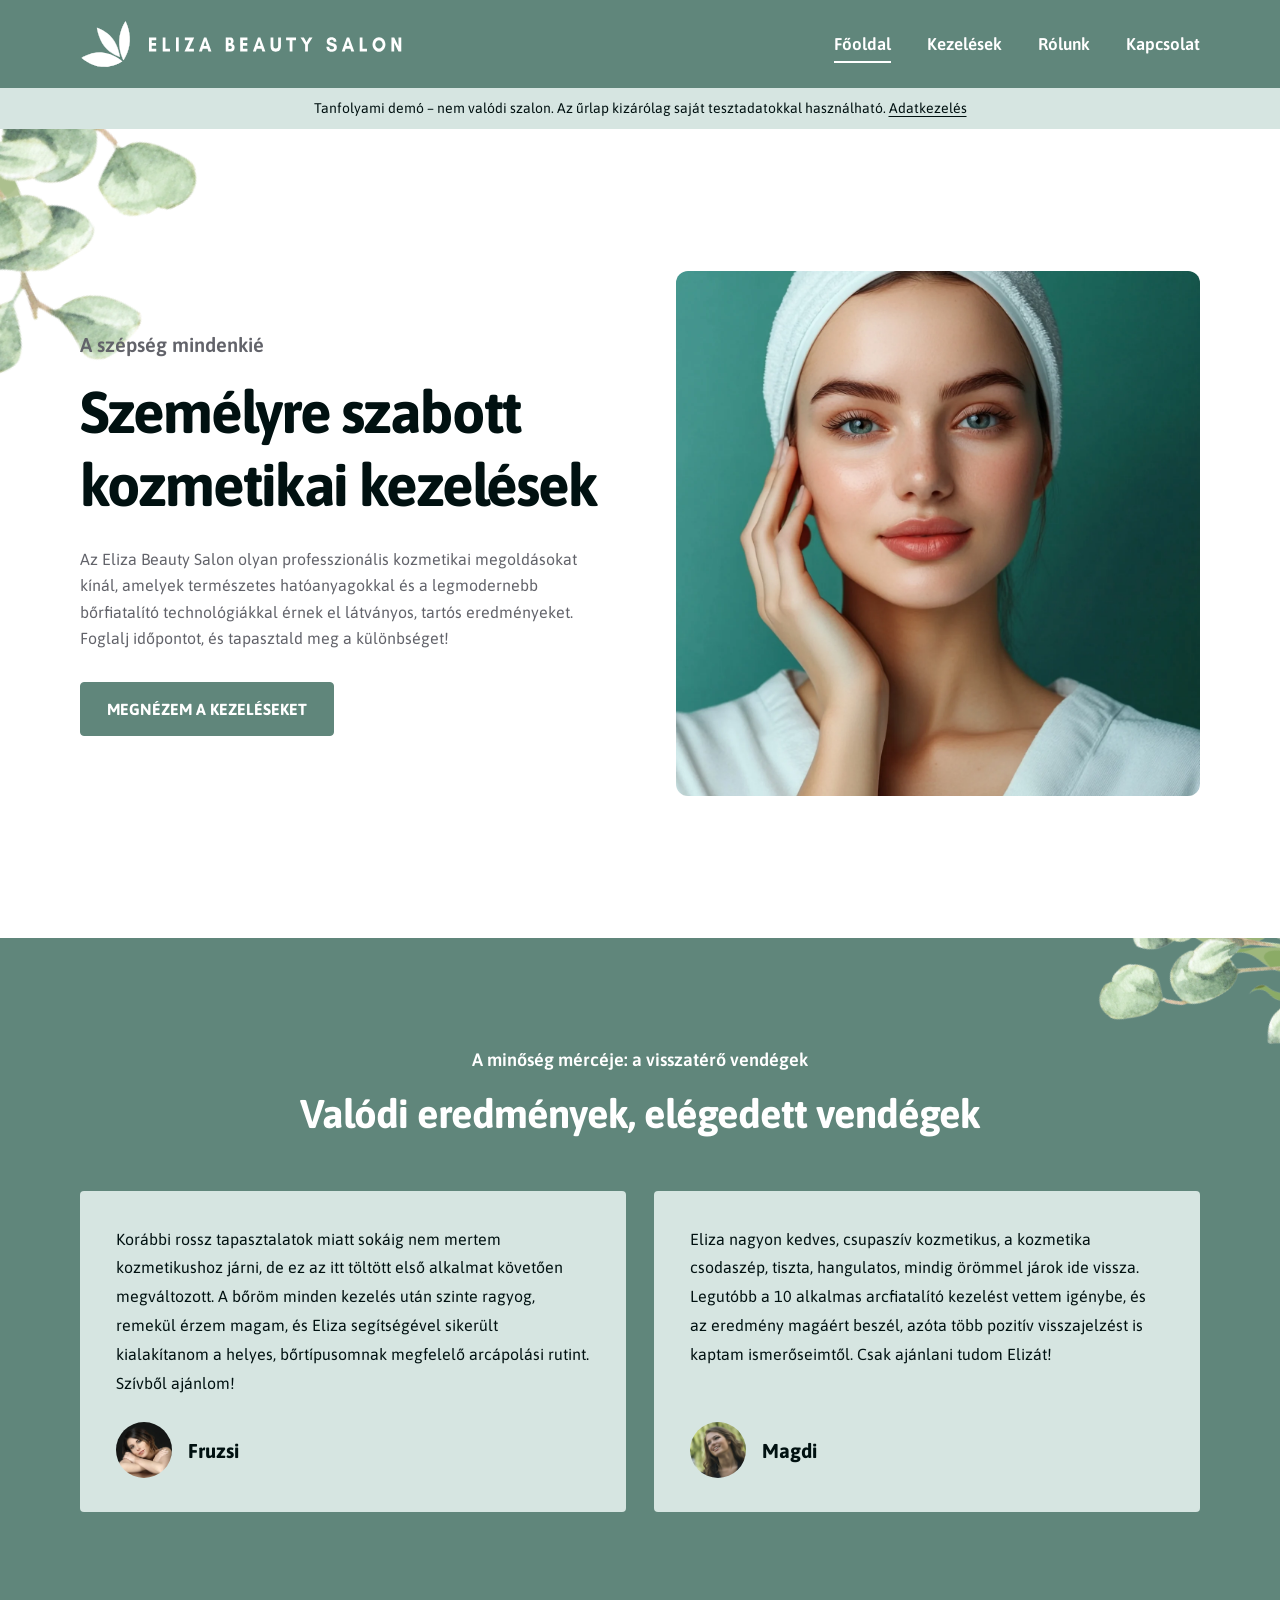
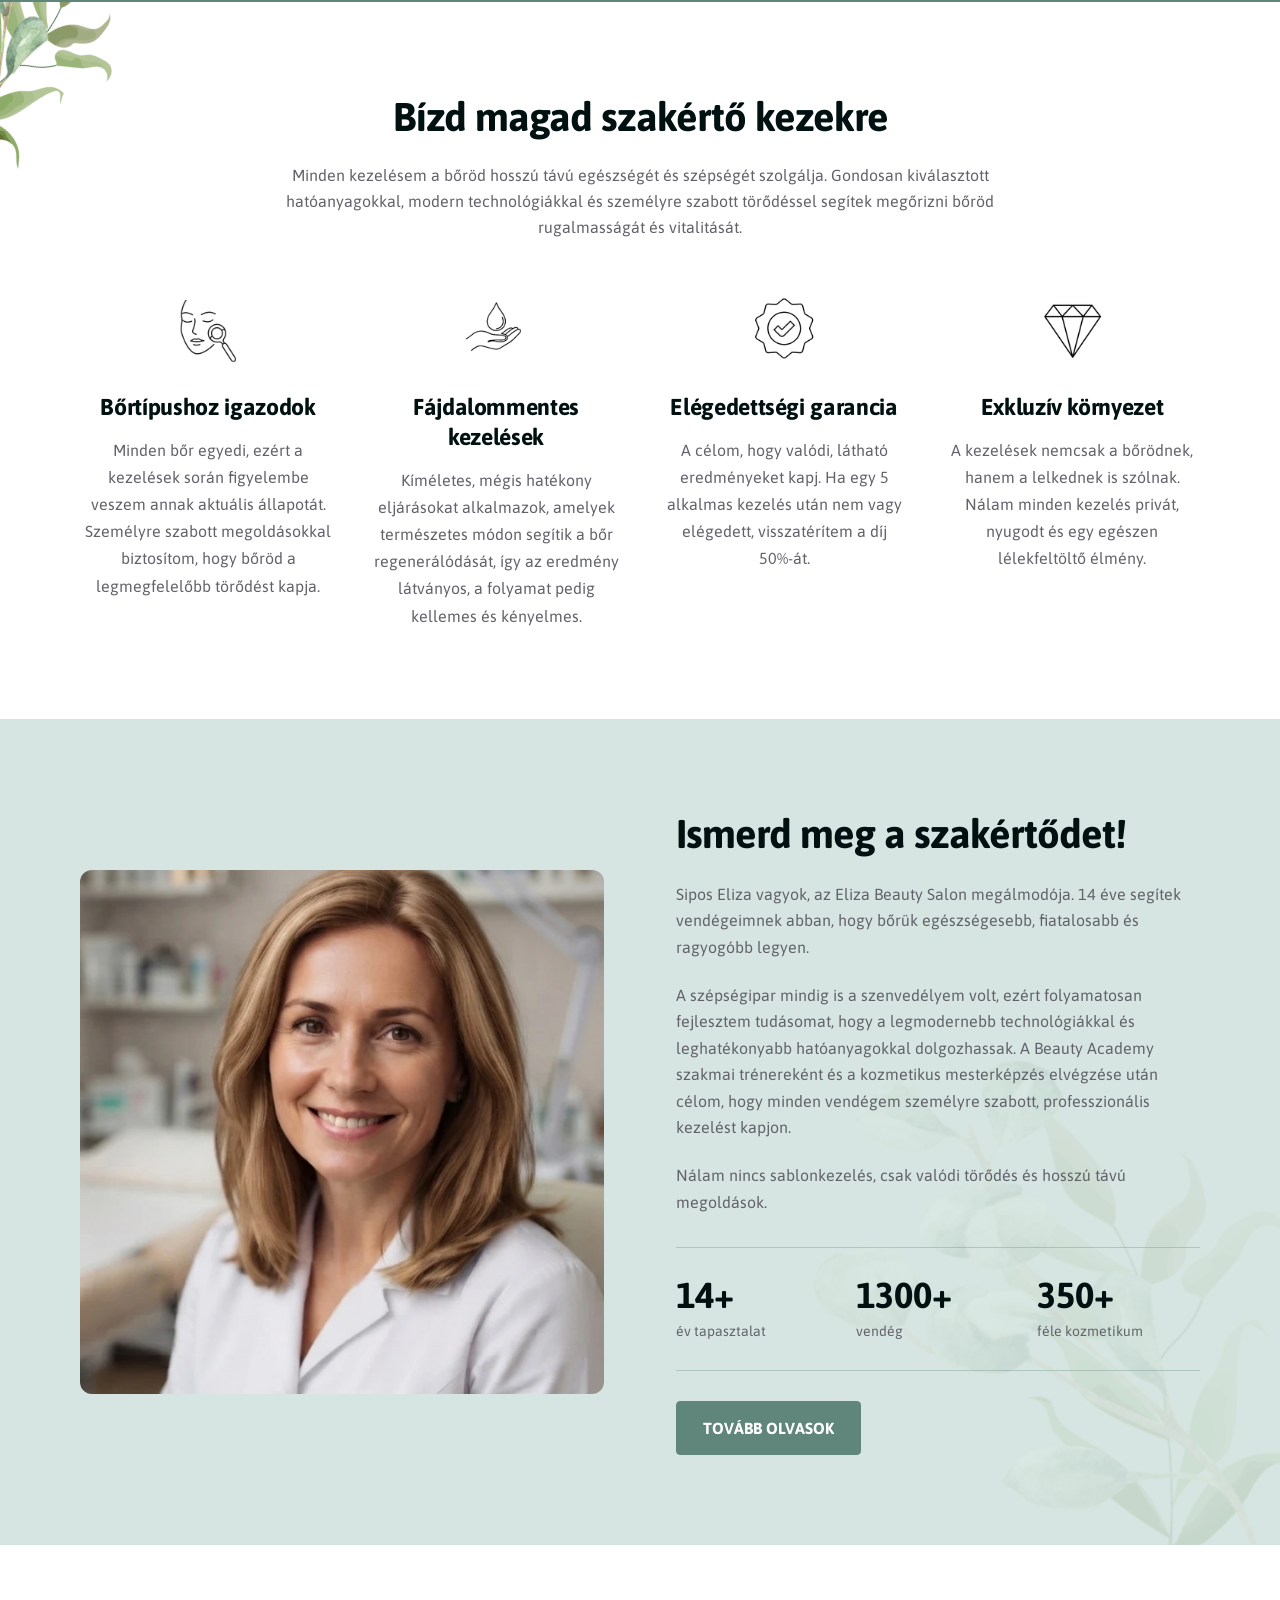
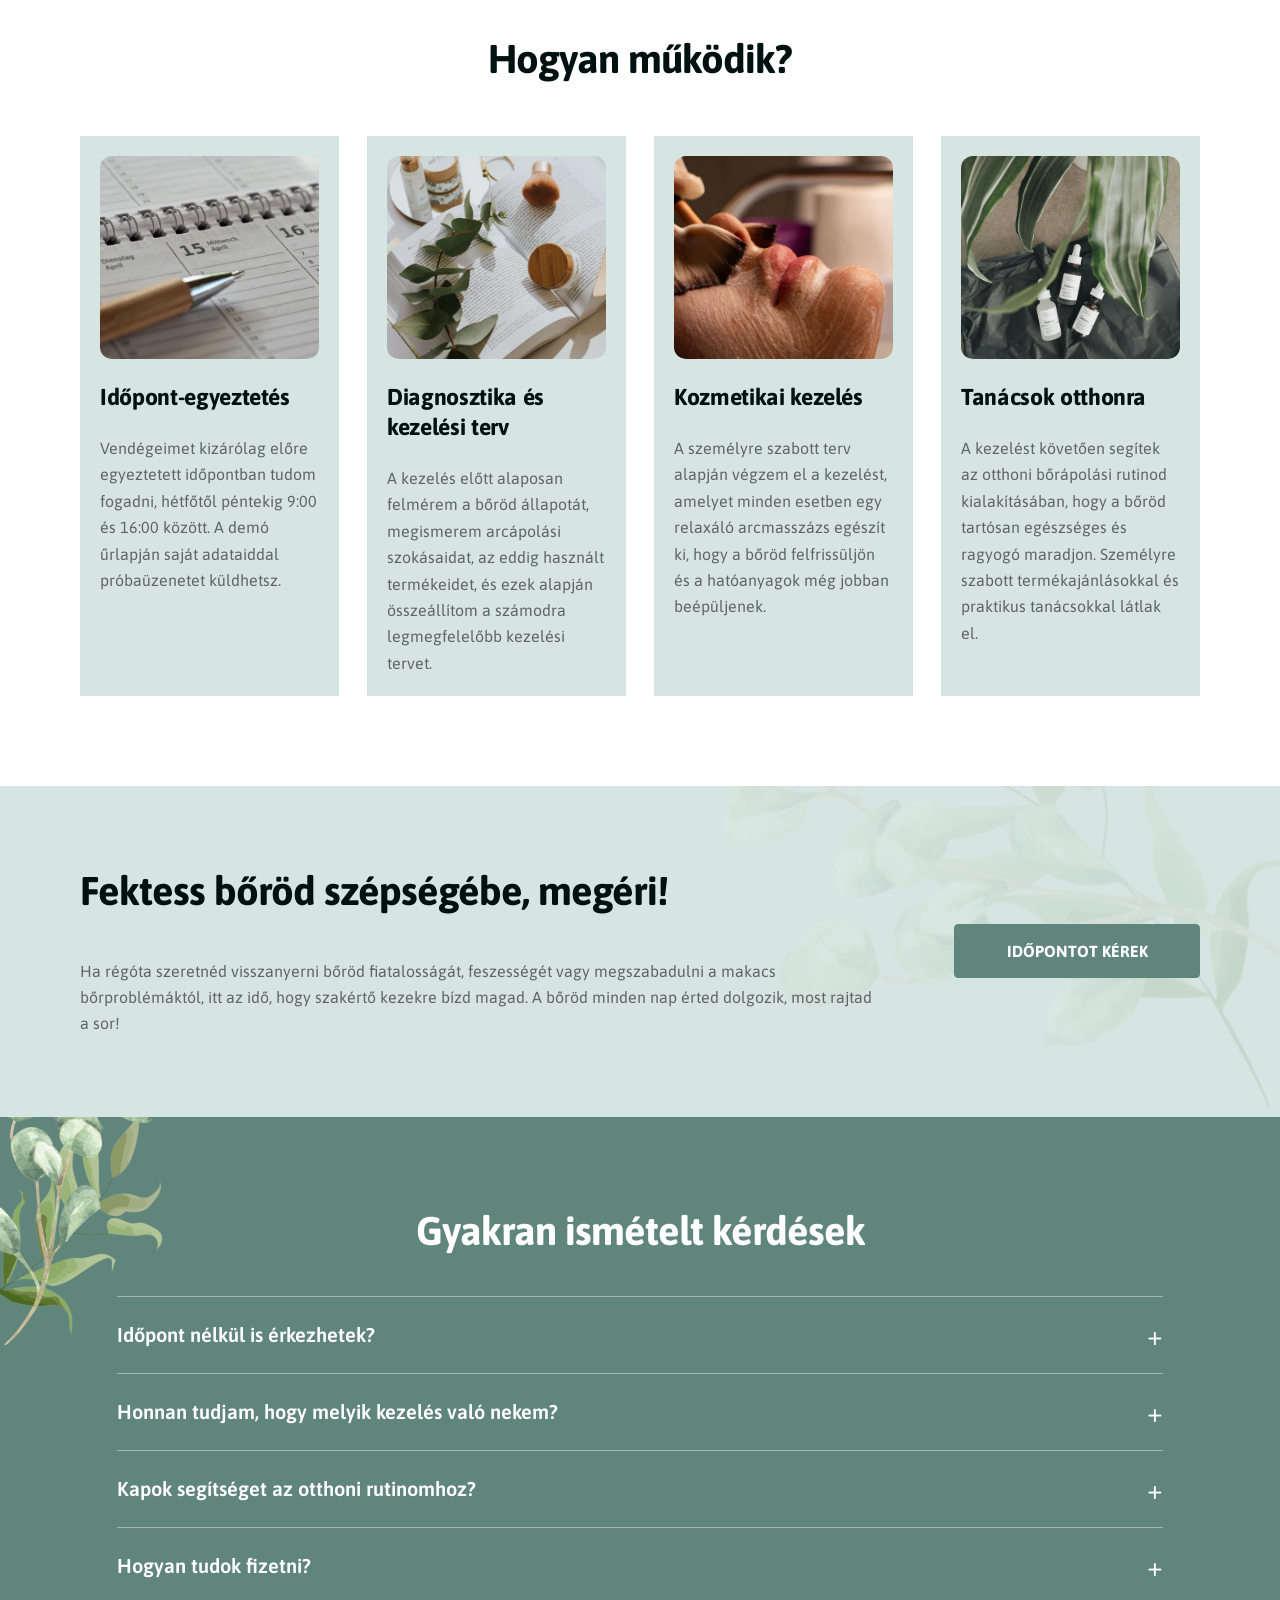
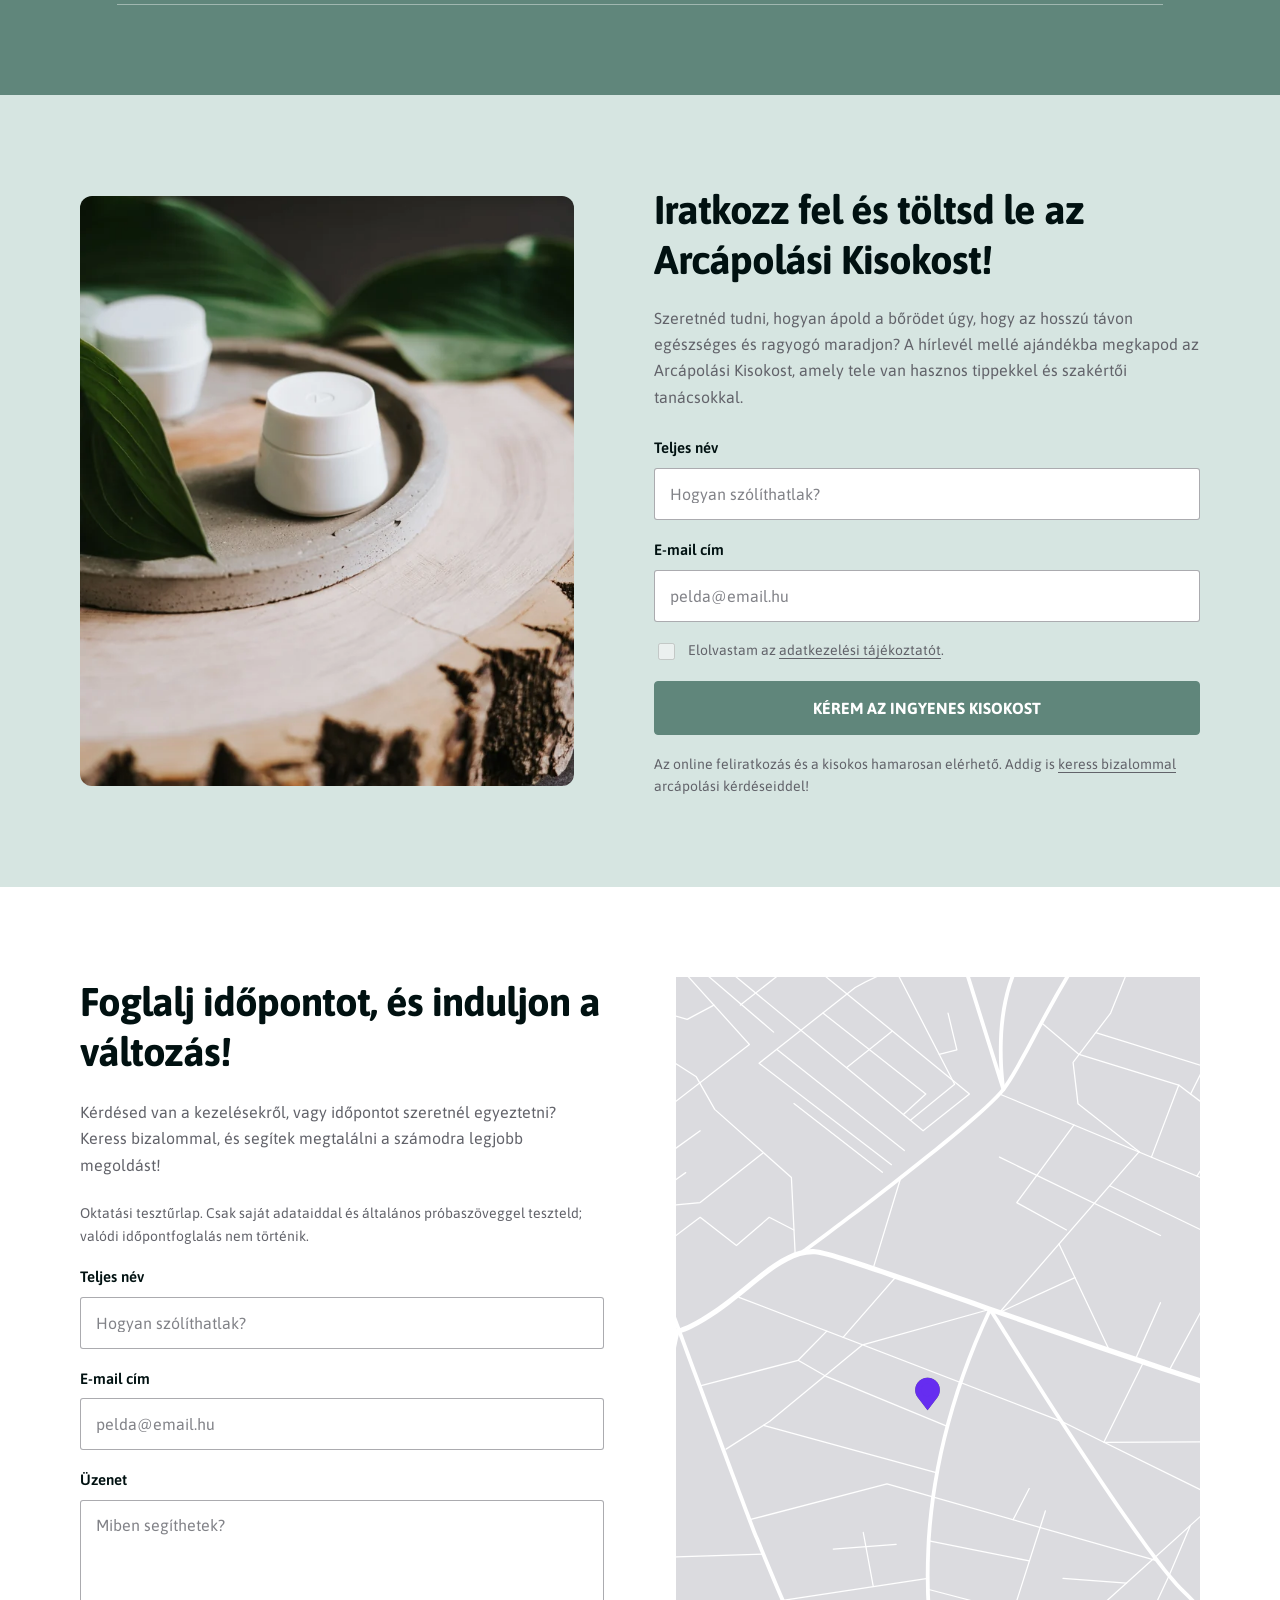
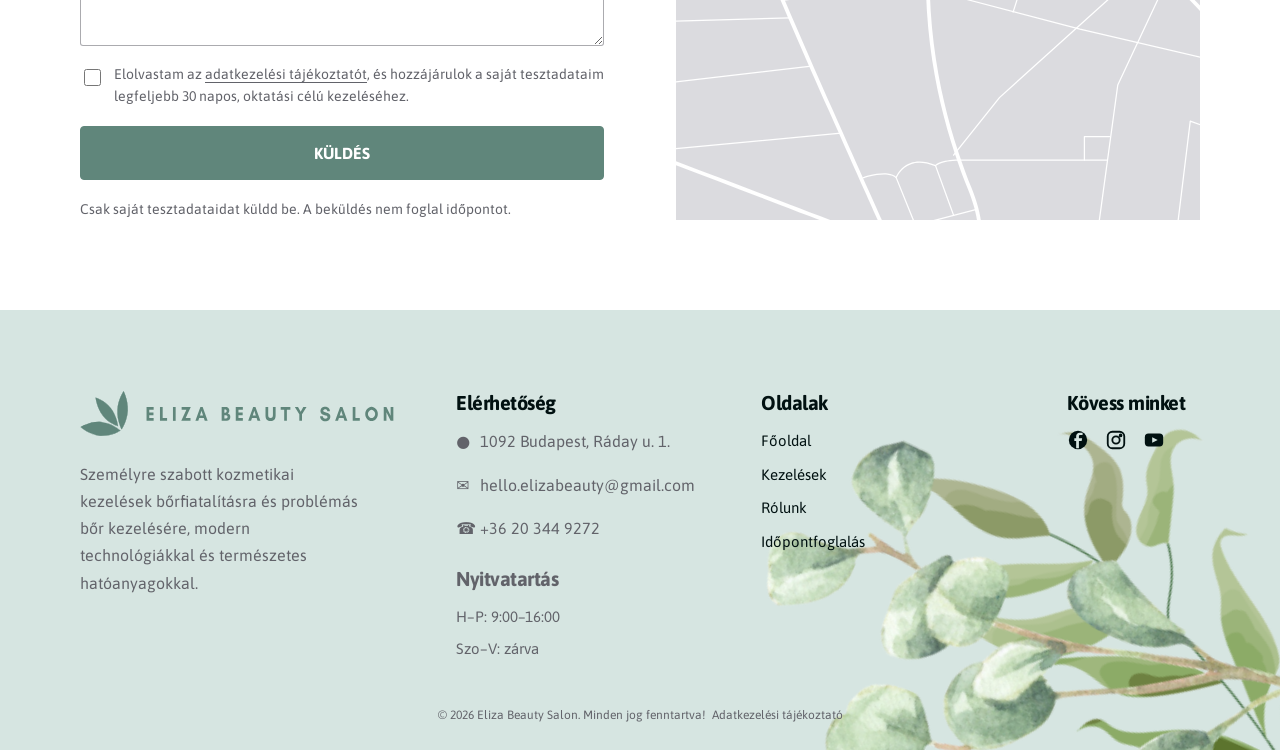
<file: index.html>
<!doctype html>
<html lang="hu"><head>
<meta charset="UTF-8"><meta name="viewport" content="width=device-width,initial-scale=1.0">
<meta name="description" content="Személyre szabott kozmetikai kezelések Sipos Eliza mesterkozmetikussal Budapesten. Természetes hatóanyagok, modern technológiák és személyes odafigyelés."><meta name="theme-color" content="#60867B">
<title>Eliza Beauty Salon | Személyre szabott kozmetikai kezelések</title>
<link rel="icon" href="logók/eliza beauty salon favikon 1.svg" type="image/svg+xml">
<link rel="preconnect" href="https://fonts.googleapis.com"><link rel="preconnect" href="https://fonts.gstatic.com" crossorigin><link href="https://fonts.googleapis.com/css2?family=Asap:wght@400;600;700&display=swap" rel="stylesheet">

<link rel="stylesheet" href="assets/site.css?v=20261103-8"></head>
<body id="oldal-teteje">
<a class="skip-link" href="#tartalom">Ugrás a tartalomhoz</a>
<header class="site-header"><div class="wrap header-inner"><a class="brand" href="#oldal-teteje" aria-label="Eliza Beauty Salon, főoldal"><img src="logók/feher logo.svg" alt="Eliza Beauty Salon" width="328" height="48"></a><button class="menu-toggle" type="button" aria-expanded="false" aria-controls="fo-menu"><span>Menü</span><span class="menu-lines" aria-hidden="true"><i></i><i></i><i></i></span></button><nav class="main-nav" id="fo-menu" aria-label="Fő navigáció"><a href="index.html" aria-current="page">Főoldal</a><a href="kezelesek.html">Kezelések</a><a href="rolunk.html">Rólunk</a><a href="kapcsolat.html">Kapcsolat</a></nav></div></header><aside class="demo-banner" aria-label="Oktatási demó">Tanfolyami demó – nem valódi szalon. Az űrlap kizárólag saját tesztadatokkal használható. <a href="adatkezeles.html">Adatkezelés</a></aside>
<main id="tartalom">
<section class="hero" aria-labelledby="hero-title"><svg class="figma-decor" viewBox="0 0 1440 1" aria-hidden="true" data-figma-node="8:395"><image href="képek/web/figma-leveldekoracio.webp" width="740" height="784" transform="matrix(-.890342 .455291 -.455291 -.890342 517.803 112.028)" preserveAspectRatio="none"/></svg><div class="wrap hero-grid"><div class="hero-copy"><p class="kicker">A szépség mindenkié</p><h1 id="hero-title">Személyre szabott kozmetikai kezelések</h1><p>Az Eliza Beauty Salon olyan professzionális kozmetikai megoldásokat kínál, amelyek természetes hatóanyagokkal és a legmodernebb bőrfiatalító technológiákkal érnek el látványos, tartós eredményeket. Foglalj időpontot, és tapasztald meg a különbséget!</p><a class="button" href="kezelesek.html">Megnézem a kezeléseket</a></div><div class="hero-photo"><img class="portrait" src="képek/web/fooldal-hero-szemelyre-szabott-kezelesek.webp" alt="Friss, ápolt arcbőr, személyre szabott kozmetikai gondoskodás" width="1400" height="1463" fetchpriority="high"></div></div></section>
<section class="section reviews" aria-labelledby="reviews-title"><img class="botanical reviews-botanical" src="képek/web/figma-leveldekoracio.webp" width="452" height="553" alt="" aria-hidden="true" loading="lazy"><div class="wrap"><div class="section-head"><p class="kicker">A minőség mércéje: a visszatérő vendégek</p><h2 id="reviews-title">Valódi eredmények, elégedett vendégek</h2></div><div class="reviews-grid">
<figure class="review"><blockquote>Korábbi rossz tapasztalatok miatt sokáig nem mertem kozmetikushoz járni, de ez az itt töltött első alkalmat követően megváltozott. A bőröm minden kezelés után szinte ragyog, remekül érzem magam, és Eliza segítségével sikerült kialakítanom a helyes, bőrtípusomnak megfelelő arcápolási rutint. Szívből ajánlom!</blockquote><div class="review-person"><img src="képek/web/velemenyek-fruzsi-portre.webp" alt="" width="56" height="56" loading="lazy"><figcaption>Fruzsi</figcaption></div></figure>
<figure class="review"><blockquote>Eliza nagyon kedves, csupaszív kozmetikus, a kozmetika csodaszép, tiszta, hangulatos, mindig örömmel járok ide vissza. Legutóbb a 10 alkalmas arcfiatalító kezelést vettem igénybe, és az eredmény magáért beszél, azóta több pozitív visszajelzést is kaptam ismerőseimtől. Csak ajánlani tudom Elizát!</blockquote><div class="review-person"><img src="képek/web/velemenyek-magdi-portre.webp" alt="" width="56" height="56" loading="lazy"><figcaption>Magdi</figcaption></div></figure>
</div></div></section>
<section class="section benefits" id="kezelesek" aria-labelledby="benefits-title"><img class="botanical benefits-botanical" src="képek/web/figma-leveldekoracio.webp" width="452" height="553" alt="" aria-hidden="true" loading="lazy"><div class="wrap"><div class="section-head"><h2 id="benefits-title">Bízd magad szakértő kezekre</h2><p>Minden kezelésem a bőröd hosszú távú egészségét és szépségét szolgálja. Gondosan kiválasztott hatóanyagokkal, modern technológiákkal és személyre szabott törődéssel segítek megőrizni bőröd rugalmasságát és vitalitását.</p></div><div class="benefit-grid">
<article class="benefit"><img class="benefit-icon" src="képek/ikonok/fooldal-bortipushoz-igazodok-ikon.png" alt="" width="76" height="76" loading="lazy"><h3>Bőrtípushoz igazodok</h3><p>Minden bőr egyedi, ezért a kezelések során figyelembe veszem annak aktuális állapotát. Személyre szabott megoldásokkal biztosítom, hogy bőröd a legmegfelelőbb törődést kapja.</p></article>
<article class="benefit"><img class="benefit-icon" src="képek/ikonok/fooldal-fajdalommentes-kezelesek-ikon.png" alt="" width="76" height="76" loading="lazy"><h3>Fájdalommentes kezelések</h3><p>Kíméletes, mégis hatékony eljárásokat alkalmazok, amelyek természetes módon segítik a bőr regenerálódását, így az eredmény látványos, a folyamat pedig kellemes és kényelmes.</p></article>
<article class="benefit"><img class="benefit-icon" src="képek/ikonok/fooldal-elegedettsegi-garancia-ikon.png" alt="" width="76" height="76" loading="lazy"><h3>Elégedettségi garancia</h3><p>A célom, hogy valódi, látható eredményeket kapj. Ha egy 5 alkalmas kezelés után nem vagy elégedett, visszatérítem a díj 50%-át.</p></article>
<article class="benefit"><img class="benefit-icon" src="képek/ikonok/fooldal-exkluziv-kornyezet-ikon.png" alt="" width="76" height="76" loading="lazy"><h3>Exkluzív környezet</h3><p>A kezelések nemcsak a bőrödnek, hanem a lelkednek is szólnak. Nálam minden kezelés privát, nyugodt és egy egészen lélekfeltöltő élmény.</p></article>
</div></div></section>
<section class="section about" id="rolam" aria-labelledby="about-title"><img class="botanical about-botanical" src="képek/web/figma-leveldekoracio.webp" width="452" height="553" alt="" aria-hidden="true" loading="lazy"><div class="wrap about-grid"><figure class="about-photo"><img src="képek/web/fooldal-bemutatkozas-eliza-portre.webp" alt="Sipos Eliza mesterkozmetikus a szalonban" width="624" height="825" loading="lazy"></figure><div class="about-copy"><h2 id="about-title">Ismerd meg a szakértődet!</h2><p>Sipos Eliza vagyok, az Eliza Beauty Salon megálmodója. 14 éve segítek vendégeimnek abban, hogy bőrük egészségesebb, fiatalosabb és ragyogóbb legyen.</p><p>A szépségipar mindig is a szenvedélyem volt, ezért folyamatosan fejlesztem tudásomat, hogy a legmodernebb technológiákkal és leghatékonyabb hatóanyagokkal dolgozhassak. A Beauty Academy szakmai trénereként és a kozmetikus mesterképzés elvégzése után célom, hogy minden vendégem személyre szabott, professzionális kezelést kapjon.</p><p>Nálam nincs sablonkezelés, csak valódi törődés és hosszú távú megoldások.</p><div class="stats" aria-label="A szalon számokban"><div class="stat"><strong>14+</strong><span>év tapasztalat</span></div><div class="stat"><strong>1300+</strong><span>vendég</span></div><div class="stat"><strong>350+</strong><span>féle kozmetikum</span></div></div><a class="button button-outline" href="rolunk.html">Tovább olvasok</a></div></div></section>
<section class="section process" id="folyamat" aria-labelledby="process-title"><div class="wrap"><div class="section-head"><h2 id="process-title">Hogyan működik?</h2></div><div class="process-grid">
<article class="process-step"><div class="process-photo"><img src="képek/web/folyamat-01-idopont-egyeztetes.webp" alt="Időpont-egyeztetés a kozmetikai kezelés előtt" width="400" height="320" loading="lazy"></div><h3>Időpont-egyeztetés</h3><p>Vendégeimet kizárólag előre egyeztetett időpontban tudom fogadni, hétfőtől péntekig 9:00 és 16:00 között. A demó űrlapján saját adataiddal próbaüzenetet küldhetsz.</p></article>
<article class="process-step"><div class="process-photo"><img src="képek/web/folyamat-02-diagnosztika-kezelesi-terv.webp" alt="Bőrdiagnosztika és a személyre szabott kezelés előkészítése" width="400" height="320" loading="lazy"></div><h3>Diagnosztika és kezelési terv</h3><p>A kezelés előtt alaposan felmérem a bőröd állapotát, megismerem arcápolási szokásaidat, az eddig használt termékeidet, és ezek alapján összeállítom a számodra legmegfelelőbb kezelési tervet.</p></article>
<article class="process-step"><div class="process-photo"><img src="képek/web/folyamat-03-kozmetikai-kezeles.webp" alt="Kíméletes kozmetikai arckezelés" width="400" height="320" loading="lazy"></div><h3>Kozmetikai kezelés</h3><p>A személyre szabott terv alapján végzem el a kezelést, amelyet minden esetben egy relaxáló arcmasszázs egészít ki, hogy a bőröd felfrissüljön és a hatóanyagok még jobban beépüljenek.</p></article>
<article class="process-step"><div class="process-photo"><img src="képek/web/folyamat-04-tanacsok-otthonra.webp" alt="Arcápolási termékek az otthoni bőrápolási rutinhoz" width="400" height="320" loading="lazy"></div><h3>Tanácsok otthonra</h3><p>A kezelést követően segítek az otthoni bőrápolási rutinod kialakításában, hogy a bőröd tartósan egészséges és ragyogó maradjon. Személyre szabott termékajánlásokkal és praktikus tanácsokkal látlak el.</p></article>
</div></div></section>
<section class="invitation" aria-labelledby="invitation-title"><img class="botanical invitation-botanical" src="képek/web/figma-leveldekoracio.webp" width="452" height="553" alt="" aria-hidden="true" loading="lazy"><div class="wrap"><div class="invitation-content"><h2 id="invitation-title">Fektess bőröd szépségébe, megéri!</h2><p>Ha régóta szeretnéd visszanyerni bőröd fiatalosságát, feszességét vagy megszabadulni a makacs bőrproblémáktól, itt az idő, hogy szakértő kezekre bízd magad. A bőröd minden nap érted dolgozik, most rajtad a sor!</p><a class="button button-light" href="#kapcsolat">Időpontot kérek</a></div></div></section>
<section class="section faq" aria-labelledby="faq-title"><img class="botanical faq-botanical" src="képek/web/figma-leveldekoracio.webp" width="452" height="553" alt="" aria-hidden="true" loading="lazy"><div class="wrap faq-grid"><div class="faq-intro"><h2 id="faq-title">Gyakran ismételt kérdések</h2></div><div class="faq-list">
<details><summary>Időpont nélkül is érkezhetek?</summary><p>Nem, a kozmetikámban kizárólag időpontra fogadok vendégeket.</p></details>
<details><summary>Honnan tudjam, hogy melyik kezelés való nekem?</summary><p>Az első találkozás alkalmával a kezelés előtt diagnosztizálom a bőrödet, és felvázolom a kezelési tervet.</p></details>
<details><summary>Kapok segítséget az otthoni rutinomhoz?</summary><p>Igen, természetesen! Az első alkalmat követően elmondom, hogy mire figyelj a mindennapokban, milyen termékeket használj, hogy a bőröd a lehető legjobb törődést kapja.</p></details>
<details><summary>Hogyan tudok fizetni?</summary><p>Bankkártyával és készpénzzel is fizethetsz a szalonban.</p></details>
</div></div></section>
<section class="section newsletter" aria-labelledby="newsletter-title"><div class="wrap newsletter-grid"><div class="newsletter-art"><img src="képek/web/fooldal-hirlevel-arcapolasi-kisokos.webp" alt="Természetes arcápolás és szépségápolási inspiráció" width="700" height="800" loading="lazy"></div><div class="newsletter-copy"><h2 id="newsletter-title">Iratkozz fel és töltsd le az Arcápolási Kisokost!</h2><p>Szeretnéd tudni, hogyan ápold a bőrödet úgy, hogy az hosszú távon egészséges és ragyogó maradjon? A hírlevél mellé ajándékba megkapod az Arcápolási Kisokost, amely tele van hasznos tippekkel és szakértői tanácsokkal.</p><form class="form-grid" aria-label="Hírlevél-feliratkozás" aria-describedby="newsletter-status" onsubmit="return false">
<div class="field"><label for="newsletter-name">Teljes név</label><input id="newsletter-name" type="text" autocomplete="name" placeholder="Hogyan szólíthatlak?"></div><div class="field"><label for="newsletter-email">E-mail cím</label><input id="newsletter-email" type="email" autocomplete="email" placeholder="pelda@email.hu"></div><label class="checkbox-line"><input type="checkbox" disabled><span>Elolvastam az <a href="adatkezeles.html">adatkezelési tájékoztatót</a>.</span></label><button class="button" type="button" disabled>Kérem az ingyenes kisokost</button><p class="unavailable-note" id="newsletter-status">Az online feliratkozás és a kisokos hamarosan elérhető. Addig is <a href="#kapcsolat">keress bizalommal</a> arcápolási kérdéseiddel!</p>
</form></div></div></section>
<section class="section contact" id="kapcsolat" aria-labelledby="contact-title"><div class="wrap contact-grid"><div class="contact-copy"><h2 id="contact-title">Foglalj időpontot, és induljon a változás!</h2><p>Kérdésed van a kezelésekről, vagy időpontot szeretnél egyeztetni? Keress bizalommal, és segítek megtalálni a számodra legjobb megoldást!</p><form class="form-grid appointment-form" name="idopont-fooldal" method="POST" action="/koszonjuk.html" data-netlify="true" netlify-honeypot="bot-field" aria-label="Időpontkérés" aria-describedby="contact-status"><input type="hidden" name="form-name" value="idopont-fooldal"><input type="hidden" name="source" value="fooldal"><p hidden><label>Hagyd üresen: <input name="bot-field" tabindex="-1" autocomplete="off"></label></p><p class="form-demo-note">Oktatási tesztűrlap. Csak saját adataiddal és általános próbaszöveggel teszteld; valódi időpontfoglalás nem történik.</p>
<div class="field"><label for="contact-name">Teljes név</label><input id="contact-name" type="text" name="name" autocomplete="name" required maxlength="100" placeholder="Hogyan szólíthatlak?"></div><div class="field"><label for="contact-email">E-mail cím</label><input id="contact-email" type="email" name="email" required maxlength="254" autocomplete="email" placeholder="pelda@email.hu"></div><div class="field"><label for="contact-message">Üzenet</label><textarea id="contact-message" name="message" required maxlength="3000" rows="5" placeholder="Miben segíthetek?"></textarea></div><label class="checkbox-line"><input id="contact-privacy" type="checkbox" name="adatkezeles" value="elfogadva" required><span>Elolvastam az <a href="adatkezeles.html" target="_blank" rel="noopener">adatkezelési tájékoztatót</a>, és hozzájárulok a saját tesztadataim legfeljebb 30 napos, oktatási célú kezeléséhez.</span></label><button class="button" type="submit">Küldés</button><p class="form-status" id="contact-status" role="status" aria-live="polite">A küldés az éles Netlify-oldalon működik. Helyi előnézetből nem továbbítunk adatot.</p>
</form></div><a class="contact-map" href="https://www.google.com/maps/search/?api=1&amp;query=1092+Budapest+Raday+utca+1" target="_blank" rel="noopener" aria-label="A szalon címe a Google Térképen"><img src="képek/kapcsolat/terkep-figma.svg" alt="A Figma-terv térképillusztrációja a szalon helyjelölőjével" width="590" height="667" loading="lazy"></a></div></section>
</main>
<footer class="site-footer"><img class="botanical footer-botanical" src="képek/web/figma-leveldekoracio.webp" width="452" height="553" alt="" aria-hidden="true" loading="lazy"><div class="wrap"><div class="footer-grid"><div class="footer-brand"><a href="#oldal-teteje" aria-label="Eliza Beauty Salon, vissza az oldal tetejére"><img src="logók/zold logo.svg" alt="Eliza Beauty Salon" width="319" height="47" loading="lazy"></a><p>Személyre szabott kozmetikai kezelések bőrfiatalításra és problémás bőr kezelésére, modern technológiákkal és természetes hatóanyagokkal.</p></div><div><h2 class="footer-heading">Elérhetőség</h2><address class="footer-address"><span><span aria-hidden="true">●</span> 1092 Budapest, Ráday u. 1.</span><a href="mailto:hello.elizabeauty@gmail.com"><span aria-hidden="true">✉</span> hello.elizabeauty@gmail.com</a><a href="tel:+36203449272"><span aria-hidden="true">☎</span> +36 20 344 9272</a></address><div class="footer-hours"><h2 class="footer-heading">Nyitvatartás</h2><p>H–P: 9:00–16:00</p><p>Szo–V: zárva</p><small>Kizárólag előre egyeztetett időpontban.</small></div></div><nav aria-label="Lábléc navigáció"><h2 class="footer-heading">Oldalak</h2><div class="footer-links"><a href="index.html" aria-current="page">Főoldal</a><a href="kezelesek.html">Kezelések</a><a href="rolunk.html">Rólunk</a><a href="kapcsolat.html">Időpontfoglalás</a></div></nav><div class="footer-social"><h2 class="footer-heading">Kövess minket</h2><div class="social-icons" aria-label="Közösségi felületek, profilhivatkozások még nincsenek megadva"><span title="Facebook"><svg viewBox="0 0 24 24" role="img" aria-label="Facebook"><circle cx="12" cy="12" r="10" fill="currentColor"/><path d="M13 21v-8h3l.5-3H13V8c0-1 .5-1.5 1.5-1.5H17V4h-3c-3 0-4 2-4 4v2H8v3h2v8" fill="#D6E5E1"/></svg></span><span title="Instagram"><svg viewBox="0 0 24 24" fill="none" stroke="currentColor" stroke-width="2" role="img" aria-label="Instagram"><rect x="3" y="3" width="18" height="18" rx="5"/><circle cx="12" cy="12" r="4"/><circle cx="17" cy="7" r="1"/></svg></span><span title="YouTube"><svg viewBox="0 0 24 24" role="img" aria-label="YouTube"><rect x="2" y="5" width="20" height="14" rx="4" fill="currentColor"/><path d="m10 9 6 3-6 3z" fill="#D6E5E1"/></svg></span></div></div></div><div class="footer-bottom"><p>© 2026 Eliza Beauty Salon. Minden jog fenntartva!</p><div class="bottom-right"><a class="privacy-note" href="adatkezeles.html">Adatkezelési tájékoztató</a><a class="to-top" href="#oldal-teteje" aria-label="Vissza az oldal tetejére">↑</a></div></div></div></footer>
<script src="assets/site.js?v=20261103-3" defer></script>
</body></html>
</file>
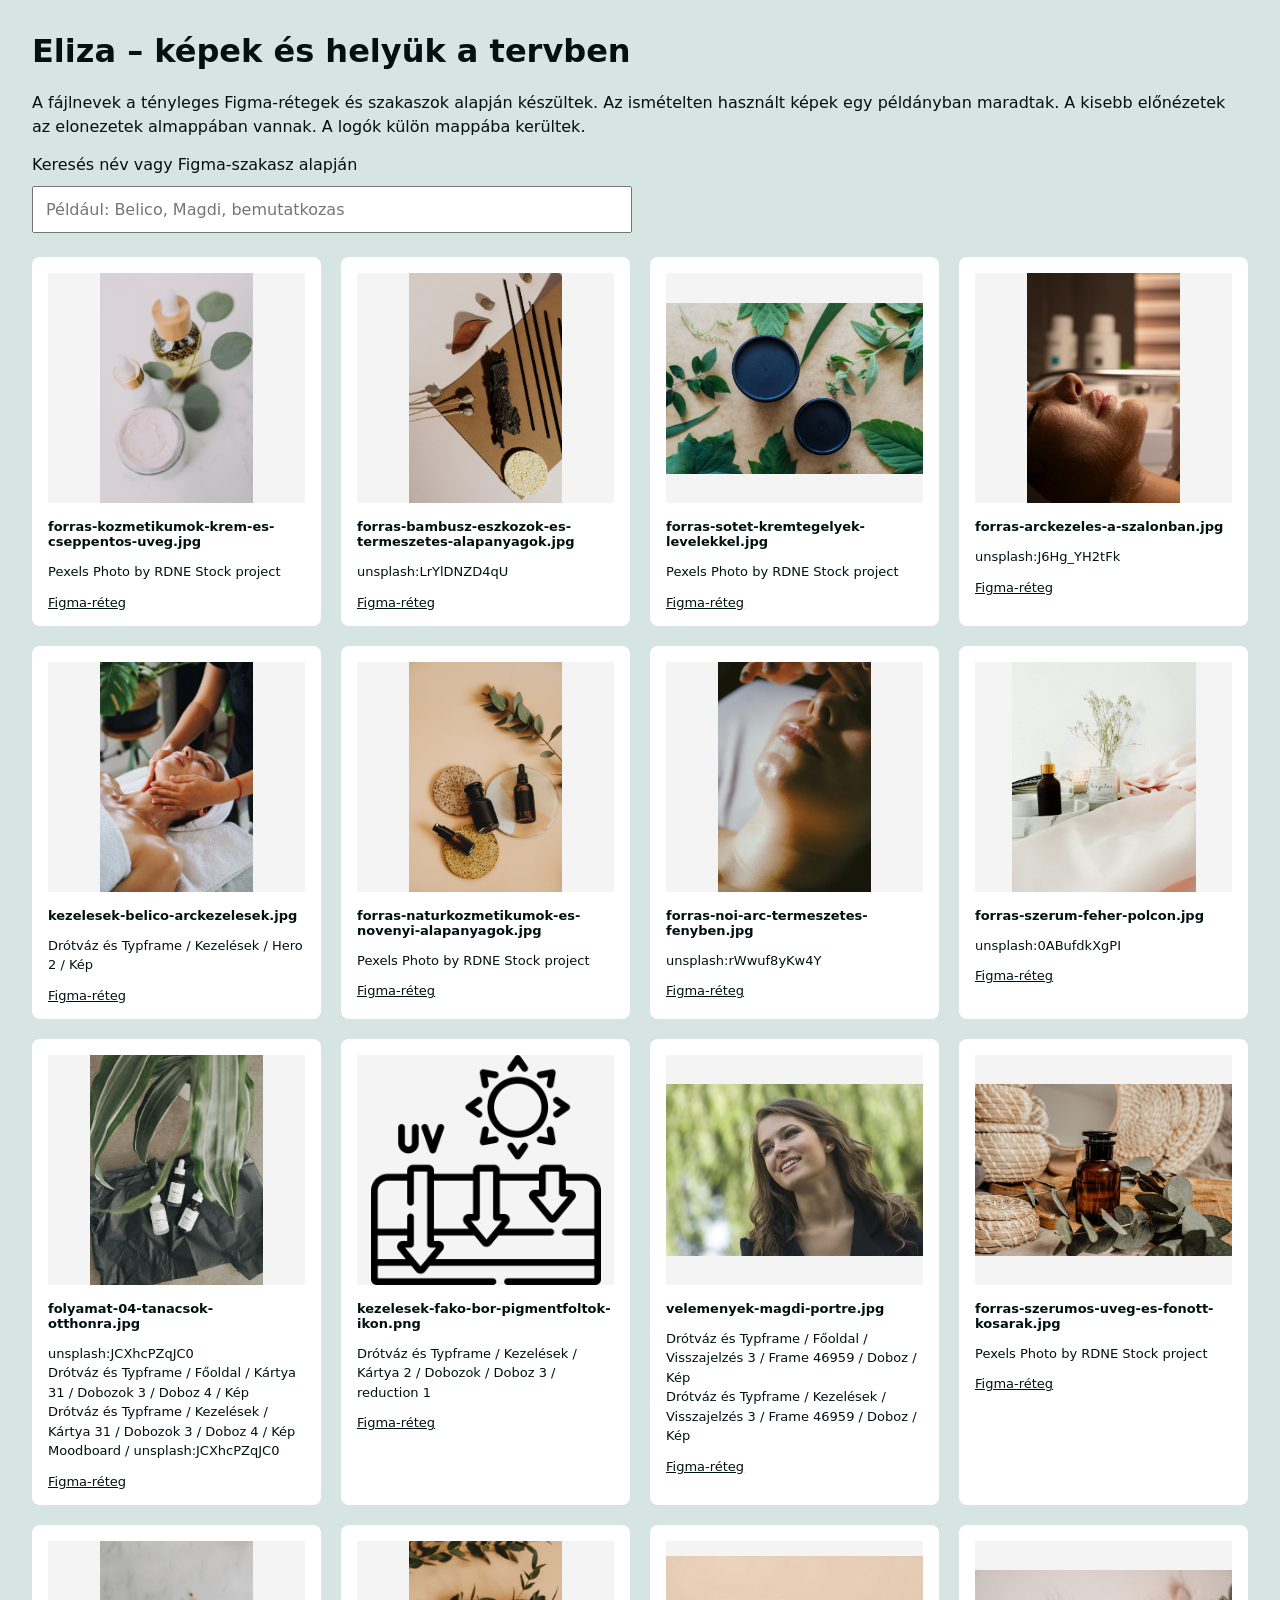
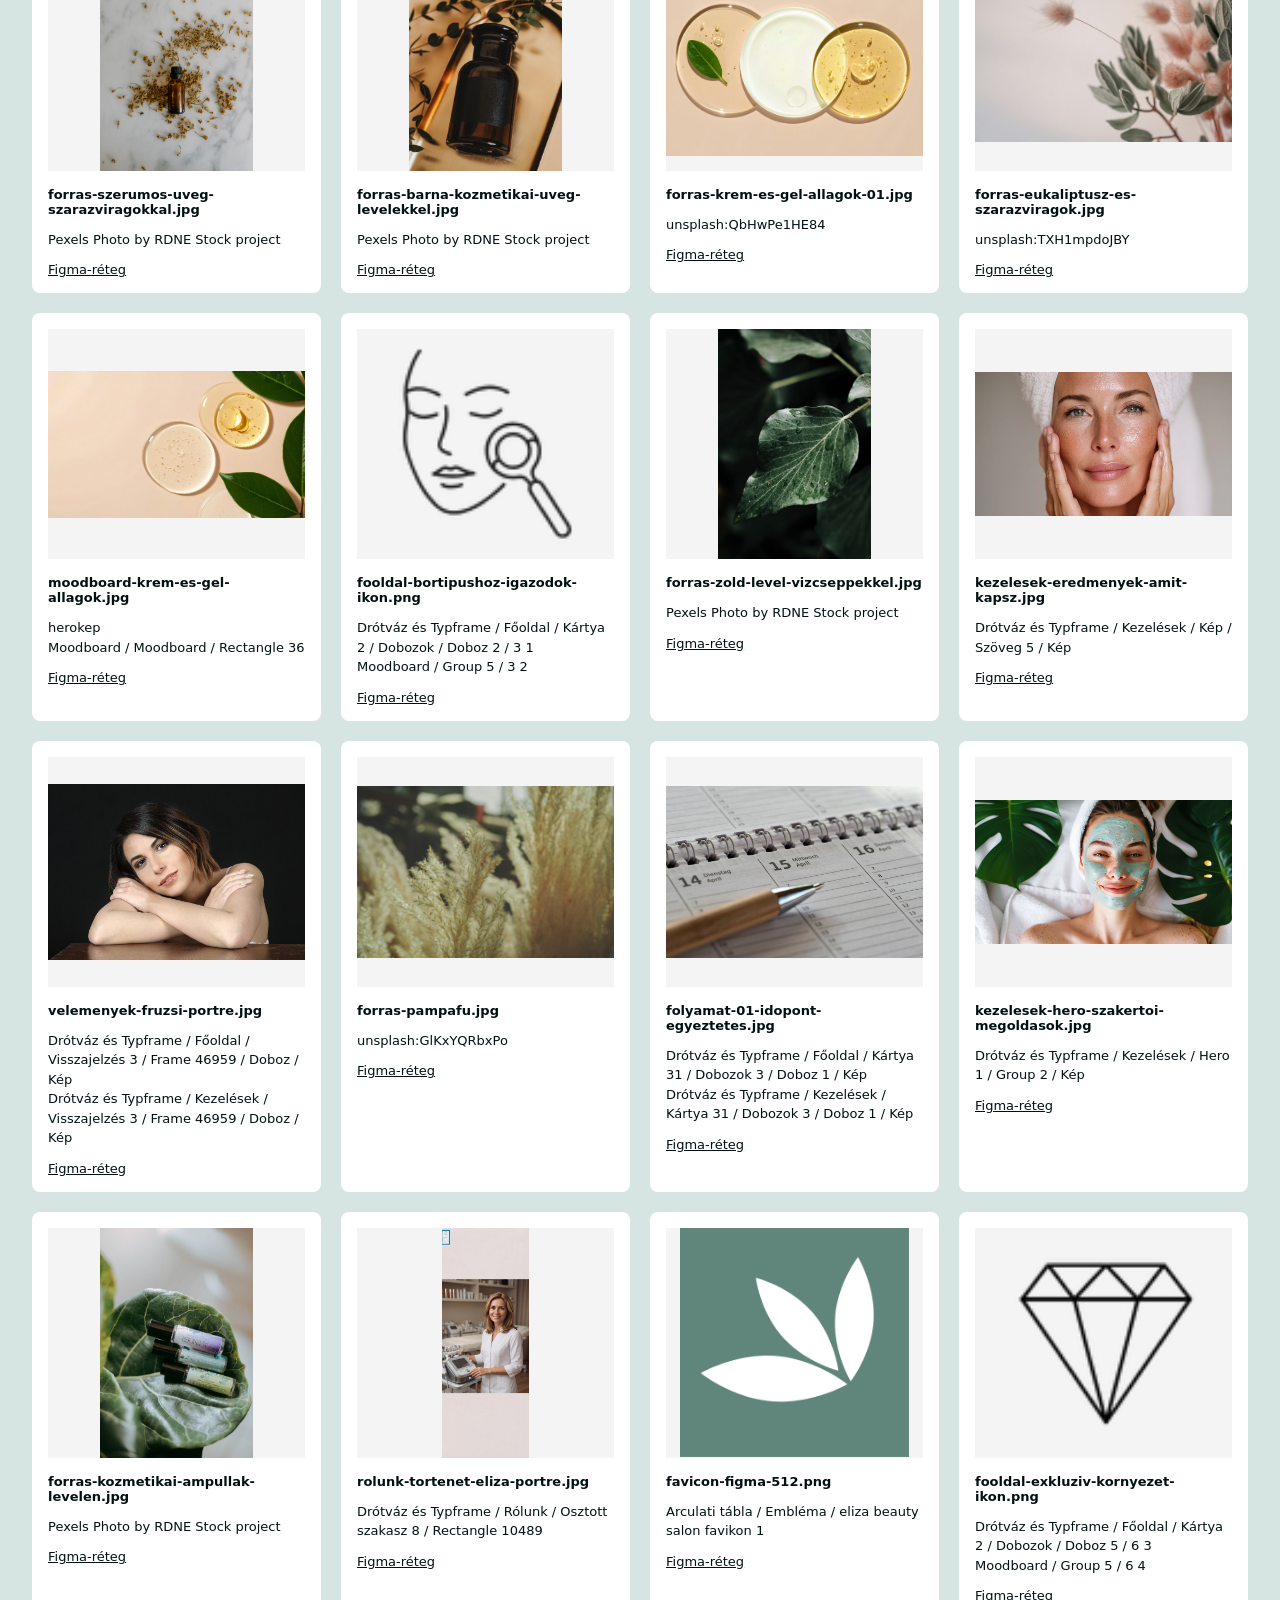
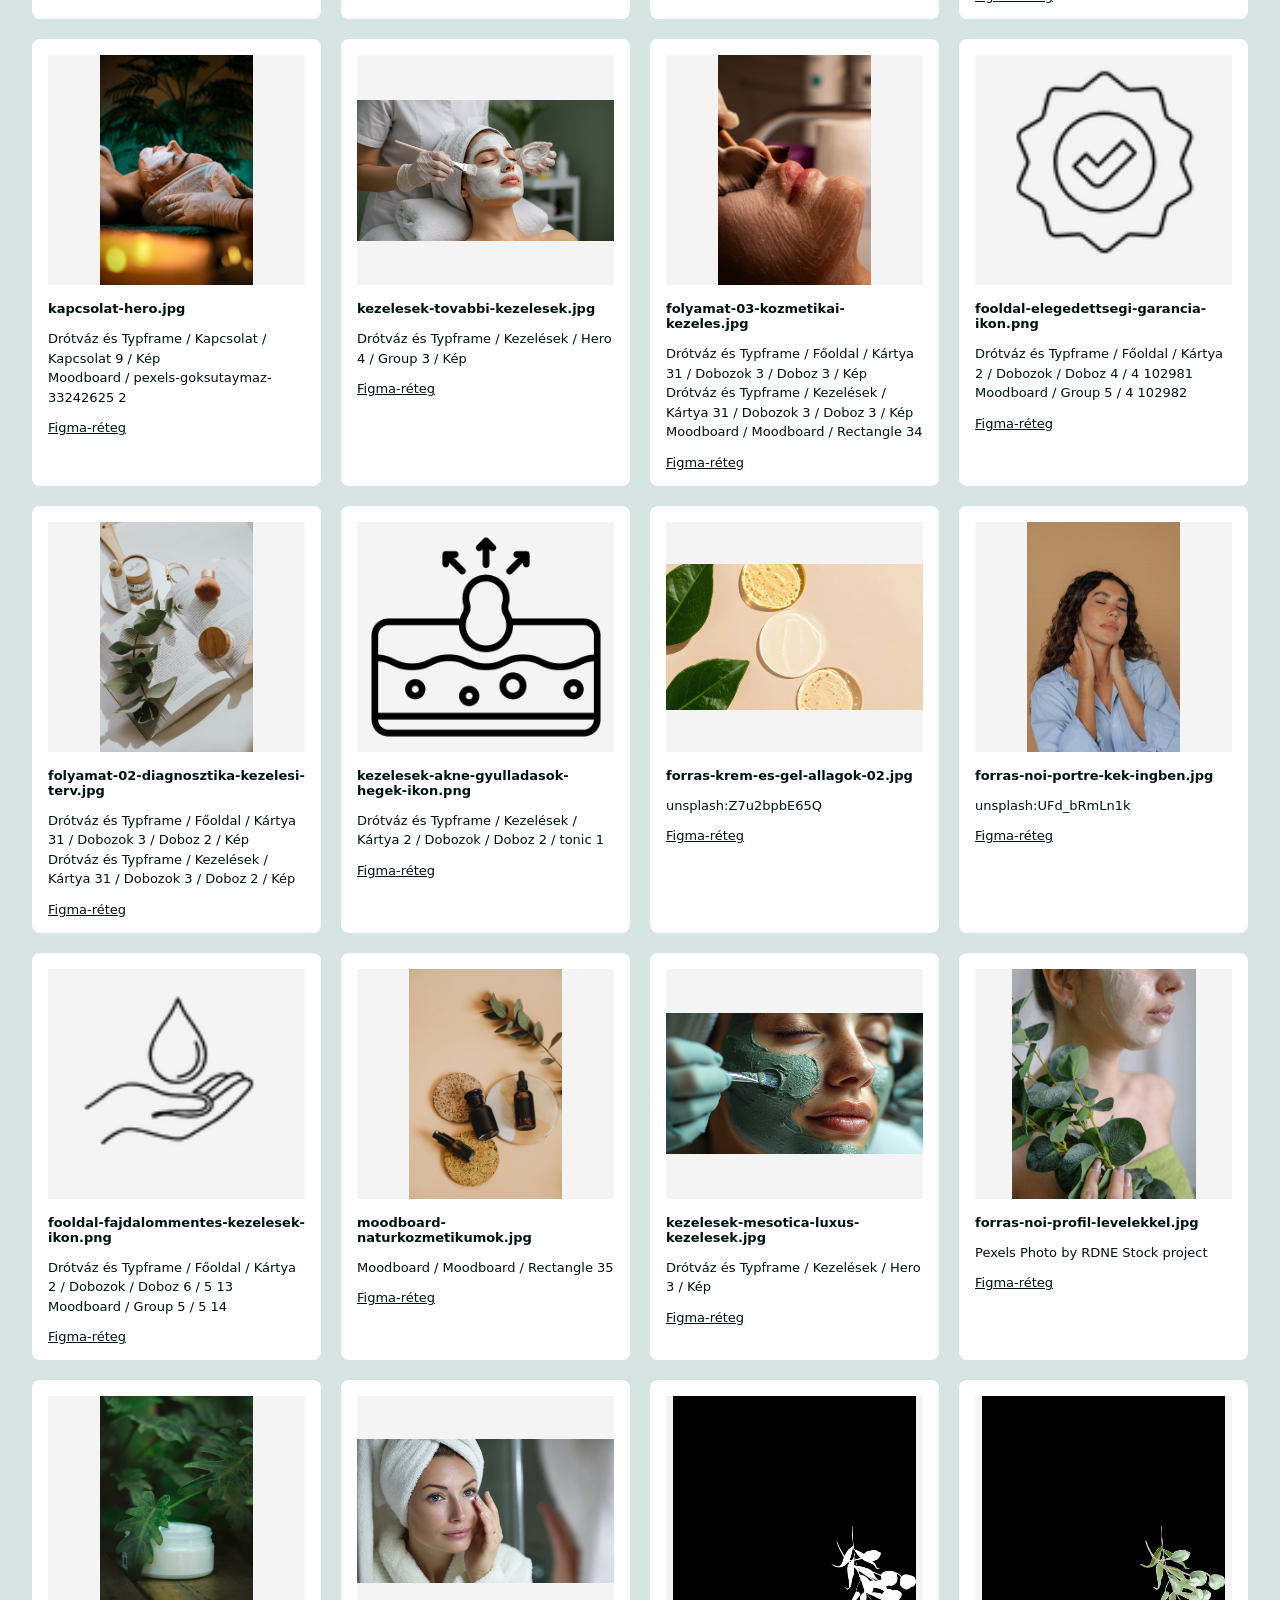
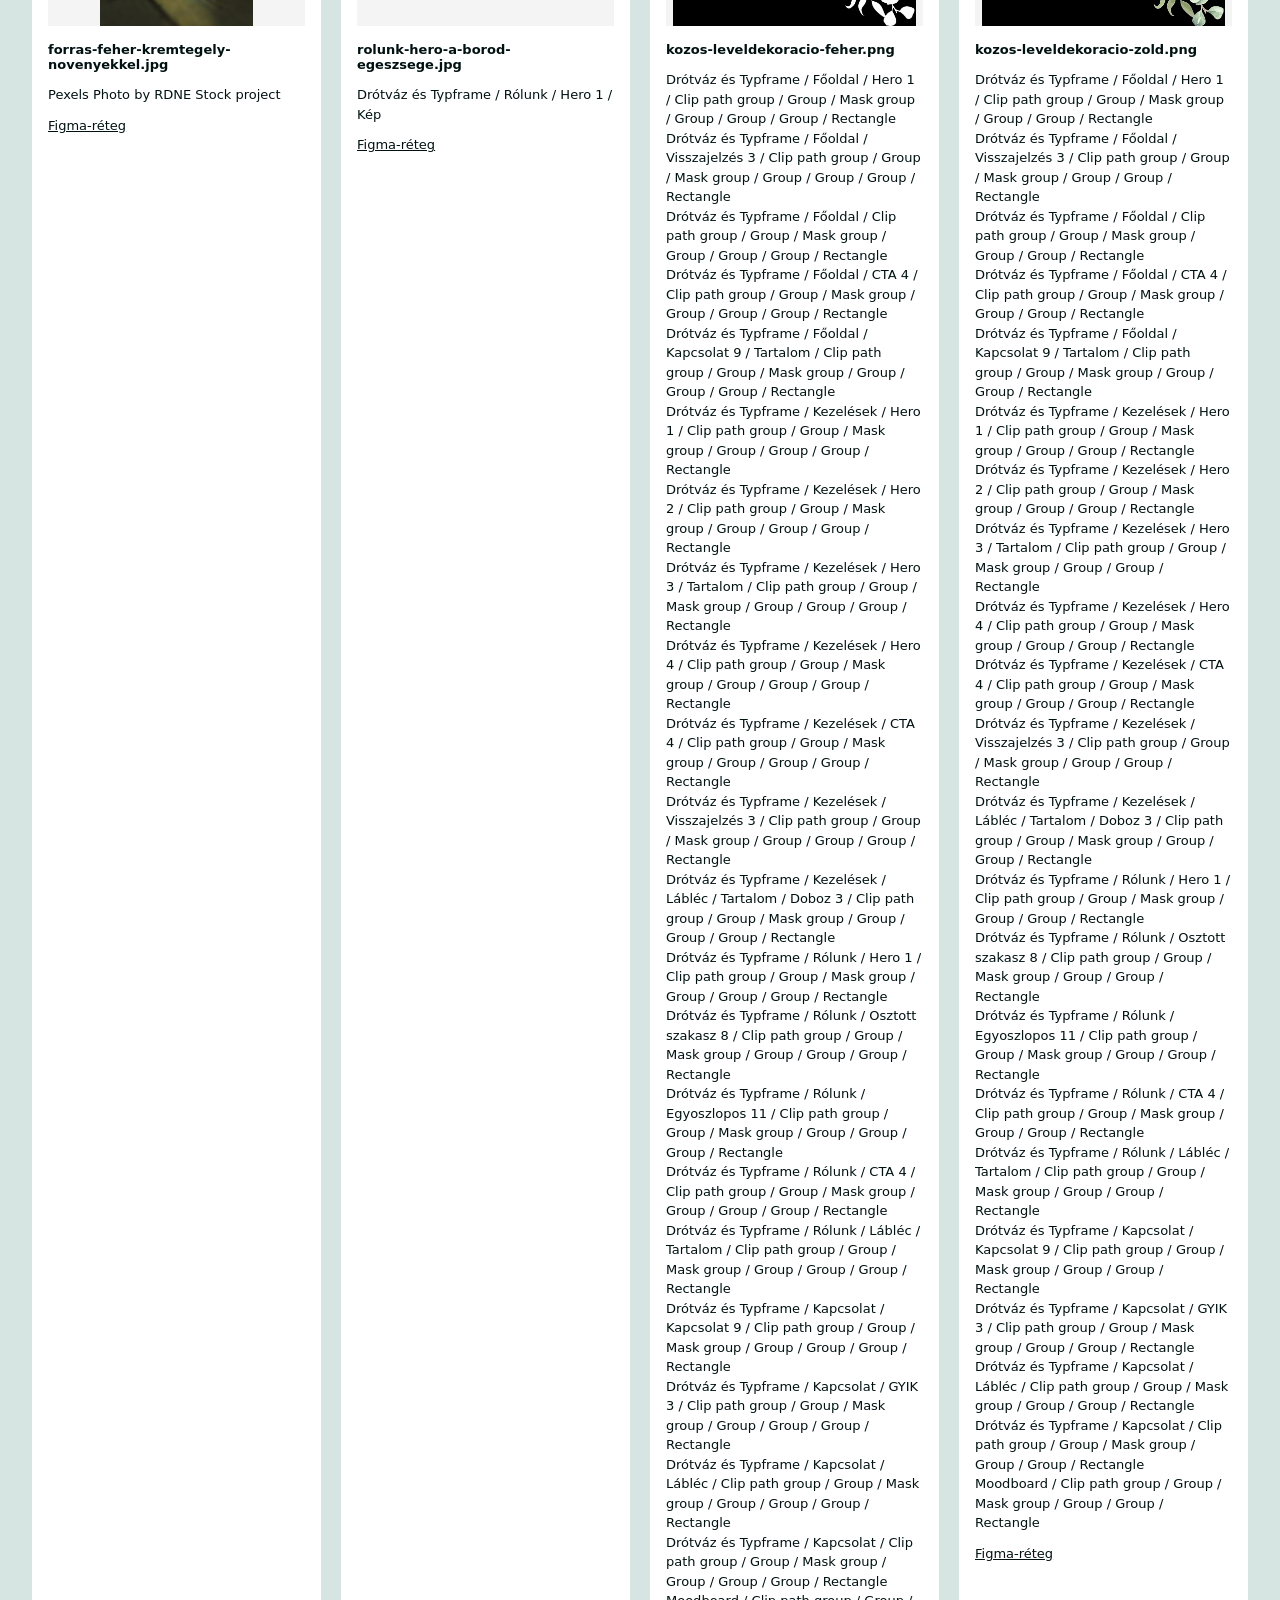
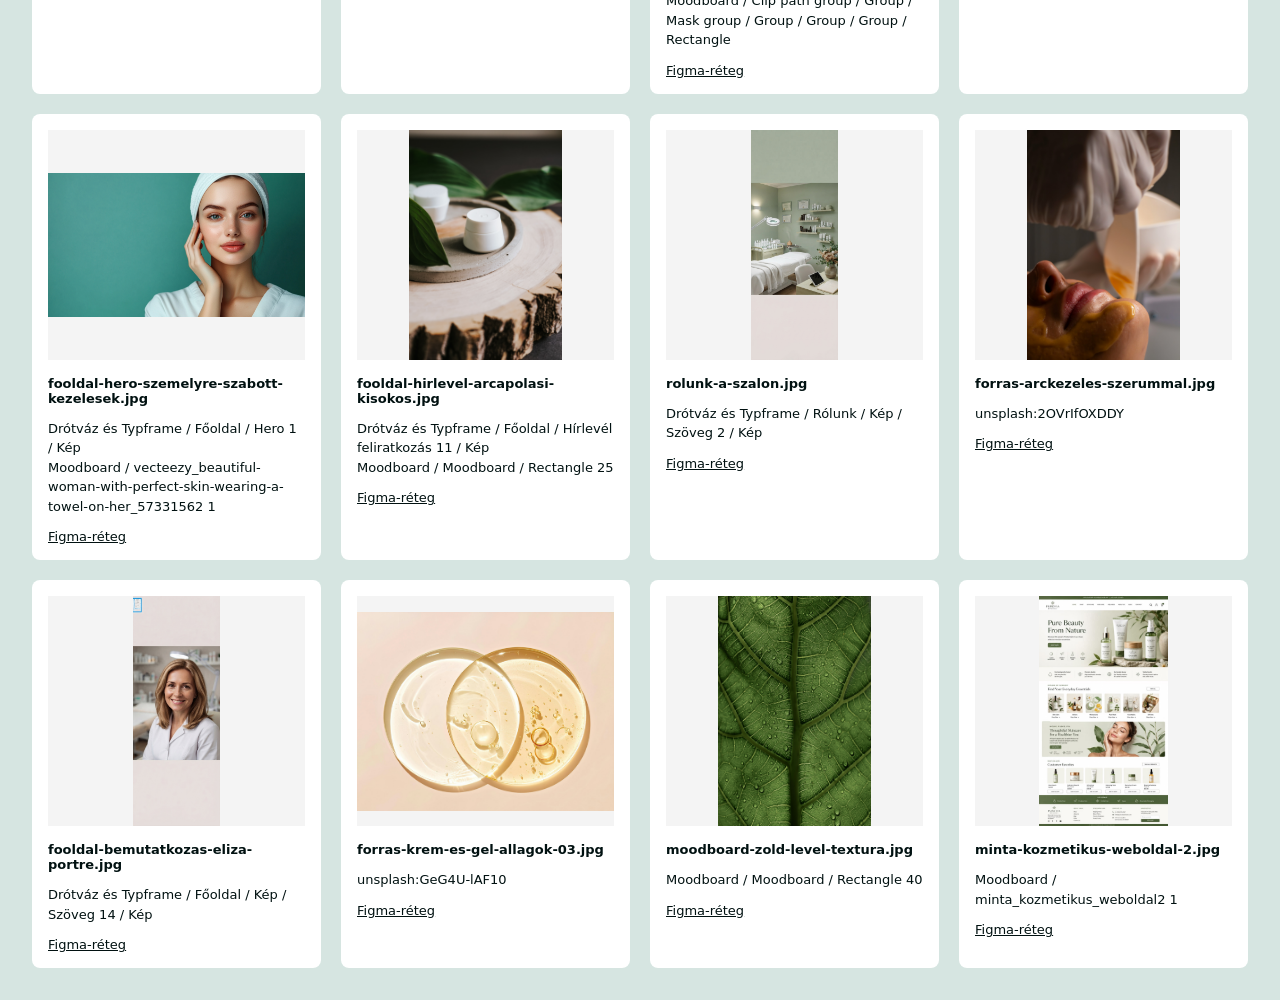
<file: képek/index.html>
<!doctype html><html lang="hu"><meta charset="utf-8"><meta name="viewport" content="width=device-width,initial-scale=1"><title>Eliza – képek és helyük a tervben</title><style>body{font-family:system-ui;background:#D6E5E1;color:#011111;margin:32px}input{font:inherit;padding:12px;width:min(90%,600px);margin:12px 0 24px}main{display:grid;grid-template-columns:repeat(auto-fill,minmax(260px,1fr));gap:20px}figure{margin:0;padding:16px;background:white;border-radius:8px}figure[hidden]{display:none}img{width:100%;height:230px;object-fit:contain;background:#f4f4f4}figcaption{overflow-wrap:anywhere;font-size:13px;margin-top:12px}p{line-height:1.5}a{color:#011111}</style><h1>Eliza – képek és helyük a tervben</h1><p>A fájlnevek a tényleges Figma-rétegek és szakaszok alapján készültek. Az ismételten használt képek egy példányban maradtak. A kisebb előnézetek az elonezetek almappában vannak. A logók külön mappába kerültek.</p><label for="search">Keresés név vagy Figma-szakasz alapján</label><br><input id="search" type="search" placeholder="Például: Belico, Magdi, bemutatkozas"><main><figure data-search="képek/forraskepek/forras-kozmetikumok-krem-es-cseppentos-uveg.jpg Pexels Photo by RDNE Stock project"><a href="forraskepek/forras-kozmetikumok-krem-es-cseppentos-uveg.jpg" target="_blank"><img loading="lazy" src="forraskepek/forras-kozmetikumok-krem-es-cseppentos-uveg.jpg" alt="forras-kozmetikumok-krem-es-cseppentos-uveg.jpg"></a><figcaption><strong>forras-kozmetikumok-krem-es-cseppentos-uveg.jpg</strong><p>Pexels Photo by RDNE Stock project</p><a href="https://www.figma.com/design/39mFOEzZ54DfzcogL9cxWk/?node-id=1-18" target="_blank">Figma-réteg</a></figcaption></figure>
<figure data-search="képek/forraskepek/forras-bambusz-eszkozok-es-termeszetes-alapanyagok.jpg unsplash:LrYlDNZD4qU"><a href="forraskepek/forras-bambusz-eszkozok-es-termeszetes-alapanyagok.jpg" target="_blank"><img loading="lazy" src="forraskepek/forras-bambusz-eszkozok-es-termeszetes-alapanyagok.jpg" alt="forras-bambusz-eszkozok-es-termeszetes-alapanyagok.jpg"></a><figcaption><strong>forras-bambusz-eszkozok-es-termeszetes-alapanyagok.jpg</strong><p>unsplash:LrYlDNZD4qU</p><a href="https://www.figma.com/design/39mFOEzZ54DfzcogL9cxWk/?node-id=1-7" target="_blank">Figma-réteg</a></figcaption></figure>
<figure data-search="képek/forraskepek/forras-sotet-kremtegelyek-levelekkel.jpg Pexels Photo by RDNE Stock project"><a href="forraskepek/forras-sotet-kremtegelyek-levelekkel.jpg" target="_blank"><img loading="lazy" src="forraskepek/forras-sotet-kremtegelyek-levelekkel.jpg" alt="forras-sotet-kremtegelyek-levelekkel.jpg"></a><figcaption><strong>forras-sotet-kremtegelyek-levelekkel.jpg</strong><p>Pexels Photo by RDNE Stock project</p><a href="https://www.figma.com/design/39mFOEzZ54DfzcogL9cxWk/?node-id=1-18" target="_blank">Figma-réteg</a></figcaption></figure>
<figure data-search="képek/forraskepek/forras-arckezeles-a-szalonban.jpg unsplash:J6Hg_YH2tFk"><a href="forraskepek/forras-arckezeles-a-szalonban.jpg" target="_blank"><img loading="lazy" src="forraskepek/forras-arckezeles-a-szalonban.jpg" alt="forras-arckezeles-a-szalonban.jpg"></a><figcaption><strong>forras-arckezeles-a-szalonban.jpg</strong><p>unsplash:J6Hg_YH2tFk</p><a href="https://www.figma.com/design/39mFOEzZ54DfzcogL9cxWk/?node-id=1-12" target="_blank">Figma-réteg</a></figcaption></figure>
<figure data-search="képek/kezelesek/kezelesek-belico-arckezelesek.jpg Drótváz és Typframe / Kezelések / Hero 2 / Kép"><a href="kezelesek/kezelesek-belico-arckezelesek.jpg" target="_blank"><img loading="lazy" src="kezelesek/kezelesek-belico-arckezelesek.jpg" alt="kezelesek-belico-arckezelesek.jpg"></a><figcaption><strong>kezelesek-belico-arckezelesek.jpg</strong><p>Drótváz és Typframe / Kezelések / Hero 2 / Kép</p><a href="https://www.figma.com/design/39mFOEzZ54DfzcogL9cxWk/?node-id=8-1426" target="_blank">Figma-réteg</a></figcaption></figure>
<figure data-search="képek/forraskepek/forras-naturkozmetikumok-es-novenyi-alapanyagok.jpg Pexels Photo by RDNE Stock project"><a href="forraskepek/forras-naturkozmetikumok-es-novenyi-alapanyagok.jpg" target="_blank"><img loading="lazy" src="forraskepek/forras-naturkozmetikumok-es-novenyi-alapanyagok.jpg" alt="forras-naturkozmetikumok-es-novenyi-alapanyagok.jpg"></a><figcaption><strong>forras-naturkozmetikumok-es-novenyi-alapanyagok.jpg</strong><p>Pexels Photo by RDNE Stock project</p><a href="https://www.figma.com/design/39mFOEzZ54DfzcogL9cxWk/?node-id=1-18" target="_blank">Figma-réteg</a></figcaption></figure>
<figure data-search="képek/forraskepek/forras-noi-arc-termeszetes-fenyben.jpg unsplash:rWwuf8yKw4Y"><a href="forraskepek/forras-noi-arc-termeszetes-fenyben.jpg" target="_blank"><img loading="lazy" src="forraskepek/forras-noi-arc-termeszetes-fenyben.jpg" alt="forras-noi-arc-termeszetes-fenyben.jpg"></a><figcaption><strong>forras-noi-arc-termeszetes-fenyben.jpg</strong><p>unsplash:rWwuf8yKw4Y</p><a href="https://www.figma.com/design/39mFOEzZ54DfzcogL9cxWk/?node-id=1-11" target="_blank">Figma-réteg</a></figcaption></figure>
<figure data-search="képek/forraskepek/forras-szerum-feher-polcon.jpg unsplash:0ABufdkXgPI"><a href="forraskepek/forras-szerum-feher-polcon.jpg" target="_blank"><img loading="lazy" src="forraskepek/forras-szerum-feher-polcon.jpg" alt="forras-szerum-feher-polcon.jpg"></a><figcaption><strong>forras-szerum-feher-polcon.jpg</strong><p>unsplash:0ABufdkXgPI</p><a href="https://www.figma.com/design/39mFOEzZ54DfzcogL9cxWk/?node-id=1-8" target="_blank">Figma-réteg</a></figcaption></figure>
<figure data-search="képek/kozos/folyamat-04-tanacsok-otthonra.jpg unsplash:JCXhcPZqJC0 Drótváz és Typframe / Főoldal / Kártya 31 / Dobozok 3 / Doboz 4 / Kép Drótváz és Typframe / Kezelések / Kártya 31 / Dobozok 3 / Doboz 4 / Kép Moodboard / unsplash:JCXhcPZqJC0"><a href="kozos/folyamat-04-tanacsok-otthonra.jpg" target="_blank"><img loading="lazy" src="kozos/folyamat-04-tanacsok-otthonra.jpg" alt="folyamat-04-tanacsok-otthonra.jpg"></a><figcaption><strong>folyamat-04-tanacsok-otthonra.jpg</strong><p>unsplash:JCXhcPZqJC0<br>Drótváz és Typframe / Főoldal / Kártya 31 / Dobozok 3 / Doboz 4 / Kép<br>Drótváz és Typframe / Kezelések / Kártya 31 / Dobozok 3 / Doboz 4 / Kép<br>Moodboard / unsplash:JCXhcPZqJC0</p><a href="https://www.figma.com/design/39mFOEzZ54DfzcogL9cxWk/?node-id=1-10" target="_blank">Figma-réteg</a></figcaption></figure>
<figure data-search="képek/ikonok/kezelesek-fako-bor-pigmentfoltok-ikon.png Drótváz és Typframe / Kezelések / Kártya 2 / Dobozok / Doboz 3 / reduction 1"><a href="ikonok/kezelesek-fako-bor-pigmentfoltok-ikon.png" target="_blank"><img loading="lazy" src="ikonok/kezelesek-fako-bor-pigmentfoltok-ikon.png" alt="kezelesek-fako-bor-pigmentfoltok-ikon.png"></a><figcaption><strong>kezelesek-fako-bor-pigmentfoltok-ikon.png</strong><p>Drótváz és Typframe / Kezelések / Kártya 2 / Dobozok / Doboz 3 / reduction 1</p><a href="https://www.figma.com/design/39mFOEzZ54DfzcogL9cxWk/?node-id=8-1408" target="_blank">Figma-réteg</a></figcaption></figure>
<figure data-search="képek/kozos/velemenyek-magdi-portre.jpg Drótváz és Typframe / Főoldal / Visszajelzés 3 / Frame 46959 / Doboz / Kép Drótváz és Typframe / Kezelések / Visszajelzés 3 / Frame 46959 / Doboz / Kép"><a href="kozos/velemenyek-magdi-portre.jpg" target="_blank"><img loading="lazy" src="kozos/velemenyek-magdi-portre.jpg" alt="velemenyek-magdi-portre.jpg"></a><figcaption><strong>velemenyek-magdi-portre.jpg</strong><p>Drótváz és Typframe / Főoldal / Visszajelzés 3 / Frame 46959 / Doboz / Kép<br>Drótváz és Typframe / Kezelések / Visszajelzés 3 / Frame 46959 / Doboz / Kép</p><a href="https://www.figma.com/design/39mFOEzZ54DfzcogL9cxWk/?node-id=8-418" target="_blank">Figma-réteg</a></figcaption></figure>
<figure data-search="képek/forraskepek/forras-szerumos-uveg-es-fonott-kosarak.jpg Pexels Photo by RDNE Stock project"><a href="forraskepek/forras-szerumos-uveg-es-fonott-kosarak.jpg" target="_blank"><img loading="lazy" src="forraskepek/forras-szerumos-uveg-es-fonott-kosarak.jpg" alt="forras-szerumos-uveg-es-fonott-kosarak.jpg"></a><figcaption><strong>forras-szerumos-uveg-es-fonott-kosarak.jpg</strong><p>Pexels Photo by RDNE Stock project</p><a href="https://www.figma.com/design/39mFOEzZ54DfzcogL9cxWk/?node-id=1-18" target="_blank">Figma-réteg</a></figcaption></figure>
<figure data-search="képek/forraskepek/forras-szerumos-uveg-szarazviragokkal.jpg Pexels Photo by RDNE Stock project"><a href="forraskepek/forras-szerumos-uveg-szarazviragokkal.jpg" target="_blank"><img loading="lazy" src="forraskepek/forras-szerumos-uveg-szarazviragokkal.jpg" alt="forras-szerumos-uveg-szarazviragokkal.jpg"></a><figcaption><strong>forras-szerumos-uveg-szarazviragokkal.jpg</strong><p>Pexels Photo by RDNE Stock project</p><a href="https://www.figma.com/design/39mFOEzZ54DfzcogL9cxWk/?node-id=1-18" target="_blank">Figma-réteg</a></figcaption></figure>
<figure data-search="képek/forraskepek/forras-barna-kozmetikai-uveg-levelekkel.jpg Pexels Photo by RDNE Stock project"><a href="forraskepek/forras-barna-kozmetikai-uveg-levelekkel.jpg" target="_blank"><img loading="lazy" src="forraskepek/forras-barna-kozmetikai-uveg-levelekkel.jpg" alt="forras-barna-kozmetikai-uveg-levelekkel.jpg"></a><figcaption><strong>forras-barna-kozmetikai-uveg-levelekkel.jpg</strong><p>Pexels Photo by RDNE Stock project</p><a href="https://www.figma.com/design/39mFOEzZ54DfzcogL9cxWk/?node-id=1-18" target="_blank">Figma-réteg</a></figcaption></figure>
<figure data-search="képek/forraskepek/forras-krem-es-gel-allagok-01.jpg unsplash:QbHwPe1HE84"><a href="forraskepek/forras-krem-es-gel-allagok-01.jpg" target="_blank"><img loading="lazy" src="forraskepek/forras-krem-es-gel-allagok-01.jpg" alt="forras-krem-es-gel-allagok-01.jpg"></a><figcaption><strong>forras-krem-es-gel-allagok-01.jpg</strong><p>unsplash:QbHwPe1HE84</p><a href="https://www.figma.com/design/39mFOEzZ54DfzcogL9cxWk/?node-id=1-9" target="_blank">Figma-réteg</a></figcaption></figure>
<figure data-search="képek/forraskepek/forras-eukaliptusz-es-szarazviragok.jpg unsplash:TXH1mpdoJBY"><a href="forraskepek/forras-eukaliptusz-es-szarazviragok.jpg" target="_blank"><img loading="lazy" src="forraskepek/forras-eukaliptusz-es-szarazviragok.jpg" alt="forras-eukaliptusz-es-szarazviragok.jpg"></a><figcaption><strong>forras-eukaliptusz-es-szarazviragok.jpg</strong><p>unsplash:TXH1mpdoJBY</p><a href="https://www.figma.com/design/39mFOEzZ54DfzcogL9cxWk/?node-id=1-17" target="_blank">Figma-réteg</a></figcaption></figure>
<figure data-search="képek/moodboard/moodboard-krem-es-gel-allagok.jpg herokep Moodboard / Moodboard / Rectangle 36"><a href="moodboard/moodboard-krem-es-gel-allagok.jpg" target="_blank"><img loading="lazy" src="moodboard/moodboard-krem-es-gel-allagok.jpg" alt="moodboard-krem-es-gel-allagok.jpg"></a><figcaption><strong>moodboard-krem-es-gel-allagok.jpg</strong><p>herokep<br>Moodboard / Moodboard / Rectangle 36</p><a href="https://www.figma.com/design/39mFOEzZ54DfzcogL9cxWk/?node-id=1-6" target="_blank">Figma-réteg</a></figcaption></figure>
<figure data-search="képek/ikonok/fooldal-bortipushoz-igazodok-ikon.png Drótváz és Typframe / Főoldal / Kártya 2 / Dobozok / Doboz 2 / 3 1 Moodboard / Group 5 / 3 2"><a href="ikonok/fooldal-bortipushoz-igazodok-ikon.png" target="_blank"><img loading="lazy" src="ikonok/fooldal-bortipushoz-igazodok-ikon.png" alt="fooldal-bortipushoz-igazodok-ikon.png"></a><figcaption><strong>fooldal-bortipushoz-igazodok-ikon.png</strong><p>Drótváz és Typframe / Főoldal / Kártya 2 / Dobozok / Doboz 2 / 3 1<br>Moodboard / Group 5 / 3 2</p><a href="https://www.figma.com/design/39mFOEzZ54DfzcogL9cxWk/?node-id=8-444" target="_blank">Figma-réteg</a></figcaption></figure>
<figure data-search="képek/forraskepek/forras-zold-level-vizcseppekkel.jpg Pexels Photo by RDNE Stock project"><a href="forraskepek/forras-zold-level-vizcseppekkel.jpg" target="_blank"><img loading="lazy" src="forraskepek/forras-zold-level-vizcseppekkel.jpg" alt="forras-zold-level-vizcseppekkel.jpg"></a><figcaption><strong>forras-zold-level-vizcseppekkel.jpg</strong><p>Pexels Photo by RDNE Stock project</p><a href="https://www.figma.com/design/39mFOEzZ54DfzcogL9cxWk/?node-id=1-18" target="_blank">Figma-réteg</a></figcaption></figure>
<figure data-search="képek/kezelesek/kezelesek-eredmenyek-amit-kapsz.jpg Drótváz és Typframe / Kezelések / Kép / Szöveg 5 / Kép"><a href="kezelesek/kezelesek-eredmenyek-amit-kapsz.jpg" target="_blank"><img loading="lazy" src="kezelesek/kezelesek-eredmenyek-amit-kapsz.jpg" alt="kezelesek-eredmenyek-amit-kapsz.jpg"></a><figcaption><strong>kezelesek-eredmenyek-amit-kapsz.jpg</strong><p>Drótváz és Typframe / Kezelések / Kép / Szöveg 5 / Kép</p><a href="https://www.figma.com/design/39mFOEzZ54DfzcogL9cxWk/?node-id=8-1498" target="_blank">Figma-réteg</a></figcaption></figure>
<figure data-search="képek/kozos/velemenyek-fruzsi-portre.jpg Drótváz és Typframe / Főoldal / Visszajelzés 3 / Frame 46959 / Doboz / Kép Drótváz és Typframe / Kezelések / Visszajelzés 3 / Frame 46959 / Doboz / Kép"><a href="kozos/velemenyek-fruzsi-portre.jpg" target="_blank"><img loading="lazy" src="kozos/velemenyek-fruzsi-portre.jpg" alt="velemenyek-fruzsi-portre.jpg"></a><figcaption><strong>velemenyek-fruzsi-portre.jpg</strong><p>Drótváz és Typframe / Főoldal / Visszajelzés 3 / Frame 46959 / Doboz / Kép<br>Drótváz és Typframe / Kezelések / Visszajelzés 3 / Frame 46959 / Doboz / Kép</p><a href="https://www.figma.com/design/39mFOEzZ54DfzcogL9cxWk/?node-id=8-412" target="_blank">Figma-réteg</a></figcaption></figure>
<figure data-search="képek/forraskepek/forras-pampafu.jpg unsplash:GlKxYQRbxPo"><a href="forraskepek/forras-pampafu.jpg" target="_blank"><img loading="lazy" src="forraskepek/forras-pampafu.jpg" alt="forras-pampafu.jpg"></a><figcaption><strong>forras-pampafu.jpg</strong><p>unsplash:GlKxYQRbxPo</p><a href="https://www.figma.com/design/39mFOEzZ54DfzcogL9cxWk/?node-id=1-16" target="_blank">Figma-réteg</a></figcaption></figure>
<figure data-search="képek/kozos/folyamat-01-idopont-egyeztetes.jpg Drótváz és Typframe / Főoldal / Kártya 31 / Dobozok 3 / Doboz 1 / Kép Drótváz és Typframe / Kezelések / Kártya 31 / Dobozok 3 / Doboz 1 / Kép"><a href="kozos/folyamat-01-idopont-egyeztetes.jpg" target="_blank"><img loading="lazy" src="kozos/folyamat-01-idopont-egyeztetes.jpg" alt="folyamat-01-idopont-egyeztetes.jpg"></a><figcaption><strong>folyamat-01-idopont-egyeztetes.jpg</strong><p>Drótváz és Typframe / Főoldal / Kártya 31 / Dobozok 3 / Doboz 1 / Kép<br>Drótváz és Typframe / Kezelések / Kártya 31 / Dobozok 3 / Doboz 1 / Kép</p><a href="https://www.figma.com/design/39mFOEzZ54DfzcogL9cxWk/?node-id=8-492" target="_blank">Figma-réteg</a></figcaption></figure>
<figure data-search="képek/kezelesek/kezelesek-hero-szakertoi-megoldasok.jpg Drótváz és Typframe / Kezelések / Hero 1 / Group 2 / Kép"><a href="kezelesek/kezelesek-hero-szakertoi-megoldasok.jpg" target="_blank"><img loading="lazy" src="kezelesek/kezelesek-hero-szakertoi-megoldasok.jpg" alt="kezelesek-hero-szakertoi-megoldasok.jpg"></a><figcaption><strong>kezelesek-hero-szakertoi-megoldasok.jpg</strong><p>Drótváz és Typframe / Kezelések / Hero 1 / Group 2 / Kép</p><a href="https://www.figma.com/design/39mFOEzZ54DfzcogL9cxWk/?node-id=8-1379" target="_blank">Figma-réteg</a></figcaption></figure>
<figure data-search="képek/forraskepek/forras-kozmetikai-ampullak-levelen.jpg Pexels Photo by RDNE Stock project"><a href="forraskepek/forras-kozmetikai-ampullak-levelen.jpg" target="_blank"><img loading="lazy" src="forraskepek/forras-kozmetikai-ampullak-levelen.jpg" alt="forras-kozmetikai-ampullak-levelen.jpg"></a><figcaption><strong>forras-kozmetikai-ampullak-levelen.jpg</strong><p>Pexels Photo by RDNE Stock project</p><a href="https://www.figma.com/design/39mFOEzZ54DfzcogL9cxWk/?node-id=1-18" target="_blank">Figma-réteg</a></figcaption></figure>
<figure data-search="képek/rolunk/rolunk-tortenet-eliza-portre.jpg Drótváz és Typframe / Rólunk / Osztott szakasz 8 / Rectangle 10489"><a href="rolunk/rolunk-tortenet-eliza-portre.jpg" target="_blank"><img loading="lazy" src="rolunk/rolunk-tortenet-eliza-portre.jpg" alt="rolunk-tortenet-eliza-portre.jpg"></a><figcaption><strong>rolunk-tortenet-eliza-portre.jpg</strong><p>Drótváz és Typframe / Rólunk / Osztott szakasz 8 / Rectangle 10489</p><a href="https://www.figma.com/design/39mFOEzZ54DfzcogL9cxWk/?node-id=8-2482" target="_blank">Figma-réteg</a></figcaption></figure>
<figure data-search="logók/favicon-figma-512.png Arculati tábla / Embléma / eliza beauty salon favikon 1"><a href="../logók/favicon-figma-512.png" target="_blank"><img loading="lazy" src="../logók/favicon-figma-512.png" alt="favicon-figma-512.png"></a><figcaption><strong>favicon-figma-512.png</strong><p>Arculati tábla / Embléma / eliza beauty salon favikon 1</p><a href="https://www.figma.com/design/39mFOEzZ54DfzcogL9cxWk/?node-id=8-4343" target="_blank">Figma-réteg</a></figcaption></figure>
<figure data-search="képek/ikonok/fooldal-exkluziv-kornyezet-ikon.png Drótváz és Typframe / Főoldal / Kártya 2 / Dobozok / Doboz 5 / 6 3 Moodboard / Group 5 / 6 4"><a href="ikonok/fooldal-exkluziv-kornyezet-ikon.png" target="_blank"><img loading="lazy" src="ikonok/fooldal-exkluziv-kornyezet-ikon.png" alt="fooldal-exkluziv-kornyezet-ikon.png"></a><figcaption><strong>fooldal-exkluziv-kornyezet-ikon.png</strong><p>Drótváz és Typframe / Főoldal / Kártya 2 / Dobozok / Doboz 5 / 6 3<br>Moodboard / Group 5 / 6 4</p><a href="https://www.figma.com/design/39mFOEzZ54DfzcogL9cxWk/?node-id=8-456" target="_blank">Figma-réteg</a></figcaption></figure>
<figure data-search="képek/kapcsolat/kapcsolat-hero.jpg Drótváz és Typframe / Kapcsolat / Kapcsolat 9 / Kép Moodboard / pexels-goksutaymaz-33242625 2"><a href="kapcsolat/kapcsolat-hero.jpg" target="_blank"><img loading="lazy" src="kapcsolat/kapcsolat-hero.jpg" alt="kapcsolat-hero.jpg"></a><figcaption><strong>kapcsolat-hero.jpg</strong><p>Drótváz és Typframe / Kapcsolat / Kapcsolat 9 / Kép<br>Moodboard / pexels-goksutaymaz-33242625 2</p><a href="https://www.figma.com/design/39mFOEzZ54DfzcogL9cxWk/?node-id=8-3377" target="_blank">Figma-réteg</a></figcaption></figure>
<figure data-search="képek/kezelesek/kezelesek-tovabbi-kezelesek.jpg Drótváz és Typframe / Kezelések / Hero 4 / Group 3 / Kép"><a href="kezelesek/kezelesek-tovabbi-kezelesek.jpg" target="_blank"><img loading="lazy" src="kezelesek/kezelesek-tovabbi-kezelesek.jpg" alt="kezelesek-tovabbi-kezelesek.jpg"></a><figcaption><strong>kezelesek-tovabbi-kezelesek.jpg</strong><p>Drótváz és Typframe / Kezelések / Hero 4 / Group 3 / Kép</p><a href="https://www.figma.com/design/39mFOEzZ54DfzcogL9cxWk/?node-id=8-1481" target="_blank">Figma-réteg</a></figcaption></figure>
<figure data-search="képek/kozos/folyamat-03-kozmetikai-kezeles.jpg Drótváz és Typframe / Főoldal / Kártya 31 / Dobozok 3 / Doboz 3 / Kép Drótváz és Typframe / Kezelések / Kártya 31 / Dobozok 3 / Doboz 3 / Kép Moodboard / Moodboard / Rectangle 34"><a href="kozos/folyamat-03-kozmetikai-kezeles.jpg" target="_blank"><img loading="lazy" src="kozos/folyamat-03-kozmetikai-kezeles.jpg" alt="folyamat-03-kozmetikai-kezeles.jpg"></a><figcaption><strong>folyamat-03-kozmetikai-kezeles.jpg</strong><p>Drótváz és Typframe / Főoldal / Kártya 31 / Dobozok 3 / Doboz 3 / Kép<br>Drótváz és Typframe / Kezelések / Kártya 31 / Dobozok 3 / Doboz 3 / Kép<br>Moodboard / Moodboard / Rectangle 34</p><a href="https://www.figma.com/design/39mFOEzZ54DfzcogL9cxWk/?node-id=8-500" target="_blank">Figma-réteg</a></figcaption></figure>
<figure data-search="képek/ikonok/fooldal-elegedettsegi-garancia-ikon.png Drótváz és Typframe / Főoldal / Kártya 2 / Dobozok / Doboz 4 / 4 102981 Moodboard / Group 5 / 4 102982"><a href="ikonok/fooldal-elegedettsegi-garancia-ikon.png" target="_blank"><img loading="lazy" src="ikonok/fooldal-elegedettsegi-garancia-ikon.png" alt="fooldal-elegedettsegi-garancia-ikon.png"></a><figcaption><strong>fooldal-elegedettsegi-garancia-ikon.png</strong><p>Drótváz és Typframe / Főoldal / Kártya 2 / Dobozok / Doboz 4 / 4 102981<br>Moodboard / Group 5 / 4 102982</p><a href="https://www.figma.com/design/39mFOEzZ54DfzcogL9cxWk/?node-id=8-452" target="_blank">Figma-réteg</a></figcaption></figure>
<figure data-search="képek/kozos/folyamat-02-diagnosztika-kezelesi-terv.jpg Drótváz és Typframe / Főoldal / Kártya 31 / Dobozok 3 / Doboz 2 / Kép Drótváz és Typframe / Kezelések / Kártya 31 / Dobozok 3 / Doboz 2 / Kép"><a href="kozos/folyamat-02-diagnosztika-kezelesi-terv.jpg" target="_blank"><img loading="lazy" src="kozos/folyamat-02-diagnosztika-kezelesi-terv.jpg" alt="folyamat-02-diagnosztika-kezelesi-terv.jpg"></a><figcaption><strong>folyamat-02-diagnosztika-kezelesi-terv.jpg</strong><p>Drótváz és Typframe / Főoldal / Kártya 31 / Dobozok 3 / Doboz 2 / Kép<br>Drótváz és Typframe / Kezelések / Kártya 31 / Dobozok 3 / Doboz 2 / Kép</p><a href="https://www.figma.com/design/39mFOEzZ54DfzcogL9cxWk/?node-id=8-496" target="_blank">Figma-réteg</a></figcaption></figure>
<figure data-search="képek/ikonok/kezelesek-akne-gyulladasok-hegek-ikon.png Drótváz és Typframe / Kezelések / Kártya 2 / Dobozok / Doboz 2 / tonic 1"><a href="ikonok/kezelesek-akne-gyulladasok-hegek-ikon.png" target="_blank"><img loading="lazy" src="ikonok/kezelesek-akne-gyulladasok-hegek-ikon.png" alt="kezelesek-akne-gyulladasok-hegek-ikon.png"></a><figcaption><strong>kezelesek-akne-gyulladasok-hegek-ikon.png</strong><p>Drótváz és Typframe / Kezelések / Kártya 2 / Dobozok / Doboz 2 / tonic 1</p><a href="https://www.figma.com/design/39mFOEzZ54DfzcogL9cxWk/?node-id=8-1404" target="_blank">Figma-réteg</a></figcaption></figure>
<figure data-search="képek/forraskepek/forras-krem-es-gel-allagok-02.jpg unsplash:Z7u2bpbE65Q"><a href="forraskepek/forras-krem-es-gel-allagok-02.jpg" target="_blank"><img loading="lazy" src="forraskepek/forras-krem-es-gel-allagok-02.jpg" alt="forras-krem-es-gel-allagok-02.jpg"></a><figcaption><strong>forras-krem-es-gel-allagok-02.jpg</strong><p>unsplash:Z7u2bpbE65Q</p><a href="https://www.figma.com/design/39mFOEzZ54DfzcogL9cxWk/?node-id=1-5" target="_blank">Figma-réteg</a></figcaption></figure>
<figure data-search="képek/forraskepek/forras-noi-portre-kek-ingben.jpg unsplash:UFd_bRmLn1k"><a href="forraskepek/forras-noi-portre-kek-ingben.jpg" target="_blank"><img loading="lazy" src="forraskepek/forras-noi-portre-kek-ingben.jpg" alt="forras-noi-portre-kek-ingben.jpg"></a><figcaption><strong>forras-noi-portre-kek-ingben.jpg</strong><p>unsplash:UFd_bRmLn1k</p><a href="https://www.figma.com/design/39mFOEzZ54DfzcogL9cxWk/?node-id=1-14" target="_blank">Figma-réteg</a></figcaption></figure>
<figure data-search="képek/ikonok/fooldal-fajdalommentes-kezelesek-ikon.png Drótváz és Typframe / Főoldal / Kártya 2 / Dobozok / Doboz 6 / 5 13 Moodboard / Group 5 / 5 14"><a href="ikonok/fooldal-fajdalommentes-kezelesek-ikon.png" target="_blank"><img loading="lazy" src="ikonok/fooldal-fajdalommentes-kezelesek-ikon.png" alt="fooldal-fajdalommentes-kezelesek-ikon.png"></a><figcaption><strong>fooldal-fajdalommentes-kezelesek-ikon.png</strong><p>Drótváz és Typframe / Főoldal / Kártya 2 / Dobozok / Doboz 6 / 5 13<br>Moodboard / Group 5 / 5 14</p><a href="https://www.figma.com/design/39mFOEzZ54DfzcogL9cxWk/?node-id=8-448" target="_blank">Figma-réteg</a></figcaption></figure>
<figure data-search="képek/moodboard/moodboard-naturkozmetikumok.jpg Moodboard / Moodboard / Rectangle 35"><a href="moodboard/moodboard-naturkozmetikumok.jpg" target="_blank"><img loading="lazy" src="moodboard/moodboard-naturkozmetikumok.jpg" alt="moodboard-naturkozmetikumok.jpg"></a><figcaption><strong>moodboard-naturkozmetikumok.jpg</strong><p>Moodboard / Moodboard / Rectangle 35</p><a href="https://www.figma.com/design/39mFOEzZ54DfzcogL9cxWk/?node-id=8-4444" target="_blank">Figma-réteg</a></figcaption></figure>
<figure data-search="képek/kezelesek/kezelesek-mesotica-luxus-kezelesek.jpg Drótváz és Typframe / Kezelések / Hero 3 / Kép"><a href="kezelesek/kezelesek-mesotica-luxus-kezelesek.jpg" target="_blank"><img loading="lazy" src="kezelesek/kezelesek-mesotica-luxus-kezelesek.jpg" alt="kezelesek-mesotica-luxus-kezelesek.jpg"></a><figcaption><strong>kezelesek-mesotica-luxus-kezelesek.jpg</strong><p>Drótváz és Typframe / Kezelések / Hero 3 / Kép</p><a href="https://www.figma.com/design/39mFOEzZ54DfzcogL9cxWk/?node-id=8-1440" target="_blank">Figma-réteg</a></figcaption></figure>
<figure data-search="képek/forraskepek/forras-noi-profil-levelekkel.jpg Pexels Photo by RDNE Stock project"><a href="forraskepek/forras-noi-profil-levelekkel.jpg" target="_blank"><img loading="lazy" src="forraskepek/forras-noi-profil-levelekkel.jpg" alt="forras-noi-profil-levelekkel.jpg"></a><figcaption><strong>forras-noi-profil-levelekkel.jpg</strong><p>Pexels Photo by RDNE Stock project</p><a href="https://www.figma.com/design/39mFOEzZ54DfzcogL9cxWk/?node-id=1-18" target="_blank">Figma-réteg</a></figcaption></figure>
<figure data-search="képek/forraskepek/forras-feher-kremtegely-novenyekkel.jpg Pexels Photo by RDNE Stock project"><a href="forraskepek/forras-feher-kremtegely-novenyekkel.jpg" target="_blank"><img loading="lazy" src="forraskepek/forras-feher-kremtegely-novenyekkel.jpg" alt="forras-feher-kremtegely-novenyekkel.jpg"></a><figcaption><strong>forras-feher-kremtegely-novenyekkel.jpg</strong><p>Pexels Photo by RDNE Stock project</p><a href="https://www.figma.com/design/39mFOEzZ54DfzcogL9cxWk/?node-id=1-18" target="_blank">Figma-réteg</a></figcaption></figure>
<figure data-search="képek/rolunk/rolunk-hero-a-borod-egeszsege.jpg Drótváz és Typframe / Rólunk / Hero 1 / Kép"><a href="rolunk/rolunk-hero-a-borod-egeszsege.jpg" target="_blank"><img loading="lazy" src="rolunk/rolunk-hero-a-borod-egeszsege.jpg" alt="rolunk-hero-a-borod-egeszsege.jpg"></a><figcaption><strong>rolunk-hero-a-borod-egeszsege.jpg</strong><p>Drótváz és Typframe / Rólunk / Hero 1 / Kép</p><a href="https://www.figma.com/design/39mFOEzZ54DfzcogL9cxWk/?node-id=8-2464" target="_blank">Figma-réteg</a></figcaption></figure>
<figure data-search="képek/dekoracio/kozos-leveldekoracio-feher.png Drótváz és Typframe / Főoldal / Hero 1 / Clip path group / Group / Mask group / Group / Group / Group / Rectangle Drótváz és Typframe / Főoldal / Visszajelzés 3 / Clip path group / Group / Mask group / Group / Group / Group / Rectangle Drótváz és Typframe / Főoldal / Clip path group / Group / Mask group / Group / Group / Group / Rectangle Drótváz és Typframe / Főoldal / CTA 4 / Clip path group / Group / Mask group / Group / Group / Group / Rectangle Drótváz és Typframe / Főoldal / Kapcsolat 9 / Tartalom / Clip path group / Group / Mask group / Group / Group / Group / Rectangle Drótváz és Typframe / Kezelések / Hero 1 / Clip path group / Group / Mask group / Group / Group / Group / Rectangle Drótváz és Typframe / Kezelések / Hero 2 / Clip path group / Group / Mask group / Group / Group / Group / Rectangle Drótváz és Typframe / Kezelések / Hero 3 / Tartalom / Clip path group / Group / Mask group / Group / Group / Group / Rectangle Drótváz és Typframe / Kezelések / Hero 4 / Clip path group / Group / Mask group / Group / Group / Group / Rectangle Drótváz és Typframe / Kezelések / CTA 4 / Clip path group / Group / Mask group / Group / Group / Group / Rectangle Drótváz és Typframe / Kezelések / Visszajelzés 3 / Clip path group / Group / Mask group / Group / Group / Group / Rectangle Drótváz és Typframe / Kezelések / Lábléc / Tartalom / Doboz 3 / Clip path group / Group / Mask group / Group / Group / Group / Rectangle Drótváz és Typframe / Rólunk / Hero 1 / Clip path group / Group / Mask group / Group / Group / Group / Rectangle Drótváz és Typframe / Rólunk / Osztott szakasz 8 / Clip path group / Group / Mask group / Group / Group / Group / Rectangle Drótváz és Typframe / Rólunk / Egyoszlopos 11 / Clip path group / Group / Mask group / Group / Group / Group / Rectangle Drótváz és Typframe / Rólunk / CTA 4 / Clip path group / Group / Mask group / Group / Group / Group / Rectangle Drótváz és Typframe / Rólunk / Lábléc / Tartalom / Clip path group / Group / Mask group / Group / Group / Group / Rectangle Drótváz és Typframe / Kapcsolat / Kapcsolat 9 / Clip path group / Group / Mask group / Group / Group / Group / Rectangle Drótváz és Typframe / Kapcsolat / GYIK 3 / Clip path group / Group / Mask group / Group / Group / Group / Rectangle Drótváz és Typframe / Kapcsolat / Lábléc / Clip path group / Group / Mask group / Group / Group / Group / Rectangle Drótváz és Typframe / Kapcsolat / Clip path group / Group / Mask group / Group / Group / Group / Rectangle Moodboard / Clip path group / Group / Mask group / Group / Group / Group / Rectangle"><a href="dekoracio/kozos-leveldekoracio-feher.png" target="_blank"><img loading="lazy" src="dekoracio/kozos-leveldekoracio-feher.png" alt="kozos-leveldekoracio-feher.png"></a><figcaption><strong>kozos-leveldekoracio-feher.png</strong><p>Drótváz és Typframe / Főoldal / Hero 1 / Clip path group / Group / Mask group / Group / Group / Group / Rectangle<br>Drótváz és Typframe / Főoldal / Visszajelzés 3 / Clip path group / Group / Mask group / Group / Group / Group / Rectangle<br>Drótváz és Typframe / Főoldal / Clip path group / Group / Mask group / Group / Group / Group / Rectangle<br>Drótváz és Typframe / Főoldal / CTA 4 / Clip path group / Group / Mask group / Group / Group / Group / Rectangle<br>Drótváz és Typframe / Főoldal / Kapcsolat 9 / Tartalom / Clip path group / Group / Mask group / Group / Group / Group / Rectangle<br>Drótváz és Typframe / Kezelések / Hero 1 / Clip path group / Group / Mask group / Group / Group / Group / Rectangle<br>Drótváz és Typframe / Kezelések / Hero 2 / Clip path group / Group / Mask group / Group / Group / Group / Rectangle<br>Drótváz és Typframe / Kezelések / Hero 3 / Tartalom / Clip path group / Group / Mask group / Group / Group / Group / Rectangle<br>Drótváz és Typframe / Kezelések / Hero 4 / Clip path group / Group / Mask group / Group / Group / Group / Rectangle<br>Drótváz és Typframe / Kezelések / CTA 4 / Clip path group / Group / Mask group / Group / Group / Group / Rectangle<br>Drótváz és Typframe / Kezelések / Visszajelzés 3 / Clip path group / Group / Mask group / Group / Group / Group / Rectangle<br>Drótváz és Typframe / Kezelések / Lábléc / Tartalom / Doboz 3 / Clip path group / Group / Mask group / Group / Group / Group / Rectangle<br>Drótváz és Typframe / Rólunk / Hero 1 / Clip path group / Group / Mask group / Group / Group / Group / Rectangle<br>Drótváz és Typframe / Rólunk / Osztott szakasz 8 / Clip path group / Group / Mask group / Group / Group / Group / Rectangle<br>Drótváz és Typframe / Rólunk / Egyoszlopos 11 / Clip path group / Group / Mask group / Group / Group / Group / Rectangle<br>Drótváz és Typframe / Rólunk / CTA 4 / Clip path group / Group / Mask group / Group / Group / Group / Rectangle<br>Drótváz és Typframe / Rólunk / Lábléc / Tartalom / Clip path group / Group / Mask group / Group / Group / Group / Rectangle<br>Drótváz és Typframe / Kapcsolat / Kapcsolat 9 / Clip path group / Group / Mask group / Group / Group / Group / Rectangle<br>Drótváz és Typframe / Kapcsolat / GYIK 3 / Clip path group / Group / Mask group / Group / Group / Group / Rectangle<br>Drótváz és Typframe / Kapcsolat / Lábléc / Clip path group / Group / Mask group / Group / Group / Group / Rectangle<br>Drótváz és Typframe / Kapcsolat / Clip path group / Group / Mask group / Group / Group / Group / Rectangle<br>Moodboard / Clip path group / Group / Mask group / Group / Group / Group / Rectangle</p><a href="https://www.figma.com/design/39mFOEzZ54DfzcogL9cxWk/?node-id=8-403" target="_blank">Figma-réteg</a></figcaption></figure>
<figure data-search="képek/dekoracio/kozos-leveldekoracio-zold.png Drótváz és Typframe / Főoldal / Hero 1 / Clip path group / Group / Mask group / Group / Group / Rectangle Drótváz és Typframe / Főoldal / Visszajelzés 3 / Clip path group / Group / Mask group / Group / Group / Rectangle Drótváz és Typframe / Főoldal / Clip path group / Group / Mask group / Group / Group / Rectangle Drótváz és Typframe / Főoldal / CTA 4 / Clip path group / Group / Mask group / Group / Group / Rectangle Drótváz és Typframe / Főoldal / Kapcsolat 9 / Tartalom / Clip path group / Group / Mask group / Group / Group / Rectangle Drótváz és Typframe / Kezelések / Hero 1 / Clip path group / Group / Mask group / Group / Group / Rectangle Drótváz és Typframe / Kezelések / Hero 2 / Clip path group / Group / Mask group / Group / Group / Rectangle Drótváz és Typframe / Kezelések / Hero 3 / Tartalom / Clip path group / Group / Mask group / Group / Group / Rectangle Drótváz és Typframe / Kezelések / Hero 4 / Clip path group / Group / Mask group / Group / Group / Rectangle Drótváz és Typframe / Kezelések / CTA 4 / Clip path group / Group / Mask group / Group / Group / Rectangle Drótváz és Typframe / Kezelések / Visszajelzés 3 / Clip path group / Group / Mask group / Group / Group / Rectangle Drótváz és Typframe / Kezelések / Lábléc / Tartalom / Doboz 3 / Clip path group / Group / Mask group / Group / Group / Rectangle Drótváz és Typframe / Rólunk / Hero 1 / Clip path group / Group / Mask group / Group / Group / Rectangle Drótváz és Typframe / Rólunk / Osztott szakasz 8 / Clip path group / Group / Mask group / Group / Group / Rectangle Drótváz és Typframe / Rólunk / Egyoszlopos 11 / Clip path group / Group / Mask group / Group / Group / Rectangle Drótváz és Typframe / Rólunk / CTA 4 / Clip path group / Group / Mask group / Group / Group / Rectangle Drótváz és Typframe / Rólunk / Lábléc / Tartalom / Clip path group / Group / Mask group / Group / Group / Rectangle Drótváz és Typframe / Kapcsolat / Kapcsolat 9 / Clip path group / Group / Mask group / Group / Group / Rectangle Drótváz és Typframe / Kapcsolat / GYIK 3 / Clip path group / Group / Mask group / Group / Group / Rectangle Drótváz és Typframe / Kapcsolat / Lábléc / Clip path group / Group / Mask group / Group / Group / Rectangle Drótváz és Typframe / Kapcsolat / Clip path group / Group / Mask group / Group / Group / Rectangle Moodboard / Clip path group / Group / Mask group / Group / Group / Rectangle"><a href="dekoracio/kozos-leveldekoracio-zold.png" target="_blank"><img loading="lazy" src="dekoracio/kozos-leveldekoracio-zold.png" alt="kozos-leveldekoracio-zold.png"></a><figcaption><strong>kozos-leveldekoracio-zold.png</strong><p>Drótváz és Typframe / Főoldal / Hero 1 / Clip path group / Group / Mask group / Group / Group / Rectangle<br>Drótváz és Typframe / Főoldal / Visszajelzés 3 / Clip path group / Group / Mask group / Group / Group / Rectangle<br>Drótváz és Typframe / Főoldal / Clip path group / Group / Mask group / Group / Group / Rectangle<br>Drótváz és Typframe / Főoldal / CTA 4 / Clip path group / Group / Mask group / Group / Group / Rectangle<br>Drótváz és Typframe / Főoldal / Kapcsolat 9 / Tartalom / Clip path group / Group / Mask group / Group / Group / Rectangle<br>Drótváz és Typframe / Kezelések / Hero 1 / Clip path group / Group / Mask group / Group / Group / Rectangle<br>Drótváz és Typframe / Kezelések / Hero 2 / Clip path group / Group / Mask group / Group / Group / Rectangle<br>Drótváz és Typframe / Kezelések / Hero 3 / Tartalom / Clip path group / Group / Mask group / Group / Group / Rectangle<br>Drótváz és Typframe / Kezelések / Hero 4 / Clip path group / Group / Mask group / Group / Group / Rectangle<br>Drótváz és Typframe / Kezelések / CTA 4 / Clip path group / Group / Mask group / Group / Group / Rectangle<br>Drótváz és Typframe / Kezelések / Visszajelzés 3 / Clip path group / Group / Mask group / Group / Group / Rectangle<br>Drótváz és Typframe / Kezelések / Lábléc / Tartalom / Doboz 3 / Clip path group / Group / Mask group / Group / Group / Rectangle<br>Drótváz és Typframe / Rólunk / Hero 1 / Clip path group / Group / Mask group / Group / Group / Rectangle<br>Drótváz és Typframe / Rólunk / Osztott szakasz 8 / Clip path group / Group / Mask group / Group / Group / Rectangle<br>Drótváz és Typframe / Rólunk / Egyoszlopos 11 / Clip path group / Group / Mask group / Group / Group / Rectangle<br>Drótváz és Typframe / Rólunk / CTA 4 / Clip path group / Group / Mask group / Group / Group / Rectangle<br>Drótváz és Typframe / Rólunk / Lábléc / Tartalom / Clip path group / Group / Mask group / Group / Group / Rectangle<br>Drótváz és Typframe / Kapcsolat / Kapcsolat 9 / Clip path group / Group / Mask group / Group / Group / Rectangle<br>Drótváz és Typframe / Kapcsolat / GYIK 3 / Clip path group / Group / Mask group / Group / Group / Rectangle<br>Drótváz és Typframe / Kapcsolat / Lábléc / Clip path group / Group / Mask group / Group / Group / Rectangle<br>Drótváz és Typframe / Kapcsolat / Clip path group / Group / Mask group / Group / Group / Rectangle<br>Moodboard / Clip path group / Group / Mask group / Group / Group / Rectangle</p><a href="https://www.figma.com/design/39mFOEzZ54DfzcogL9cxWk/?node-id=8-406" target="_blank">Figma-réteg</a></figcaption></figure>
<figure data-search="képek/fooldal/fooldal-hero-szemelyre-szabott-kezelesek.jpg Drótváz és Typframe / Főoldal / Hero 1 / Kép Moodboard / vecteezy_beautiful-woman-with-perfect-skin-wearing-a-towel-on-her_57331562 1"><a href="fooldal/fooldal-hero-szemelyre-szabott-kezelesek.jpg" target="_blank"><img loading="lazy" src="fooldal/fooldal-hero-szemelyre-szabott-kezelesek.jpg" alt="fooldal-hero-szemelyre-szabott-kezelesek.jpg"></a><figcaption><strong>fooldal-hero-szemelyre-szabott-kezelesek.jpg</strong><p>Drótváz és Typframe / Főoldal / Hero 1 / Kép<br>Moodboard / vecteezy_beautiful-woman-with-perfect-skin-wearing-a-towel-on-her_57331562 1</p><a href="https://www.figma.com/design/39mFOEzZ54DfzcogL9cxWk/?node-id=8-394" target="_blank">Figma-réteg</a></figcaption></figure>
<figure data-search="képek/fooldal/fooldal-hirlevel-arcapolasi-kisokos.jpg Drótváz és Typframe / Főoldal / Hírlevél feliratkozás 11 / Kép Moodboard / Moodboard / Rectangle 25"><a href="fooldal/fooldal-hirlevel-arcapolasi-kisokos.jpg" target="_blank"><img loading="lazy" src="fooldal/fooldal-hirlevel-arcapolasi-kisokos.jpg" alt="fooldal-hirlevel-arcapolasi-kisokos.jpg"></a><figcaption><strong>fooldal-hirlevel-arcapolasi-kisokos.jpg</strong><p>Drótváz és Typframe / Főoldal / Hírlevél feliratkozás 11 / Kép<br>Moodboard / Moodboard / Rectangle 25</p><a href="https://www.figma.com/design/39mFOEzZ54DfzcogL9cxWk/?node-id=8-545" target="_blank">Figma-réteg</a></figcaption></figure>
<figure data-search="képek/rolunk/rolunk-a-szalon.jpg Drótváz és Typframe / Rólunk / Kép / Szöveg 2 / Kép"><a href="rolunk/rolunk-a-szalon.jpg" target="_blank"><img loading="lazy" src="rolunk/rolunk-a-szalon.jpg" alt="rolunk-a-szalon.jpg"></a><figcaption><strong>rolunk-a-szalon.jpg</strong><p>Drótváz és Typframe / Rólunk / Kép / Szöveg 2 / Kép</p><a href="https://www.figma.com/design/39mFOEzZ54DfzcogL9cxWk/?node-id=8-2546" target="_blank">Figma-réteg</a></figcaption></figure>
<figure data-search="képek/forraskepek/forras-arckezeles-szerummal.jpg unsplash:2OVrIfOXDDY"><a href="forraskepek/forras-arckezeles-szerummal.jpg" target="_blank"><img loading="lazy" src="forraskepek/forras-arckezeles-szerummal.jpg" alt="forras-arckezeles-szerummal.jpg"></a><figcaption><strong>forras-arckezeles-szerummal.jpg</strong><p>unsplash:2OVrIfOXDDY</p><a href="https://www.figma.com/design/39mFOEzZ54DfzcogL9cxWk/?node-id=1-13" target="_blank">Figma-réteg</a></figcaption></figure>
<figure data-search="képek/fooldal/fooldal-bemutatkozas-eliza-portre.jpg Drótváz és Typframe / Főoldal / Kép / Szöveg 14 / Kép"><a href="fooldal/fooldal-bemutatkozas-eliza-portre.jpg" target="_blank"><img loading="lazy" src="fooldal/fooldal-bemutatkozas-eliza-portre.jpg" alt="fooldal-bemutatkozas-eliza-portre.jpg"></a><figcaption><strong>fooldal-bemutatkozas-eliza-portre.jpg</strong><p>Drótváz és Typframe / Főoldal / Kép / Szöveg 14 / Kép</p><a href="https://www.figma.com/design/39mFOEzZ54DfzcogL9cxWk/?node-id=8-461" target="_blank">Figma-réteg</a></figcaption></figure>
<figure data-search="képek/forraskepek/forras-krem-es-gel-allagok-03.jpg unsplash:GeG4U-lAF10"><a href="forraskepek/forras-krem-es-gel-allagok-03.jpg" target="_blank"><img loading="lazy" src="forraskepek/forras-krem-es-gel-allagok-03.jpg" alt="forras-krem-es-gel-allagok-03.jpg"></a><figcaption><strong>forras-krem-es-gel-allagok-03.jpg</strong><p>unsplash:GeG4U-lAF10</p><a href="https://www.figma.com/design/39mFOEzZ54DfzcogL9cxWk/?node-id=1-15" target="_blank">Figma-réteg</a></figcaption></figure>
<figure data-search="képek/moodboard/moodboard-zold-level-textura.jpg Moodboard / Moodboard / Rectangle 40"><a href="moodboard/moodboard-zold-level-textura.jpg" target="_blank"><img loading="lazy" src="moodboard/moodboard-zold-level-textura.jpg" alt="moodboard-zold-level-textura.jpg"></a><figcaption><strong>moodboard-zold-level-textura.jpg</strong><p>Moodboard / Moodboard / Rectangle 40</p><a href="https://www.figma.com/design/39mFOEzZ54DfzcogL9cxWk/?node-id=8-4439" target="_blank">Figma-réteg</a></figcaption></figure>
<figure data-search="képek/moodboard/minta-kozmetikus-weboldal-2.jpg Moodboard / minta_kozmetikus_weboldal2 1"><a href="moodboard/minta-kozmetikus-weboldal-2.jpg" target="_blank"><img loading="lazy" src="moodboard/minta-kozmetikus-weboldal-2.jpg" alt="minta-kozmetikus-weboldal-2.jpg"></a><figcaption><strong>minta-kozmetikus-weboldal-2.jpg</strong><p>Moodboard / minta_kozmetikus_weboldal2 1</p><a href="https://www.figma.com/design/39mFOEzZ54DfzcogL9cxWk/?node-id=8-4464" target="_blank">Figma-réteg</a></figcaption></figure></main><script>document.getElementById("search").addEventListener("input",function(){const q=this.value.toLocaleLowerCase("hu");document.querySelectorAll("figure").forEach(f=>f.hidden=!f.dataset.search.toLocaleLowerCase("hu").includes(q))})</script></html>
</file>
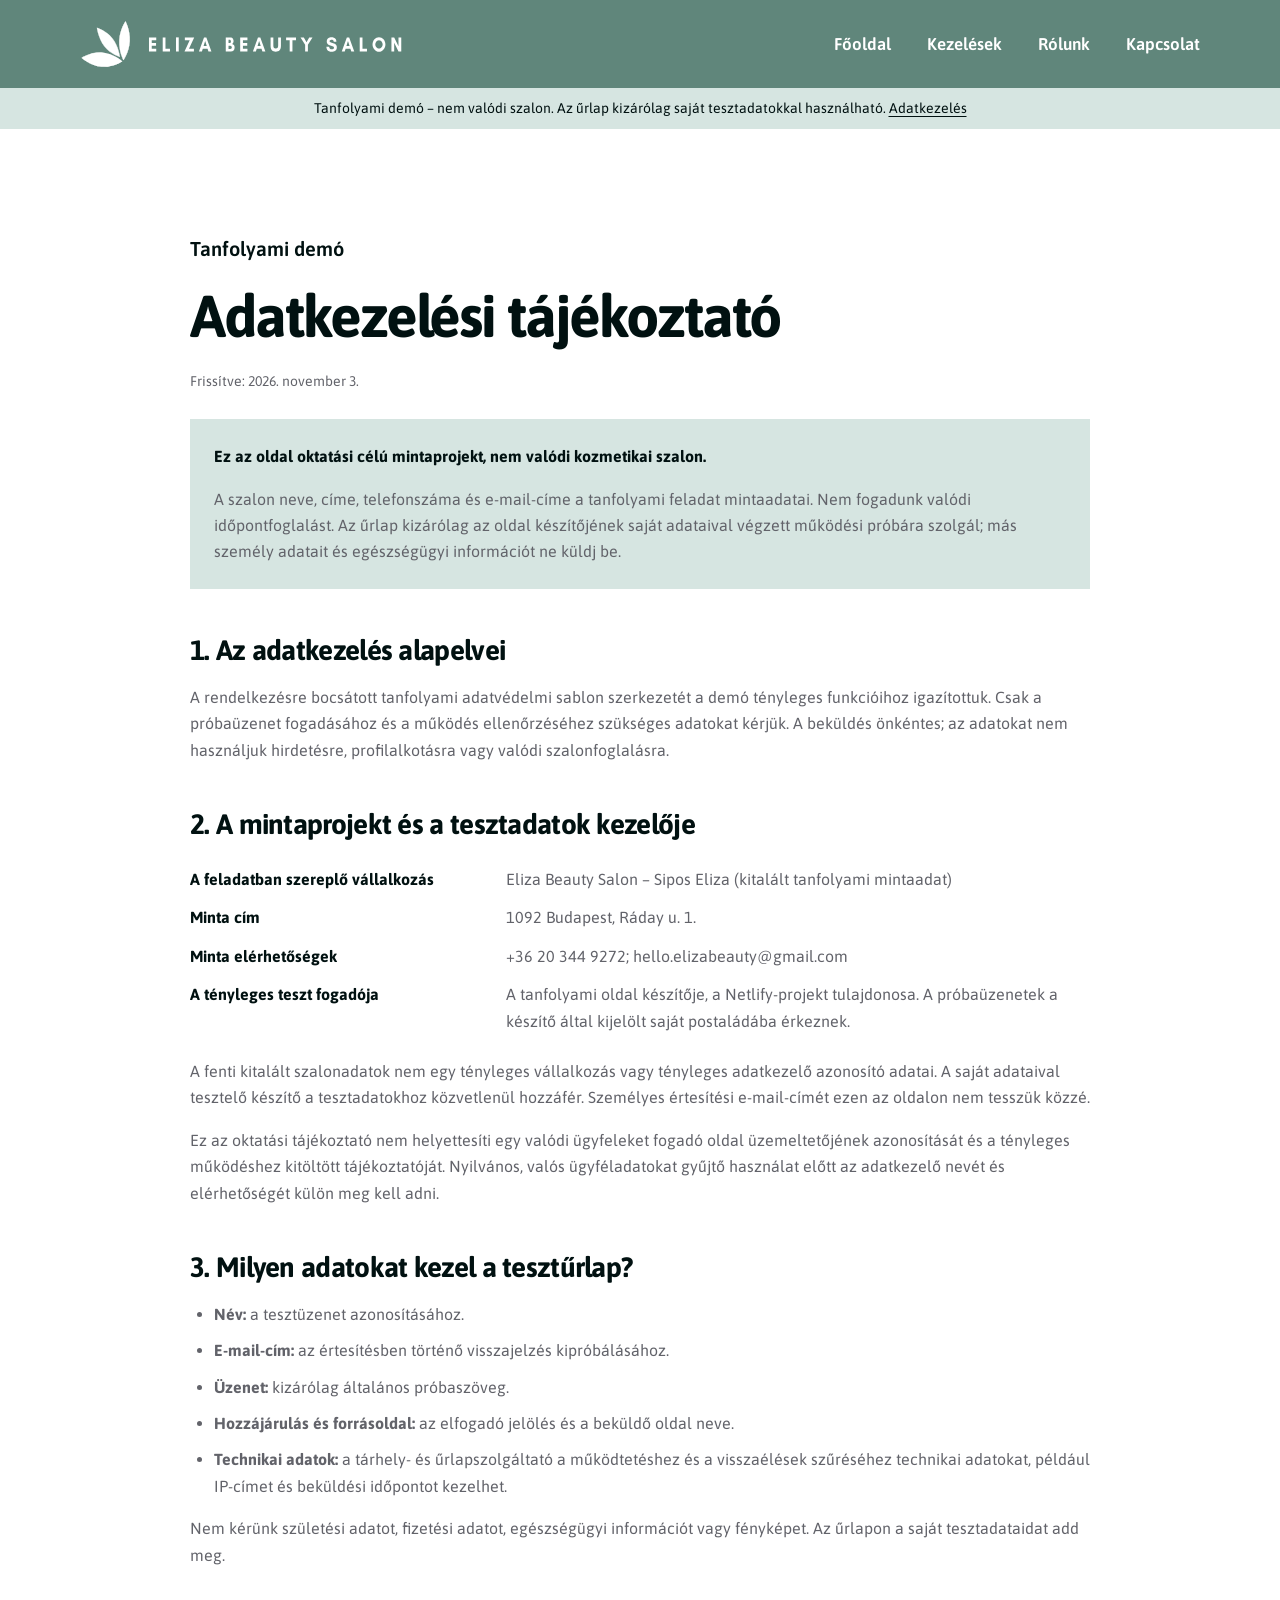
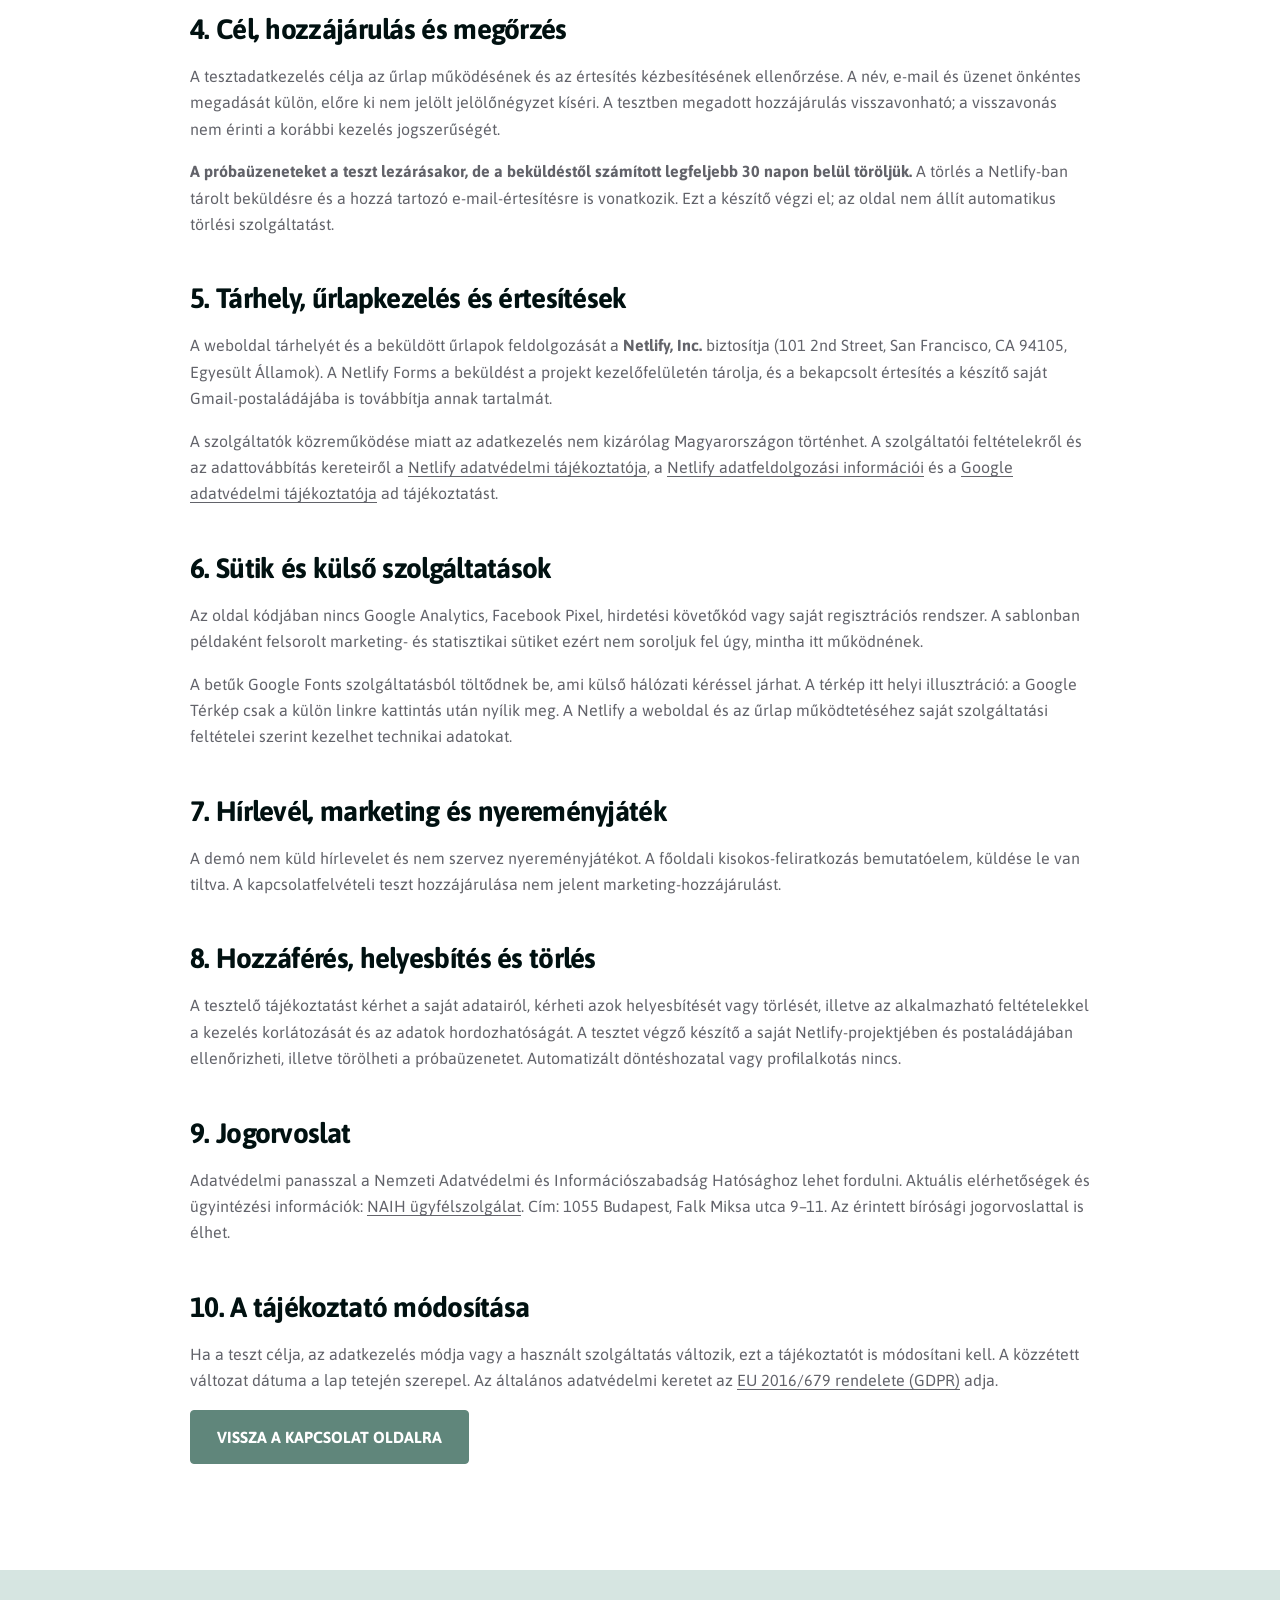
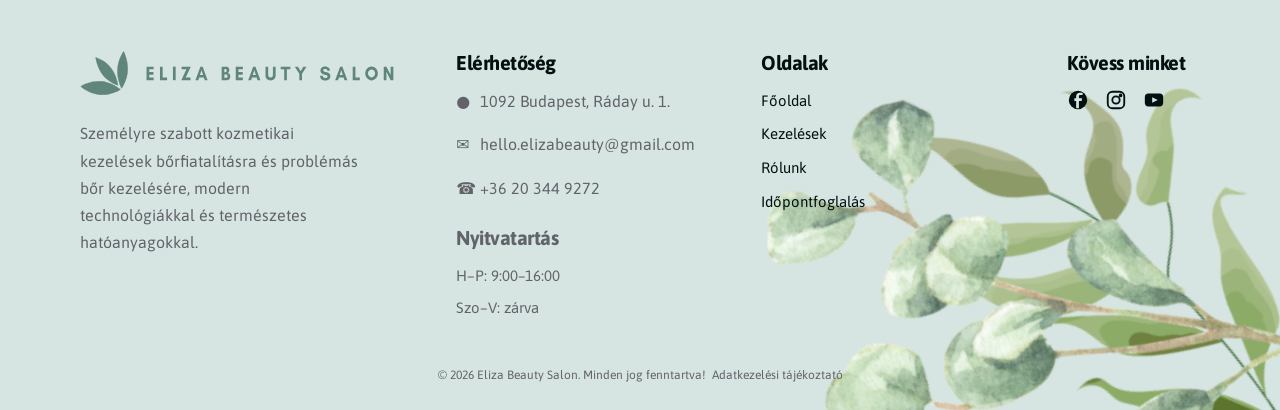
<file: adatkezeles.html>
<!doctype html><html lang="hu"><head>
<meta charset="UTF-8"><meta name="viewport" content="width=device-width,initial-scale=1.0">
<meta name="description" content="Az Eliza Beauty Salon tanfolyami demóoldalának adatkezelési tájékoztatója az oktatási próbaüzenetekről."><meta name="theme-color" content="#60867B">
<title>Adatkezelési tájékoztató – oktatási demó | Eliza Beauty Salon</title>
<link rel="icon" href="logók/eliza beauty salon favikon 1.svg" type="image/svg+xml">
<link rel="preconnect" href="https://fonts.googleapis.com"><link rel="preconnect" href="https://fonts.gstatic.com" crossorigin><link href="https://fonts.googleapis.com/css2?family=Asap:wght@400;600;700&display=swap" rel="stylesheet">

<link rel="stylesheet" href="assets/site.css?v=20261103-8"></head><body id="oldal-teteje" class="subpage"><a class="skip-link" href="#tartalom">Ugrás a tartalomhoz</a><header class="site-header"><div class="wrap header-inner"><a class="brand" href="#oldal-teteje" aria-label="Eliza Beauty Salon, főoldal"><img src="logók/feher logo.svg" alt="Eliza Beauty Salon" width="328" height="48"></a><button class="menu-toggle" type="button" aria-expanded="false" aria-controls="fo-menu"><span>Menü</span><span class="menu-lines" aria-hidden="true"><i></i><i></i><i></i></span></button><nav class="main-nav" id="fo-menu" aria-label="Fő navigáció"><a href="index.html">Főoldal</a><a href="kezelesek.html">Kezelések</a><a href="rolunk.html">Rólunk</a><a href="kapcsolat.html">Kapcsolat</a></nav></div></header><aside class="demo-banner" aria-label="Oktatási demó">Tanfolyami demó – nem valódi szalon. Az űrlap kizárólag saját tesztadatokkal használható. <a href="adatkezeles.html">Adatkezelés</a></aside><main id="tartalom">
<section class="section legal-section"><div class="wrap legal-copy">
<p class="kicker">Tanfolyami demó</p><h1>Adatkezelési tájékoztató</h1>
<p class="legal-date">Frissítve: 2026. november 3.</p>
<div class="legal-notice"><strong>Ez az oldal oktatási célú mintaprojekt, nem valódi kozmetikai szalon.</strong><p>A szalon neve, címe, telefonszáma és e-mail-címe a tanfolyami feladat mintaadatai. Nem fogadunk valódi időpontfoglalást. Az űrlap kizárólag az oldal készítőjének saját adataival végzett működési próbára szolgál; más személy adatait és egészségügyi információt ne küldj be.</p></div>
<h2>1. Az adatkezelés alapelvei</h2>
<p>A rendelkezésre bocsátott tanfolyami adatvédelmi sablon szerkezetét a demó tényleges funkcióihoz igazítottuk. Csak a próbaüzenet fogadásához és a működés ellenőrzéséhez szükséges adatokat kérjük. A beküldés önkéntes; az adatokat nem használjuk hirdetésre, profilalkotásra vagy valódi szalonfoglalásra.</p>
<h2>2. A mintaprojekt és a tesztadatok kezelője</h2>
<dl class="legal-details"><dt>A feladatban szereplő vállalkozás</dt><dd>Eliza Beauty Salon – Sipos Eliza (kitalált tanfolyami mintaadat)</dd><dt>Minta cím</dt><dd>1092 Budapest, Ráday u. 1.</dd><dt>Minta elérhetőségek</dt><dd>+36 20 344 9272; hello.elizabeauty@gmail.com</dd><dt>A tényleges teszt fogadója</dt><dd>A tanfolyami oldal készítője, a Netlify-projekt tulajdonosa. A próbaüzenetek a készítő által kijelölt saját postaládába érkeznek.</dd></dl>
<p>A fenti kitalált szalonadatok nem egy tényleges vállalkozás vagy tényleges adatkezelő azonosító adatai. A saját adataival tesztelő készítő a tesztadatokhoz közvetlenül hozzáfér. Személyes értesítési e-mail-címét ezen az oldalon nem tesszük közzé.</p>
<p>Ez az oktatási tájékoztató nem helyettesíti egy valódi ügyfeleket fogadó oldal üzemeltetőjének azonosítását és a tényleges működéshez kitöltött tájékoztatóját. Nyilvános, valós ügyféladatokat gyűjtő használat előtt az adatkezelő nevét és elérhetőségét külön meg kell adni.</p>
<h2>3. Milyen adatokat kezel a tesztűrlap?</h2>
<ul><li><strong>Név:</strong> a tesztüzenet azonosításához.</li><li><strong>E-mail-cím:</strong> az értesítésben történő visszajelzés kipróbálásához.</li><li><strong>Üzenet:</strong> kizárólag általános próbaszöveg.</li><li><strong>Hozzájárulás és forrásoldal:</strong> az elfogadó jelölés és a beküldő oldal neve.</li><li><strong>Technikai adatok:</strong> a tárhely- és űrlapszolgáltató a működtetéshez és a visszaélések szűréséhez technikai adatokat, például IP-címet és beküldési időpontot kezelhet.</li></ul>
<p>Nem kérünk születési adatot, fizetési adatot, egészségügyi információt vagy fényképet. Az űrlapon a saját tesztadataidat add meg.</p>
<h2>4. Cél, hozzájárulás és megőrzés</h2>
<p>A tesztadatkezelés célja az űrlap működésének és az értesítés kézbesítésének ellenőrzése. A név, e-mail és üzenet önkéntes megadását külön, előre ki nem jelölt jelölőnégyzet kíséri. A tesztben megadott hozzájárulás visszavonható; a visszavonás nem érinti a korábbi kezelés jogszerűségét.</p>
<p><strong>A próbaüzeneteket a teszt lezárásakor, de a beküldéstől számított legfeljebb 30 napon belül töröljük.</strong> A törlés a Netlify-ban tárolt beküldésre és a hozzá tartozó e-mail-értesítésre is vonatkozik. Ezt a készítő végzi el; az oldal nem állít automatikus törlési szolgáltatást.</p>
<h2>5. Tárhely, űrlapkezelés és értesítések</h2>
<p>A weboldal tárhelyét és a beküldött űrlapok feldolgozását a <strong>Netlify, Inc.</strong> biztosítja (101 2nd Street, San Francisco, CA 94105, Egyesült Államok). A Netlify Forms a beküldést a projekt kezelőfelületén tárolja, és a bekapcsolt értesítés a készítő saját Gmail-postaládájába is továbbítja annak tartalmát.</p>
<p>A szolgáltatók közreműködése miatt az adatkezelés nem kizárólag Magyarországon történhet. A szolgáltatói feltételekről és az adattovábbítás kereteiről a <a href="https://www.netlify.com/privacy/" target="_blank" rel="noopener">Netlify adatvédelmi tájékoztatója</a>, a <a href="https://www.netlify.com/gdpr-ccpa/" target="_blank" rel="noopener">Netlify adatfeldolgozási információi</a> és a <a href="https://policies.google.com/privacy?hl=hu" target="_blank" rel="noopener">Google adatvédelmi tájékoztatója</a> ad tájékoztatást.</p>
<h2>6. Sütik és külső szolgáltatások</h2>
<p>Az oldal kódjában nincs Google Analytics, Facebook Pixel, hirdetési követőkód vagy saját regisztrációs rendszer. A sablonban példaként felsorolt marketing- és statisztikai sütiket ezért nem soroljuk fel úgy, mintha itt működnének.</p>
<p>A betűk Google Fonts szolgáltatásból töltődnek be, ami külső hálózati kéréssel járhat. A térkép itt helyi illusztráció: a Google Térkép csak a külön linkre kattintás után nyílik meg. A Netlify a weboldal és az űrlap működtetéséhez saját szolgáltatási feltételei szerint kezelhet technikai adatokat.</p>
<h2>7. Hírlevél, marketing és nyereményjáték</h2>
<p>A demó nem küld hírlevelet és nem szervez nyereményjátékot. A főoldali kisokos-feliratkozás bemutatóelem, küldése le van tiltva. A kapcsolatfelvételi teszt hozzájárulása nem jelent marketing-hozzájárulást.</p>
<h2>8. Hozzáférés, helyesbítés és törlés</h2>
<p>A tesztelő tájékoztatást kérhet a saját adatairól, kérheti azok helyesbítését vagy törlését, illetve az alkalmazható feltételekkel a kezelés korlátozását és az adatok hordozhatóságát. A tesztet végző készítő a saját Netlify-projektjében és postaládájában ellenőrizheti, illetve törölheti a próbaüzenetet. Automatizált döntéshozatal vagy profilalkotás nincs.</p>
<h2>9. Jogorvoslat</h2>
<p>Adatvédelmi panasszal a Nemzeti Adatvédelmi és Információszabadság Hatósághoz lehet fordulni. Aktuális elérhetőségek és ügyintézési információk: <a href="https://www.naih.hu/ugyfelszolgalat-kapcsolat" target="_blank" rel="noopener">NAIH ügyfélszolgálat</a>. Cím: 1055 Budapest, Falk Miksa utca 9–11. Az érintett bírósági jogorvoslattal is élhet.</p>
<h2>10. A tájékoztató módosítása</h2>
<p>Ha a teszt célja, az adatkezelés módja vagy a használt szolgáltatás változik, ezt a tájékoztatót is módosítani kell. A közzétett változat dátuma a lap tetején szerepel. Az általános adatvédelmi keretet az <a href="https://eur-lex.europa.eu/eli/reg/2016/679/oj?locale=hu" target="_blank" rel="noopener">EU 2016/679 rendelete (GDPR)</a> adja.</p>
<p><a class="button" href="kapcsolat.html">Vissza a kapcsolat oldalra</a></p>
</div></section>
</main><footer class="site-footer"><img class="botanical footer-botanical" src="képek/web/figma-leveldekoracio.webp" width="452" height="553" alt="" aria-hidden="true" loading="lazy"><div class="wrap"><div class="footer-grid"><div class="footer-brand"><a href="#oldal-teteje" aria-label="Eliza Beauty Salon, vissza az oldal tetejére"><img src="logók/zold logo.svg" alt="Eliza Beauty Salon" width="319" height="47" loading="lazy"></a><p>Személyre szabott kozmetikai kezelések bőrfiatalításra és problémás bőr kezelésére, modern technológiákkal és természetes hatóanyagokkal.</p></div><div><h2 class="footer-heading">Elérhetőség</h2><address class="footer-address"><span><span aria-hidden="true">●</span> 1092 Budapest, Ráday u. 1.</span><a href="mailto:hello.elizabeauty@gmail.com"><span aria-hidden="true">✉</span> hello.elizabeauty@gmail.com</a><a href="tel:+36203449272"><span aria-hidden="true">☎</span> +36 20 344 9272</a></address><div class="footer-hours"><h2 class="footer-heading">Nyitvatartás</h2><p>H–P: 9:00–16:00</p><p>Szo–V: zárva</p><small>Kizárólag előre egyeztetett időpontban.</small></div></div><nav aria-label="Lábléc navigáció"><h2 class="footer-heading">Oldalak</h2><div class="footer-links"><a href="index.html">Főoldal</a><a href="kezelesek.html">Kezelések</a><a href="rolunk.html">Rólunk</a><a href="kapcsolat.html">Időpontfoglalás</a></div></nav><div class="footer-social"><h2 class="footer-heading">Kövess minket</h2><div class="social-icons" aria-label="Közösségi felületek, profilhivatkozások még nincsenek megadva"><span title="Facebook"><svg viewBox="0 0 24 24" role="img" aria-label="Facebook"><circle cx="12" cy="12" r="10" fill="currentColor"/><path d="M13 21v-8h3l.5-3H13V8c0-1 .5-1.5 1.5-1.5H17V4h-3c-3 0-4 2-4 4v2H8v3h2v8" fill="#D6E5E1"/></svg></span><span title="Instagram"><svg viewBox="0 0 24 24" fill="none" stroke="currentColor" stroke-width="2" role="img" aria-label="Instagram"><rect x="3" y="3" width="18" height="18" rx="5"/><circle cx="12" cy="12" r="4"/><circle cx="17" cy="7" r="1"/></svg></span><span title="YouTube"><svg viewBox="0 0 24 24" role="img" aria-label="YouTube"><rect x="2" y="5" width="20" height="14" rx="4" fill="currentColor"/><path d="m10 9 6 3-6 3z" fill="#D6E5E1"/></svg></span></div></div></div><div class="footer-bottom"><p>© 2026 Eliza Beauty Salon. Minden jog fenntartva!</p><div class="bottom-right"><a class="privacy-note" href="adatkezeles.html">Adatkezelési tájékoztató</a><a class="to-top" href="#oldal-teteje" aria-label="Vissza az oldal tetejére">↑</a></div></div></div></footer></body></html>
</file>
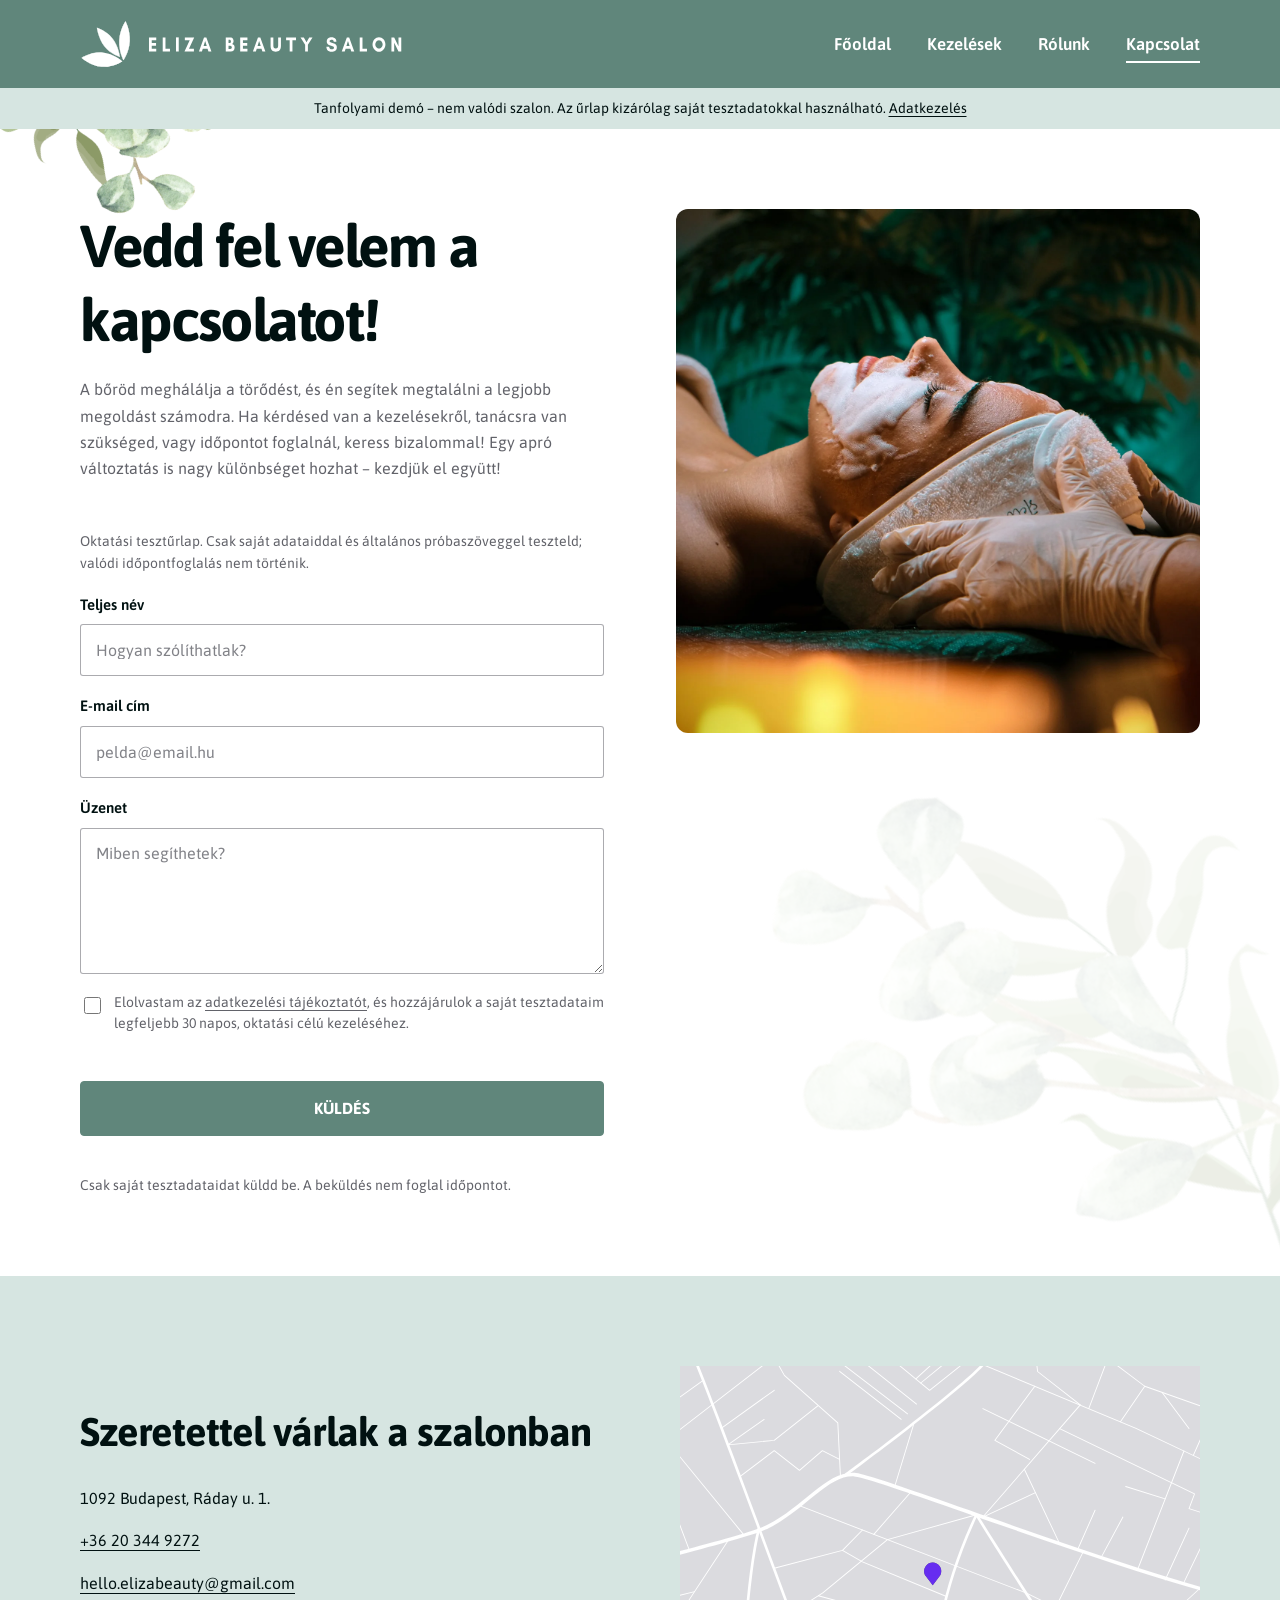
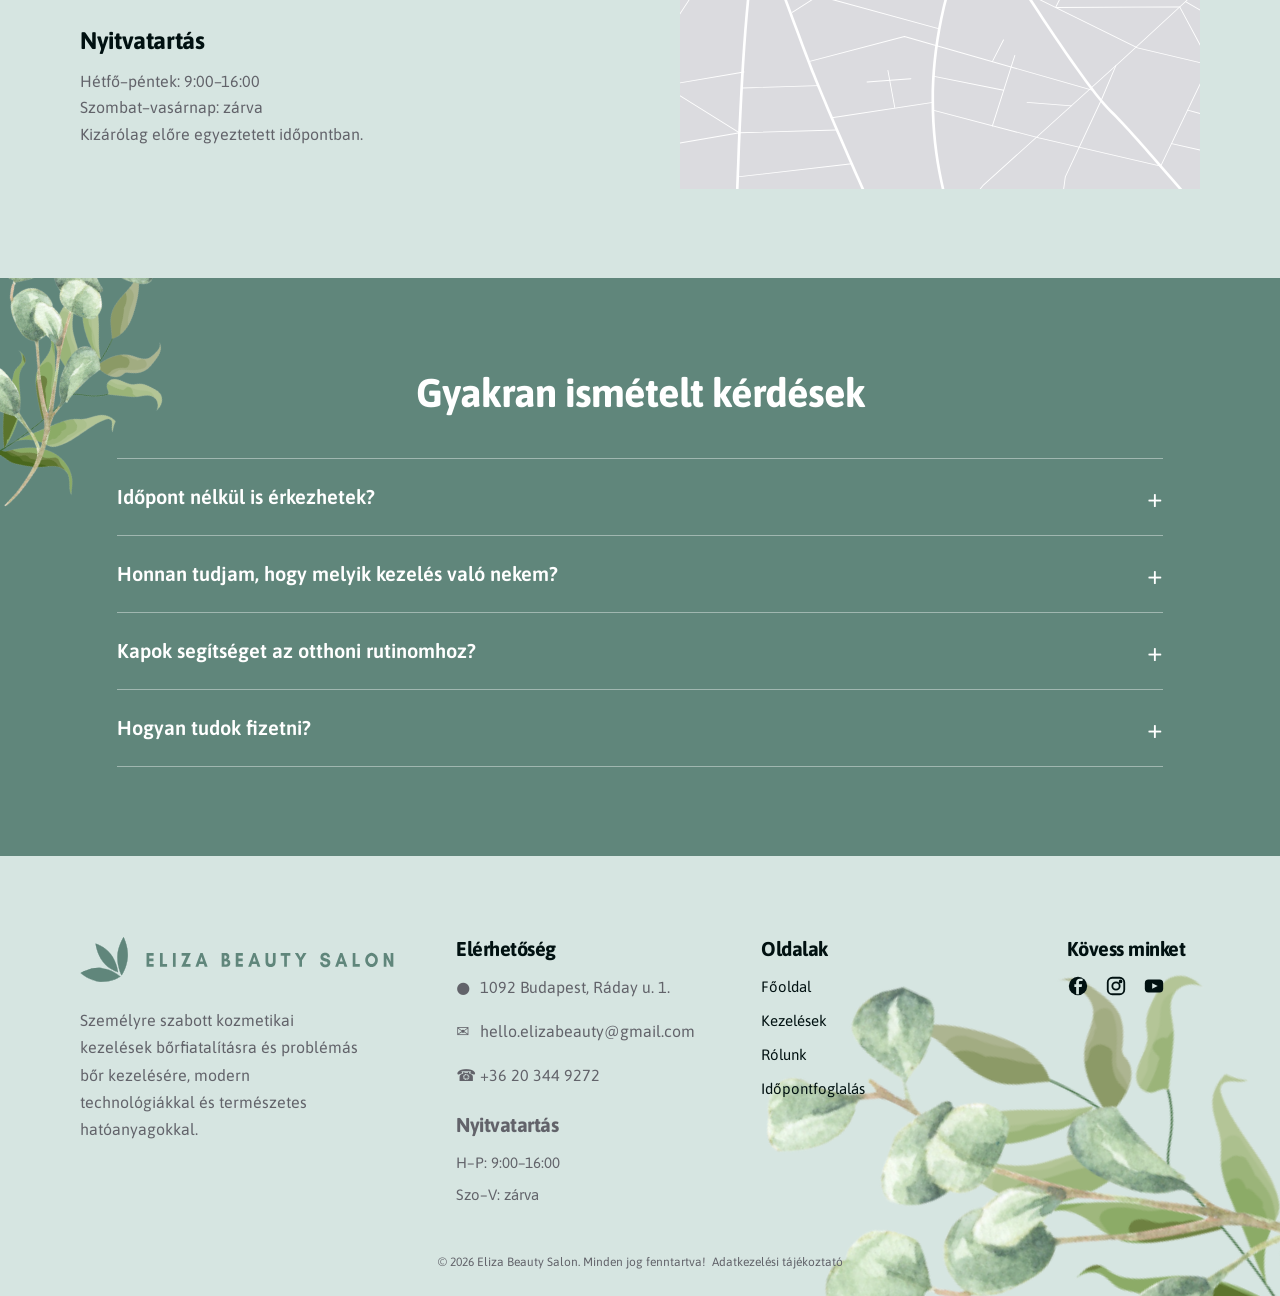
<file: kapcsolat.html>
<!doctype html>
<html lang="hu"><head><meta charset="utf-8"><meta name="viewport" content="width=device-width,initial-scale=1"><title>Kapcsolat és időpontkérés | Eliza Beauty Salon</title><meta name="description" content="Kérj időpontot az Eliza Beauty Salonba. Elérhetőségek, nyitvatartás és kapcsolati űrlap: 1092 Budapest, Ráday utca 1."><meta name="theme-color" content="#60867B"><link rel="icon" href="logók/eliza beauty salon favikon 1.svg" type="image/svg+xml"><link rel="preconnect" href="https://fonts.googleapis.com"><link rel="preconnect" href="https://fonts.gstatic.com" crossorigin><link href="https://fonts.googleapis.com/css2?family=Asap:wght@400;600;700&display=swap" rel="stylesheet"><link rel="stylesheet" href="assets/site.css?v=20261103-8"><script src="assets/site.js?v=20261103-3" defer></script></head><body id="oldal-teteje" class="subpage"><a class="skip-link" href="#tartalom">Ugrás a tartalomhoz</a><header class="site-header"><div class="wrap header-inner"><a class="brand" href="index.html" aria-label="Eliza Beauty Salon, főoldal"><img src="logók/feher logo.svg" alt="Eliza Beauty Salon" width="328" height="48"></a><button class="menu-toggle" type="button" aria-expanded="false" aria-controls="fo-menu"><span>Menü</span><span class="menu-lines" aria-hidden="true"><i></i><i></i><i></i></span></button><nav class="main-nav" id="fo-menu" aria-label="Fő navigáció"><a href="index.html">Főoldal</a><a href="kezelesek.html">Kezelések</a><a href="rolunk.html">Rólunk</a><a href="kapcsolat.html" aria-current="page">Kapcsolat</a></nav></div></header><aside class="demo-banner" aria-label="Oktatási demó">Tanfolyami demó – nem valódi szalon. Az űrlap kizárólag saját tesztadatokkal használható. <a href="adatkezeles.html">Adatkezelés</a></aside><main id="tartalom"><section class="contact-page-intro" id="kapcsolat"><img class="botanical contact-hero-botanical" src="képek/web/figma-leveldekoracio.webp" width="452" height="553" alt="" aria-hidden="true"><img class="botanical contact-photo-botanical" src="képek/web/figma-leveldekoracio.webp" width="452" height="553" alt="" aria-hidden="true"><div class="wrap content-split"><div class="copy"><h1>Vedd fel velem a kapcsolatot!</h1><p>A bőröd meghálálja a törődést, és én segítek megtalálni a legjobb megoldást számodra. Ha kérdésed van a kezelésekről, tanácsra van szükséged, vagy időpontot foglalnál, keress bizalommal! Egy apró változtatás is nagy különbséget hozhat – kezdjük el együtt!</p><form class="form-grid appointment-form" name="idopont-kapcsolat" method="POST" action="/koszonjuk.html" data-netlify="true" netlify-honeypot="bot-field" aria-label="Időpontkérés" aria-describedby="contact-status"><input type="hidden" name="form-name" value="idopont-kapcsolat"><input type="hidden" name="source" value="kapcsolat"><p hidden><label>Hagyd üresen: <input name="bot-field" tabindex="-1" autocomplete="off"></label></p><p class="form-demo-note">Oktatási tesztűrlap. Csak saját adataiddal és általános próbaszöveggel teszteld; valódi időpontfoglalás nem történik.</p>
<div class="field"><label for="contact-name">Teljes név</label><input id="contact-name" type="text" name="name" autocomplete="name" required maxlength="100" placeholder="Hogyan szólíthatlak?"></div><div class="field"><label for="contact-email">E-mail cím</label><input id="contact-email" type="email" name="email" required maxlength="254" autocomplete="email" placeholder="pelda@email.hu"></div><div class="field"><label for="contact-message">Üzenet</label><textarea id="contact-message" name="message" required maxlength="3000" rows="5" placeholder="Miben segíthetek?"></textarea></div><label class="checkbox-line"><input id="contact-privacy" type="checkbox" name="adatkezeles" value="elfogadva" required><span>Elolvastam az <a href="adatkezeles.html" target="_blank" rel="noopener">adatkezelési tájékoztatót</a>, és hozzájárulok a saját tesztadataim legfeljebb 30 napos, oktatási célú kezeléséhez.</span></label><button class="button" type="submit">Küldés</button><p class="form-status" id="contact-status" role="status" aria-live="polite">A küldés az éles Netlify-oldalon működik. Helyi előnézetből nem továbbítunk adatot.</p>
</form></div><img src="képek/web/kapcsolat-hero.webp" alt="Személyes törődés és nyugodt kozmetikai környezet" width="933" height="1400" class="contact-page-photo" fetchpriority="high"></div></section><section class="section light-section contact-details" id="elerhetoseg"><div class="wrap contact-details-grid"><div><h2>Szeretettel várlak a szalonban</h2><address><span>1092 Budapest, Ráday u. 1.</span><a href="tel:+36203449272">+36 20 344 9272</a><a href="mailto:hello.elizabeauty@gmail.com">hello.elizabeauty@gmail.com</a></address><h3>Nyitvatartás</h3><p>Hétfő–péntek: 9:00–16:00<br>Szombat–vasárnap: zárva</p><p>Kizárólag előre egyeztetett időpontban.</p></div><a class="contact-details-map" href="https://www.google.com/maps/search/?api=1&amp;query=1092+Budapest+Raday+utca+1" target="_blank" rel="noopener" aria-label="A szalon címe a Google Térképen"><img src="képek/kapcsolat/terkep-figma.svg" alt="A Figma-terv térképillusztrációja a szalon helyjelölőjével" width="590" height="667" loading="lazy"></a></div></section><section class="section faq" aria-labelledby="faq-title"><img class="botanical faq-botanical" src="képek/web/figma-leveldekoracio.webp" width="452" height="553" alt="" aria-hidden="true" loading="lazy"><div class="wrap faq-grid"><div class="faq-intro"><h2 id="faq-title">Gyakran ismételt kérdések</h2></div><div class="faq-list">
<details><summary>Időpont nélkül is érkezhetek?</summary><p>Nem, a kozmetikámban kizárólag időpontra fogadok vendégeket.</p></details>
<details><summary>Honnan tudjam, hogy melyik kezelés való nekem?</summary><p>Az első találkozás alkalmával a kezelés előtt diagnosztizálom a bőrödet, és felvázolom a kezelési tervet.</p></details>
<details><summary>Kapok segítséget az otthoni rutinomhoz?</summary><p>Igen, természetesen! Az első alkalmat követően elmondom, hogy mire figyelj a mindennapokban, milyen termékeket használj, hogy a bőröd a lehető legjobb törődést kapja.</p></details>
<details><summary>Hogyan tudok fizetni?</summary><p>Bankkártyával és készpénzzel is fizethetsz a szalonban.</p></details>
</div></div></section></main><footer class="site-footer"><img class="botanical footer-botanical" src="képek/web/figma-leveldekoracio.webp" width="452" height="553" alt="" aria-hidden="true" loading="lazy"><div class="wrap"><div class="footer-grid"><div class="footer-brand"><a href="#oldal-teteje" aria-label="Eliza Beauty Salon, vissza az oldal tetejére"><img src="logók/zold logo.svg" alt="Eliza Beauty Salon" width="319" height="47" loading="lazy"></a><p>Személyre szabott kozmetikai kezelések bőrfiatalításra és problémás bőr kezelésére, modern technológiákkal és természetes hatóanyagokkal.</p></div><div><h2 class="footer-heading">Elérhetőség</h2><address class="footer-address"><span><span aria-hidden="true">●</span> 1092 Budapest, Ráday u. 1.</span><a href="mailto:hello.elizabeauty@gmail.com"><span aria-hidden="true">✉</span> hello.elizabeauty@gmail.com</a><a href="tel:+36203449272"><span aria-hidden="true">☎</span> +36 20 344 9272</a></address><div class="footer-hours"><h2 class="footer-heading">Nyitvatartás</h2><p>H–P: 9:00–16:00</p><p>Szo–V: zárva</p><small>Kizárólag előre egyeztetett időpontban.</small></div></div><nav aria-label="Lábléc navigáció"><h2 class="footer-heading">Oldalak</h2><div class="footer-links"><a href="index.html">Főoldal</a><a href="kezelesek.html">Kezelések</a><a href="rolunk.html">Rólunk</a><a href="kapcsolat.html" aria-current="page">Időpontfoglalás</a></div></nav><div class="footer-social"><h2 class="footer-heading">Kövess minket</h2><div class="social-icons" aria-label="Közösségi felületek, profilhivatkozások még nincsenek megadva"><span title="Facebook"><svg viewBox="0 0 24 24" role="img" aria-label="Facebook"><circle cx="12" cy="12" r="10" fill="currentColor"/><path d="M13 21v-8h3l.5-3H13V8c0-1 .5-1.5 1.5-1.5H17V4h-3c-3 0-4 2-4 4v2H8v3h2v8" fill="#D6E5E1"/></svg></span><span title="Instagram"><svg viewBox="0 0 24 24" fill="none" stroke="currentColor" stroke-width="2" role="img" aria-label="Instagram"><rect x="3" y="3" width="18" height="18" rx="5"/><circle cx="12" cy="12" r="4"/><circle cx="17" cy="7" r="1"/></svg></span><span title="YouTube"><svg viewBox="0 0 24 24" role="img" aria-label="YouTube"><rect x="2" y="5" width="20" height="14" rx="4" fill="currentColor"/><path d="m10 9 6 3-6 3z" fill="#D6E5E1"/></svg></span></div></div></div><div class="footer-bottom"><p>© 2026 Eliza Beauty Salon. Minden jog fenntartva!</p><div class="bottom-right"><a class="privacy-note" href="adatkezeles.html">Adatkezelési tájékoztató</a><a class="to-top" href="#oldal-teteje" aria-label="Vissza az oldal tetejére">↑</a></div></div></div></footer></body></html>
</file>
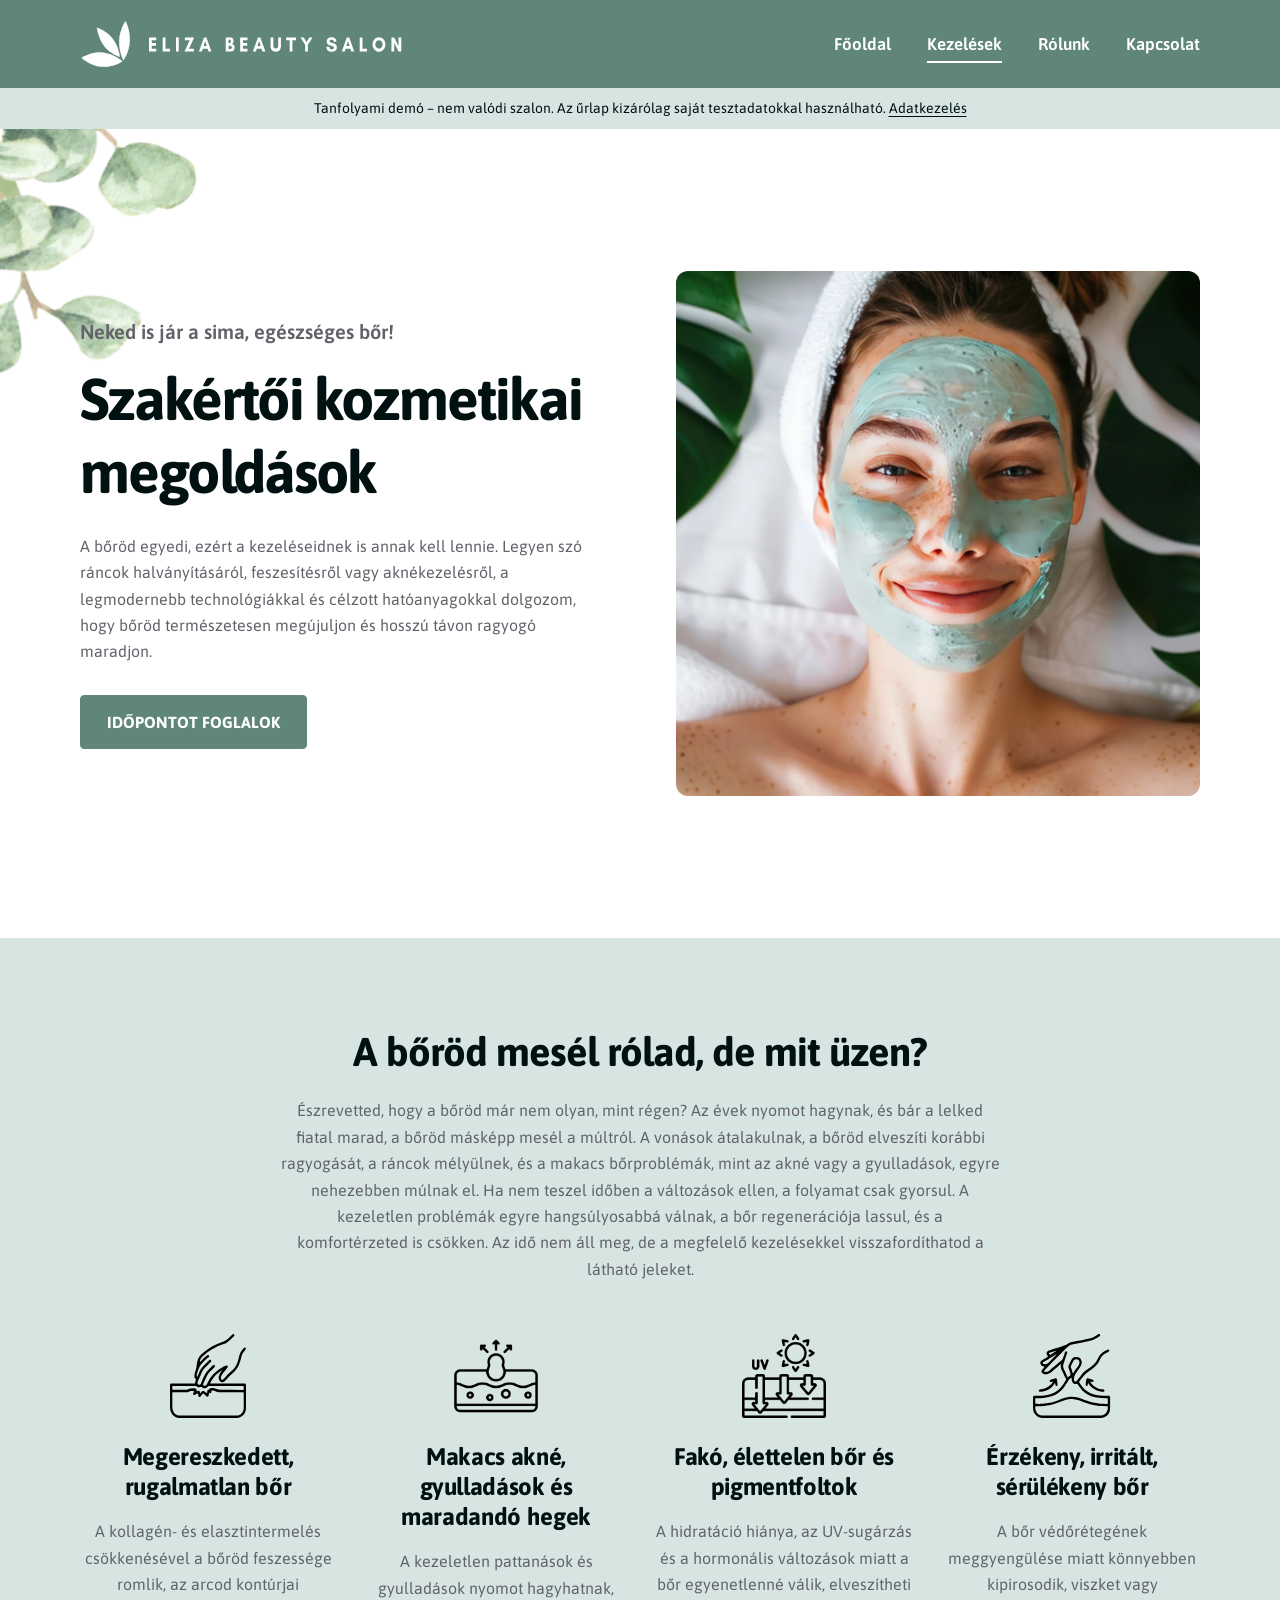
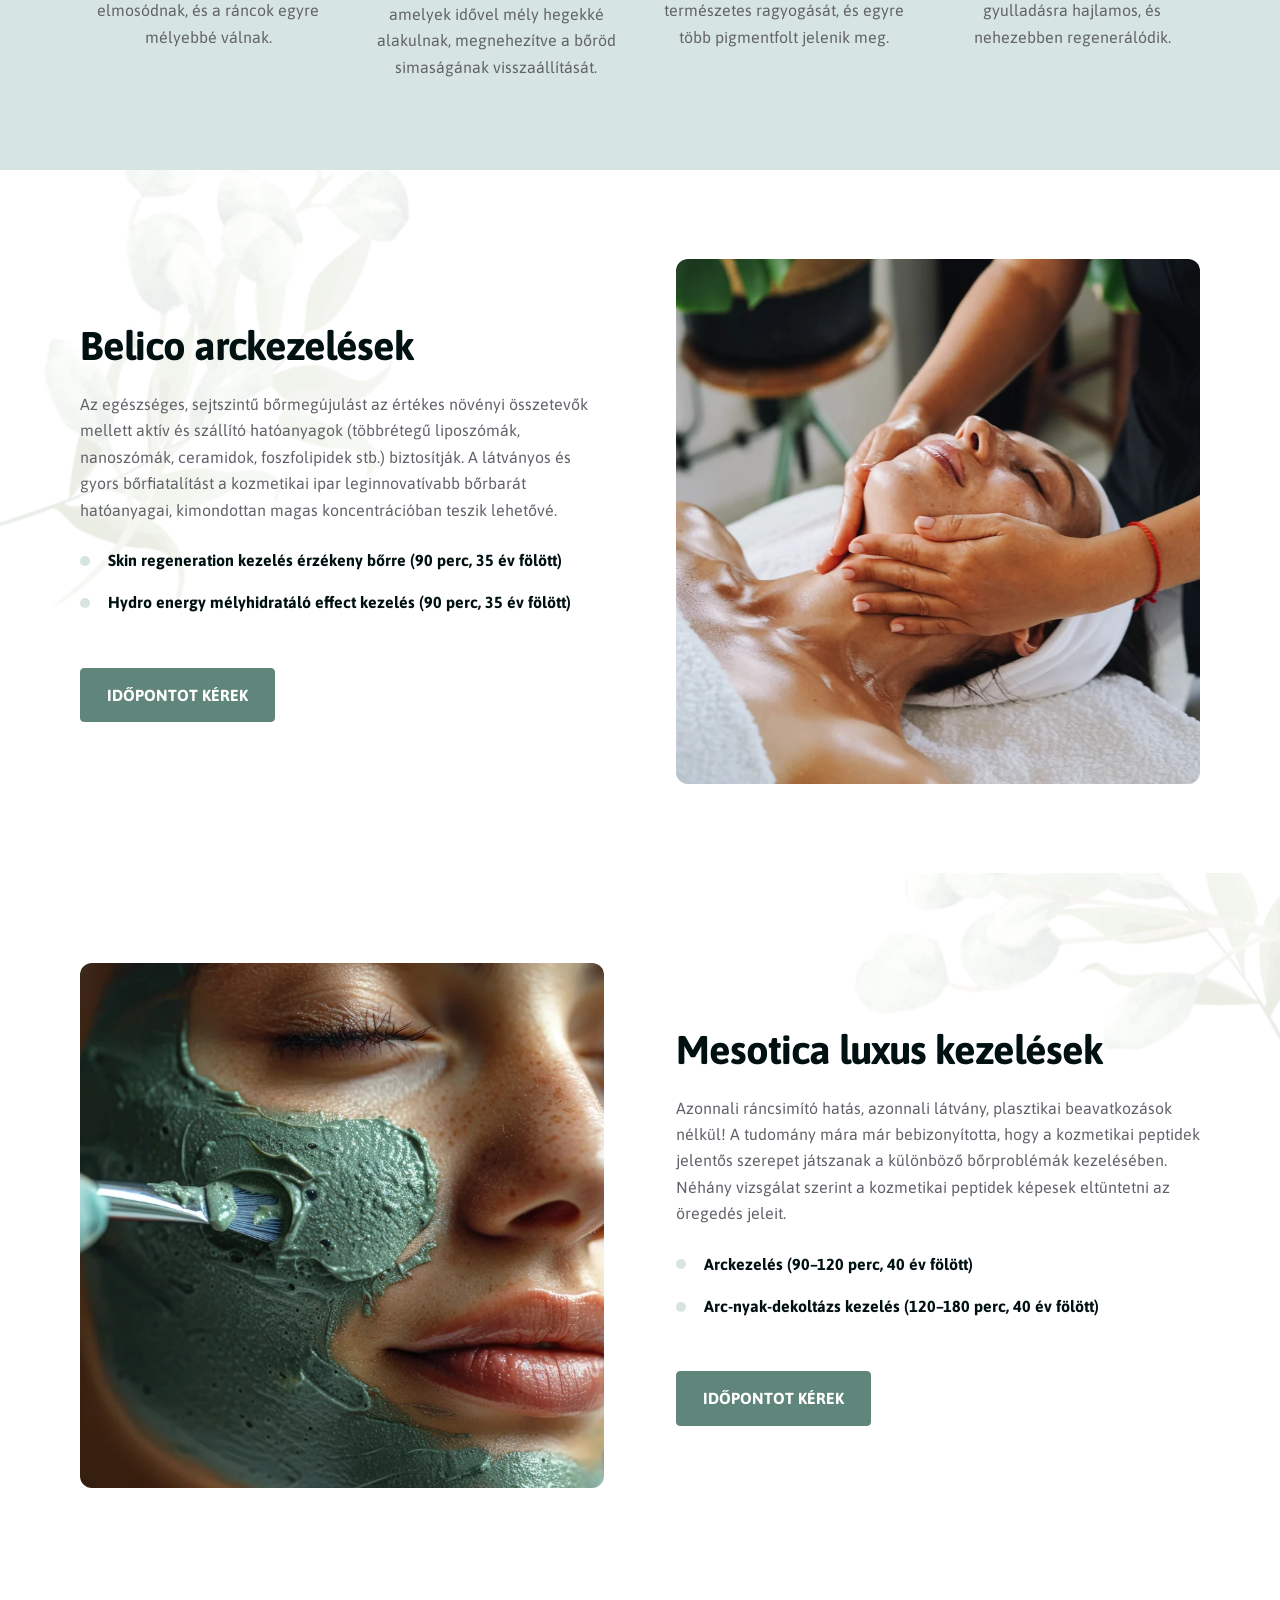
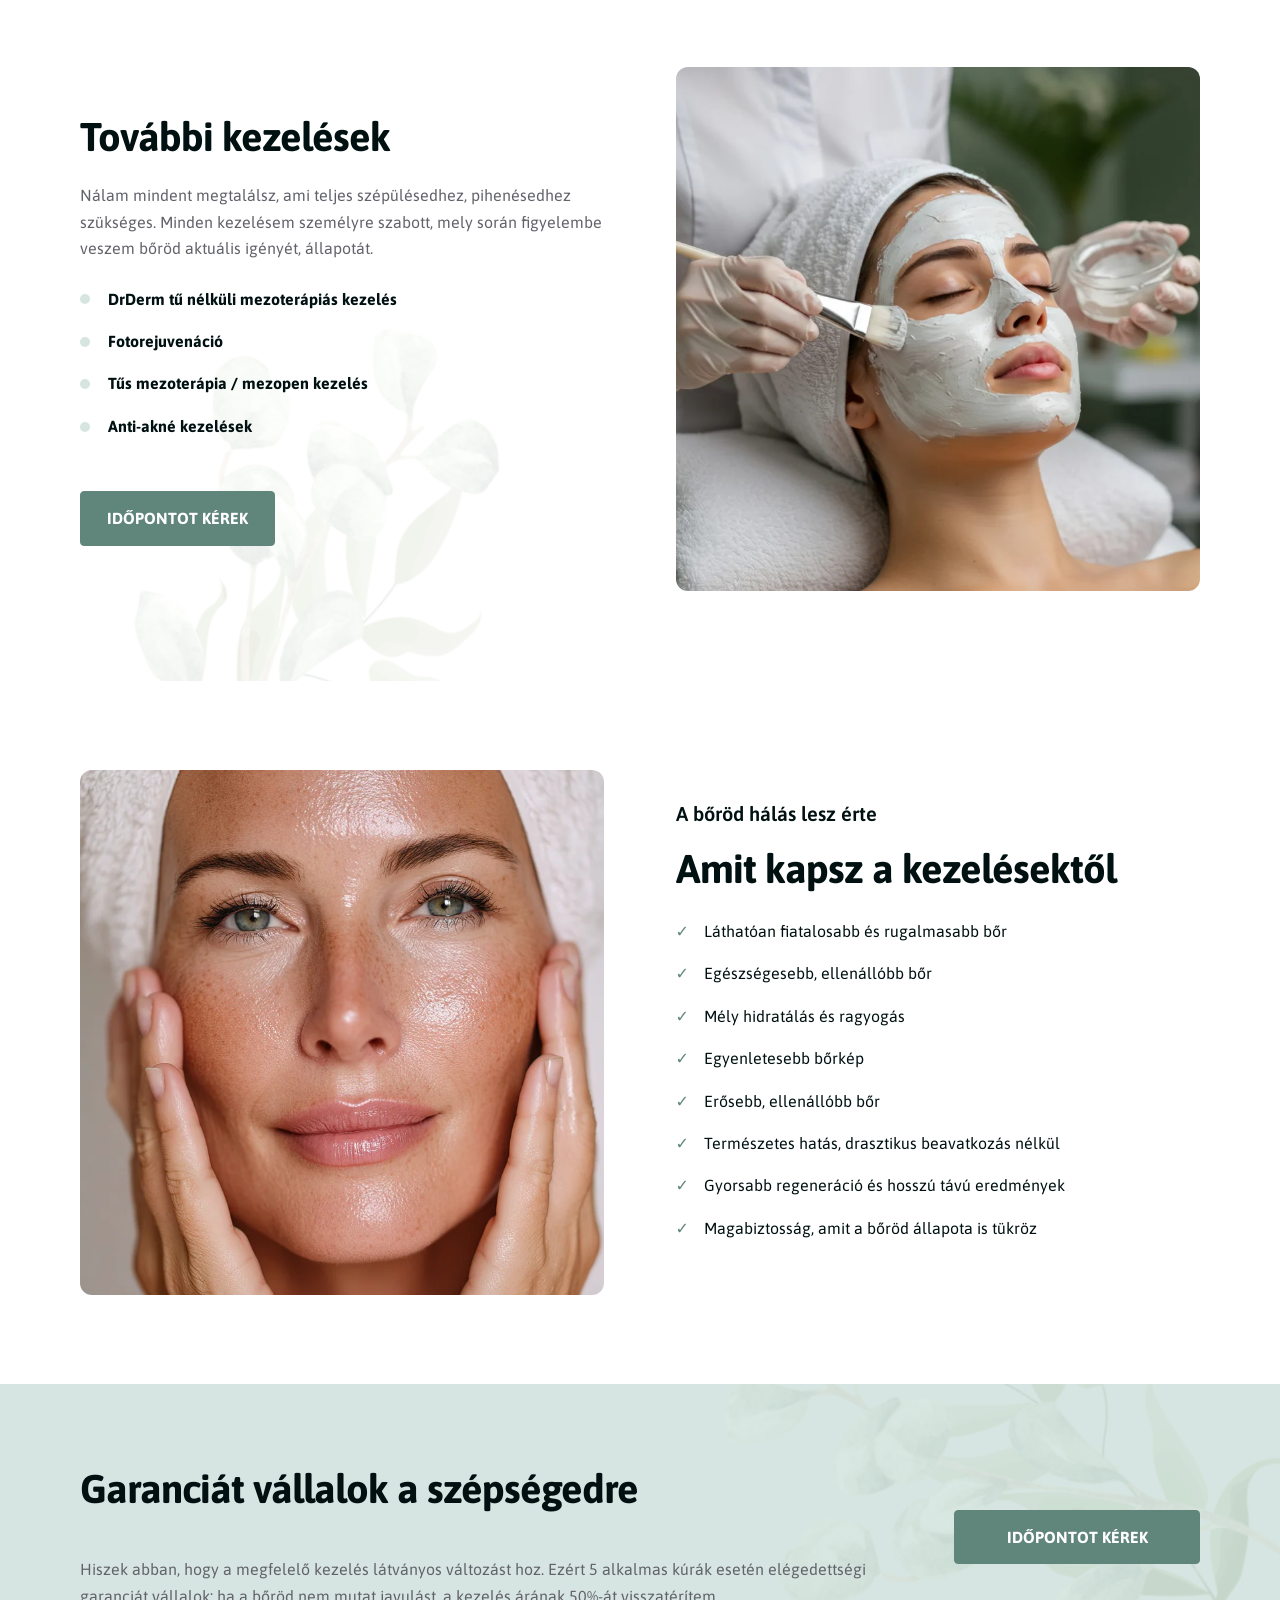
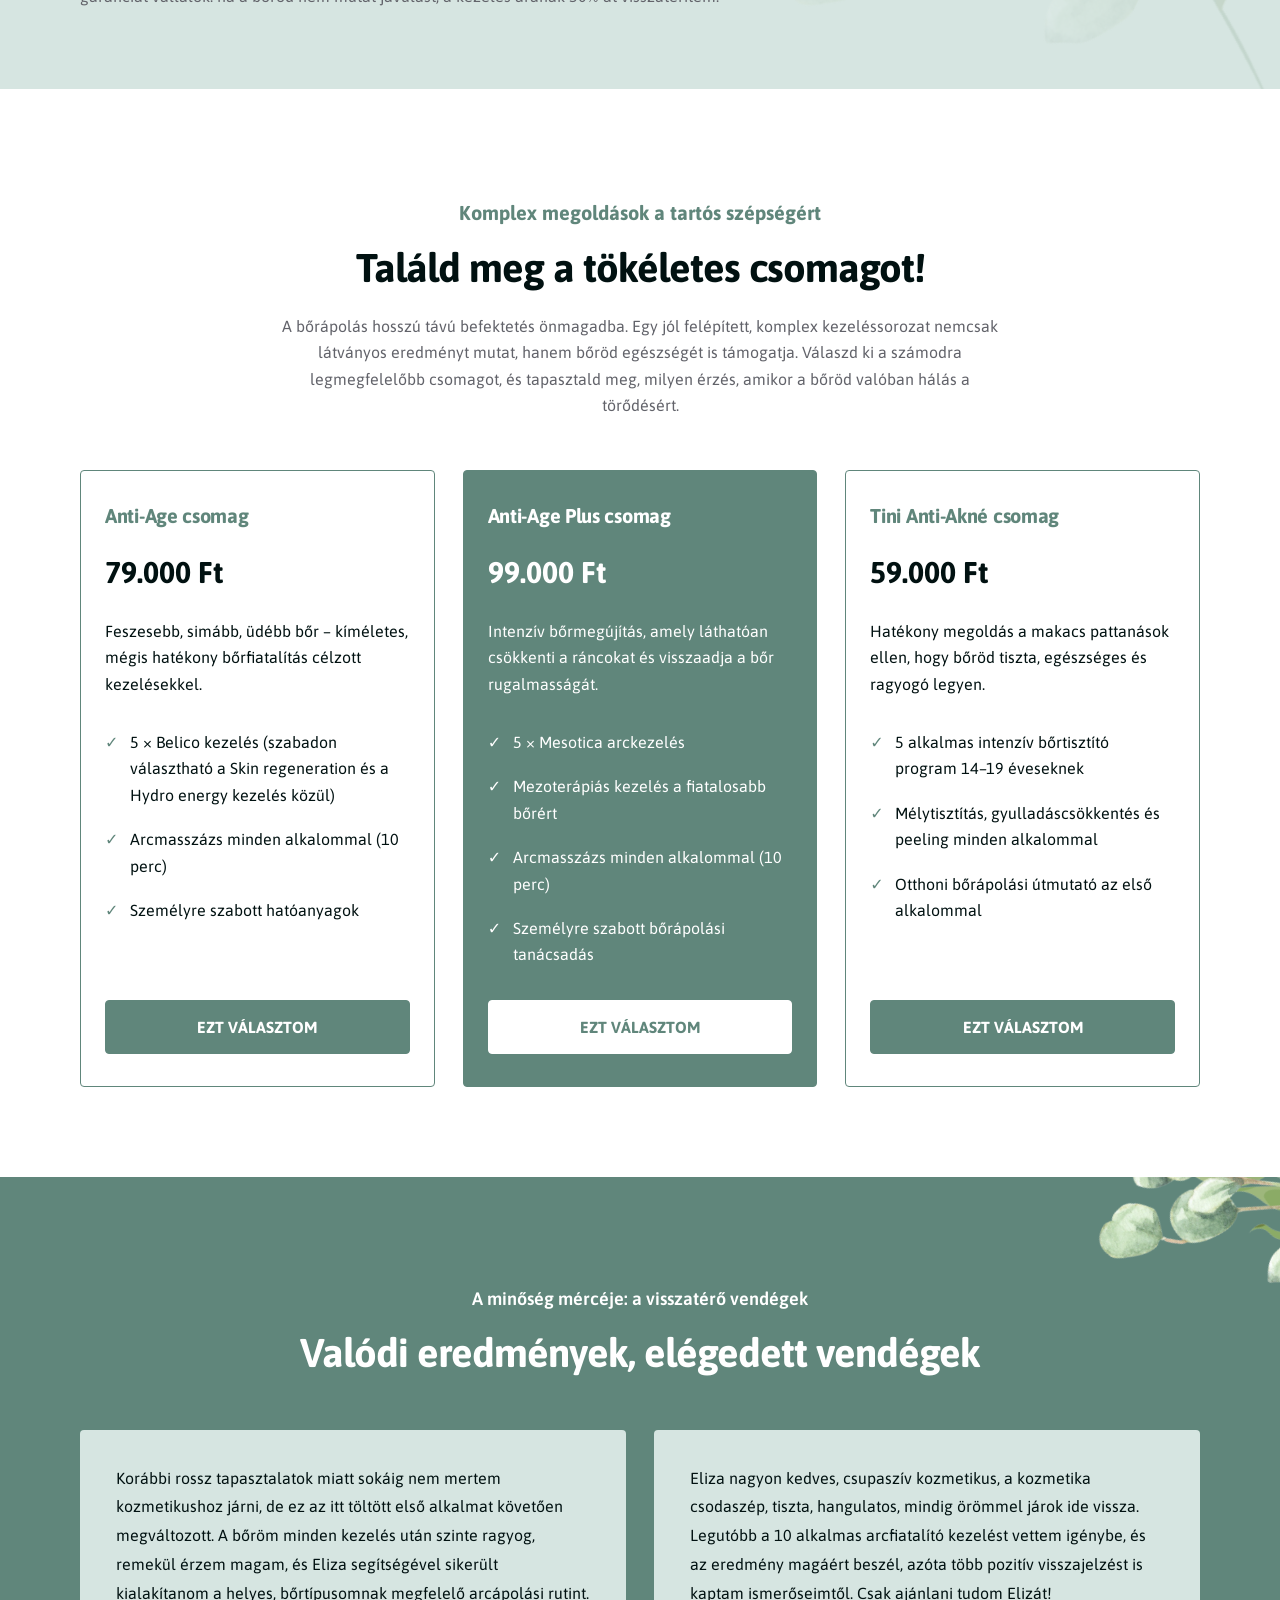
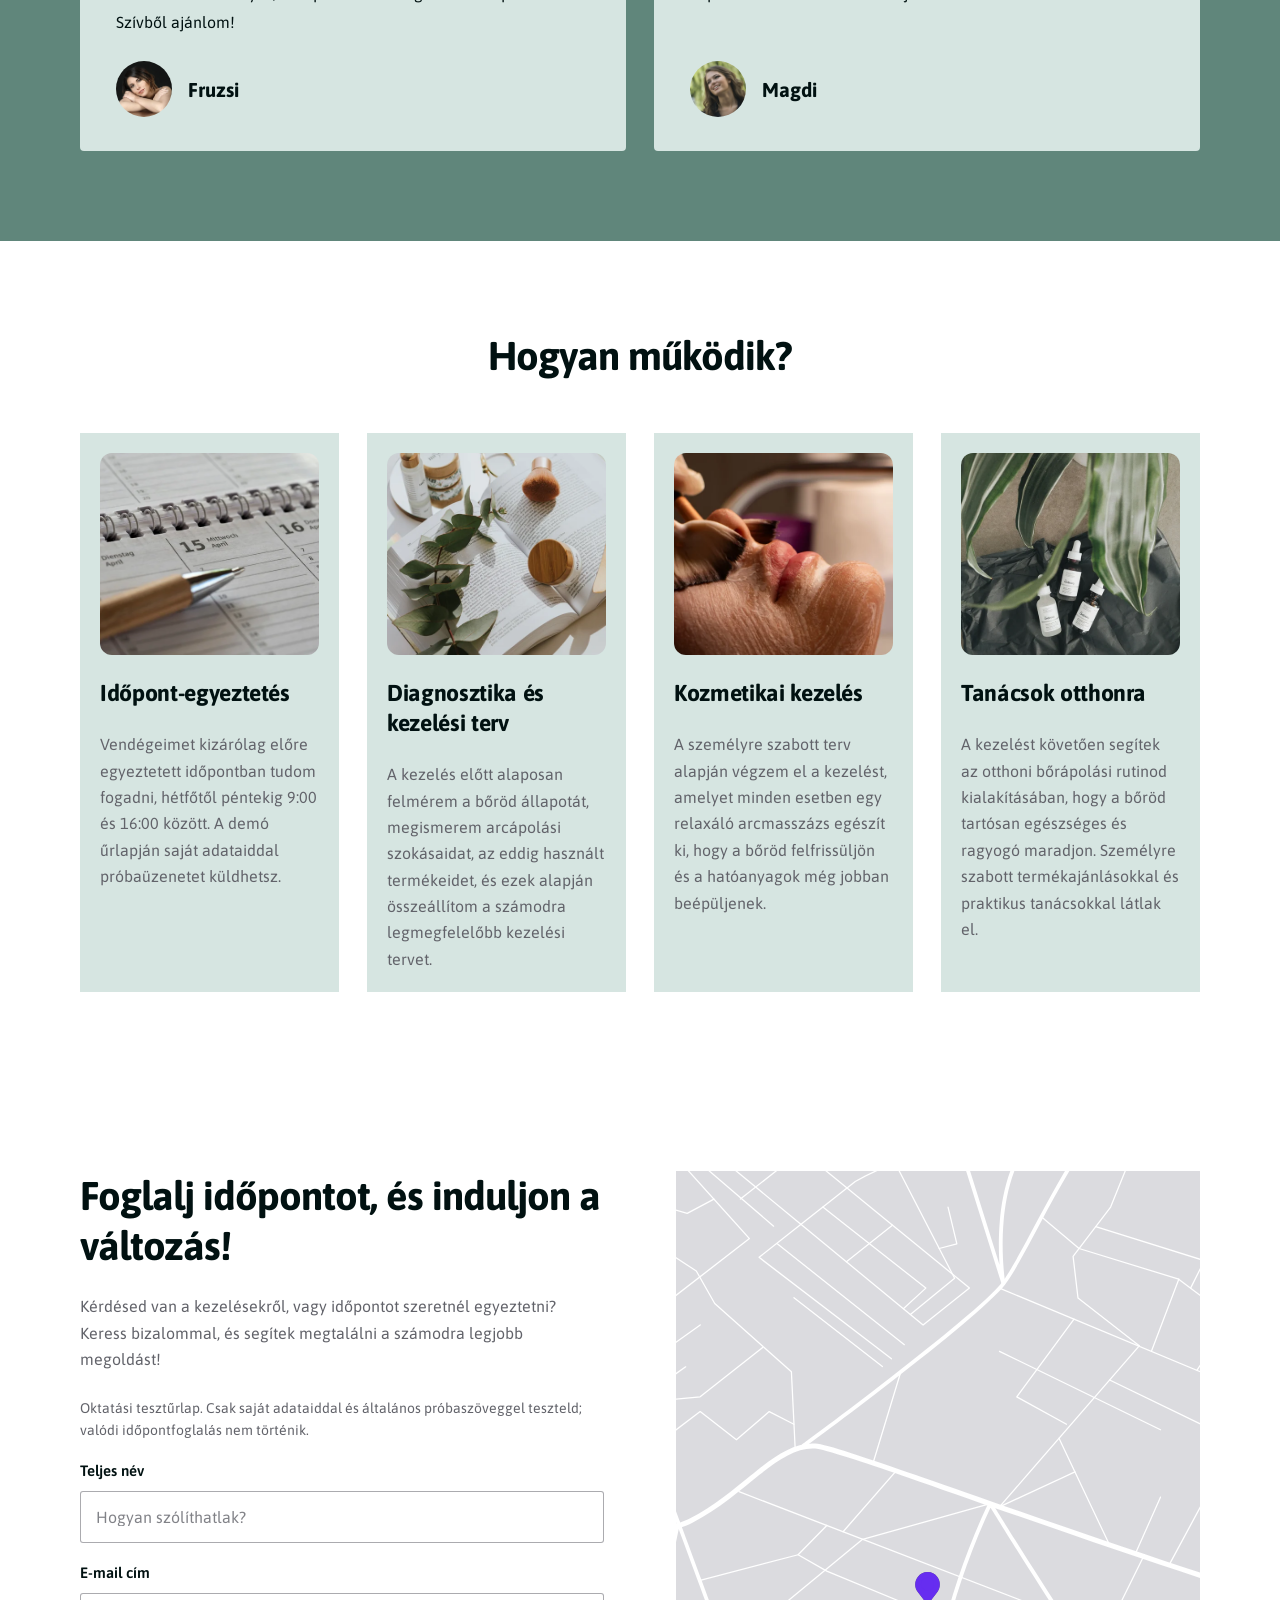
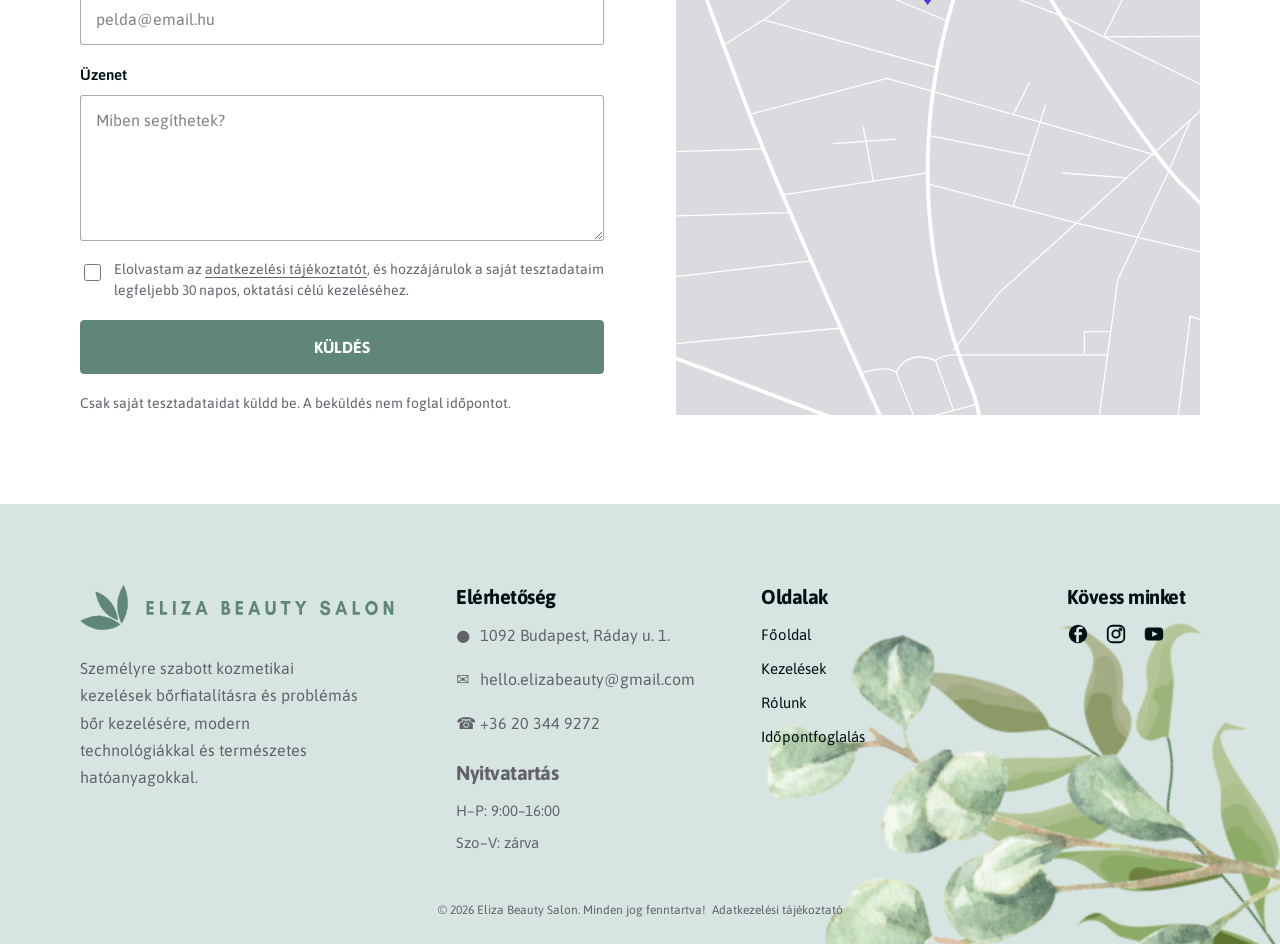
<file: kezelesek.html>
<!doctype html>
<html lang="hu"><head><meta charset="utf-8"><meta name="viewport" content="width=device-width,initial-scale=1"><title>Kezelések és csomagok | Eliza Beauty Salon</title><meta name="description" content="Belico és Mesotica arckezelések, hidratálás és személyre szabott kozmetikai csomagok Sipos Elizánál Budapesten. Ismerd meg a kezeléseket és kérj időpontot."><meta name="theme-color" content="#60867B"><link rel="icon" href="logók/eliza beauty salon favikon 1.svg" type="image/svg+xml"><link rel="preconnect" href="https://fonts.googleapis.com"><link rel="preconnect" href="https://fonts.gstatic.com" crossorigin><link href="https://fonts.googleapis.com/css2?family=Asap:wght@400;600;700&display=swap" rel="stylesheet"><link rel="stylesheet" href="assets/site.css?v=20261103-8"><script src="assets/site.js?v=20261103-3" defer></script></head><body id="oldal-teteje" class="subpage"><a class="skip-link" href="#tartalom">Ugrás a tartalomhoz</a><header class="site-header"><div class="wrap header-inner"><a class="brand" href="index.html" aria-label="Eliza Beauty Salon, főoldal"><img src="logók/feher logo.svg" alt="Eliza Beauty Salon" width="328" height="48"></a><button class="menu-toggle" type="button" aria-expanded="false" aria-controls="fo-menu"><span>Menü</span><span class="menu-lines" aria-hidden="true"><i></i><i></i><i></i></span></button><nav class="main-nav" id="fo-menu" aria-label="Fő navigáció"><a href="index.html">Főoldal</a><a href="kezelesek.html" aria-current="page">Kezelések</a><a href="rolunk.html">Rólunk</a><a href="kapcsolat.html">Kapcsolat</a></nav></div></header><aside class="demo-banner" aria-label="Oktatási demó">Tanfolyami demó – nem valódi szalon. Az űrlap kizárólag saját tesztadatokkal használható. <a href="adatkezeles.html">Adatkezelés</a></aside><main id="tartalom"><section class="hero subpage-hero" aria-labelledby="page-title"><svg class="figma-decor" viewBox="0 0 1440 1" aria-hidden="true" data-figma-node="8:395"><image href="képek/web/figma-leveldekoracio.webp" width="740" height="784" transform="matrix(-.890342 .455291 -.455291 -.890342 517.803 112.028)" preserveAspectRatio="none"/></svg><div class="wrap hero-grid"><div class="hero-copy"><p class="kicker">Neked is jár a sima, egészséges bőr!</p><h1 id="page-title">Szakértői kozmetikai megoldások</h1><p>A bőröd egyedi, ezért a kezeléseidnek is annak kell lennie. Legyen szó ráncok halványításáról, feszesítésről vagy aknékezelésről, a legmodernebb technológiákkal és célzott hatóanyagokkal dolgozom, hogy bőröd természetesen megújuljon és hosszú távon ragyogó maradjon.</p><a class="button" href="#kapcsolat">Időpontot foglalok</a></div><div class="hero-photo"><img src="képek/web/kezelesek-hero-szakertoi-megoldasok.webp" alt="Kozmetikai arckezelés, a vendég bőréhez igazítva" width="1349" height="1400" class="" fetchpriority="high"></div></div></section><section class="section light-section"><div class="section-head"><h2>A bőröd mesél rólad, de mit üzen?</h2><p>Észrevetted, hogy a bőröd már nem olyan, mint régen? Az évek nyomot hagynak, és bár a lelked fiatal marad, a bőröd másképp mesél a múltról. A vonások átalakulnak, a bőröd elveszíti korábbi ragyogását, a ráncok mélyülnek, és a makacs bőrproblémák, mint az akné vagy a gyulladások, egyre nehezebben múlnak el. Ha nem teszel időben a változások ellen, a folyamat csak gyorsul. A kezeletlen problémák egyre hangsúlyosabbá válnak, a bőr regenerációja lassul, és a komfortérzeted is csökken. Az idő nem áll meg, de a megfelelő kezelésekkel visszafordíthatod a látható jeleket.</p></div><div class="wrap problem-grid"><article class="problem-card"><img src="képek/ikonok/kezelesek-megereszkedett-bor-ikon.svg.svg" alt="" width="84" height="84" loading="lazy"><h3>Megereszkedett, rugalmatlan bőr</h3><p>A kollagén- és elasztintermelés csökkenésével a bőröd feszessége romlik, az arcod kontúrjai elmosódnak, és a ráncok egyre mélyebbé válnak.</p></article><article class="problem-card"><img src="képek/ikonok/kezelesek-akne-gyulladasok-hegek-ikon.png" alt="" width="84" height="84" loading="lazy"><h3>Makacs akné, gyulladások és maradandó hegek</h3><p>A kezeletlen pattanások és gyulladások nyomot hagyhatnak, amelyek idővel mély hegekké alakulnak, megnehezítve a bőröd simaságának visszaállítását.</p></article><article class="problem-card"><img src="képek/ikonok/kezelesek-fako-bor-pigmentfoltok-ikon.png" alt="" width="84" height="84" loading="lazy"><h3>Fakó, élettelen bőr és pigmentfoltok</h3><p>A hidratáció hiánya, az UV-sugárzás és a hormonális változások miatt a bőr egyenetlenné válik, elveszítheti természetes ragyogását, és egyre több pigmentfolt jelenik meg.</p></article><article class="problem-card"><img src="képek/ikonok/kezelesek-erzekeny-bor-ikon.svg.svg" alt="" width="84" height="84" loading="lazy"><h3>Érzékeny, irritált, sérülékeny bőr</h3><p>A bőr védőrétegének meggyengülése miatt könnyebben kipirosodik, viszket vagy gyulladásra hajlamos, és nehezebben regenerálódik.</p></article></div></section><section class="section treatment-section "><img class="treatment-leaf belico-leaf" src="képek/web/figma-leveldekoracio.webp" alt="" aria-hidden="true" width="452" height="553" loading="lazy"><div class="wrap content-split"><div class="copy"><h2>Belico arckezelések</h2><p>Az egészséges, sejtszintű bőrmegújulást az értékes növényi összetevők mellett aktív és szállító hatóanyagok (többrétegű liposzómák, nanoszómák, ceramidok, foszfolipidek stb.) biztosítják. A látványos és gyors bőrfiatalítást a kozmetikai ipar leginnovatívabb bőrbarát hatóanyagai, kimondottan magas koncentrációban teszik lehetővé.</p><ul class="check-list"><li>Skin regeneration kezelés érzékeny bőrre (90 perc, 35 év fölött)</li><li>Hydro energy mélyhidratáló effect kezelés (90 perc, 35 év fölött)</li></ul><a class="button" href="#kapcsolat">Időpontot kérek</a></div><div class="content-photo"><img src="képek/web/kezelesek-belico-arckezelesek.webp" alt="Belico arckezelések" width="933" height="1400" class="" loading="lazy"></div></div></section><section class="section treatment-section reverse"><img class="treatment-leaf mesotica-leaf" src="képek/web/figma-leveldekoracio.webp" alt="" aria-hidden="true" width="452" height="553" loading="lazy"><div class="wrap content-split"><div class="copy"><h2>Mesotica luxus kezelések</h2><p>Azonnali ráncsimító hatás, azonnali látvány, plasztikai beavatkozások nélkül! A tudomány mára már bebizonyította, hogy a kozmetikai peptidek jelentős szerepet játszanak a különböző bőrproblémák kezelésében. Néhány vizsgálat szerint a kozmetikai peptidek képesek eltüntetni az öregedés jeleit.</p><ul class="check-list"><li>Arckezelés (90–120 perc, 40 év fölött)</li><li>Arc-nyak-dekoltázs kezelés (120–180 perc, 40 év fölött)</li></ul><a class="button" href="#kapcsolat">Időpontot kérek</a></div><div class="content-photo"><img src="képek/web/kezelesek-mesotica-luxus-kezelesek.webp" alt="Mesotica luxus kezelések" width="1400" height="768" class="" loading="lazy"></div></div></section><section class="section treatment-section "><img class="treatment-leaf additional-leaf" src="képek/web/figma-leveldekoracio.webp" alt="" aria-hidden="true" width="452" height="553" loading="lazy"><div class="wrap content-split"><div class="copy"><h2>További kezelések</h2><p>Nálam mindent megtalálsz, ami teljes szépülésedhez, pihenésedhez szükséges. Minden kezelésem személyre szabott, mely során figyelembe veszem bőröd aktuális igényét, állapotát.</p><ul class="check-list"><li>DrDerm tű nélküli mezoterápiás kezelés</li><li>Fotorejuvenáció</li><li>Tűs mezoterápia / mezopen kezelés</li><li>Anti-akné kezelések</li></ul><a class="button" href="#kapcsolat">Időpontot kérek</a></div><div class="content-photo"><img src="képek/web/kezelesek-tovabbi-kezelesek.webp" alt="További kezelések" width="1400" height="763" class="" loading="lazy"></div></div></section><section class="section"><div class="wrap content-split"><div class="content-photo"><img src="képek/web/kezelesek-eredmenyek-amit-kapsz.webp" alt="Ápolt, hidratált arcbőr" width="1400" height="785" class="" loading="lazy"></div><div class="copy"><p class="kicker">A bőröd hálás lesz érte</p><h2>Amit kapsz a kezelésektől</h2><ul class="check-list"><li>Láthatóan fiatalosabb és rugalmasabb bőr</li><li>Egészségesebb, ellenállóbb bőr</li><li>Mély hidratálás és ragyogás</li><li>Egyenletesebb bőrkép</li><li>Erősebb, ellenállóbb bőr</li><li>Természetes hatás, drasztikus beavatkozás nélkül</li><li>Gyorsabb regeneráció és hosszú távú eredmények</li><li>Magabiztosság, amit a bőröd állapota is tükröz</li></ul></div></div></section><section class="invitation"><img class="botanical invitation-botanical" src="képek/web/figma-leveldekoracio.webp" width="452" height="553" alt="" aria-hidden="true" loading="lazy"><div class="wrap"><div class="invitation-content"><h2>Garanciát vállalok a szépségedre</h2><p>Hiszek abban, hogy a megfelelő kezelés látványos változást hoz. Ezért 5 alkalmas kúrák esetén elégedettségi garanciát vállalok: ha a bőröd nem mutat javulást, a kezelés árának 50%-át visszatérítem.</p><a class="button" href="#kapcsolat">Időpontot kérek</a></div></div></section><section class="section packages-section" id="csomagok"><div class="section-head"><p class="kicker">Komplex megoldások a tartós szépségért</p><h2>Találd meg a tökéletes csomagot!</h2><p>A bőrápolás hosszú távú befektetés önmagadba. Egy jól felépített, komplex kezeléssorozat nemcsak látványos eredményt mutat, hanem bőröd egészségét is támogatja. Válaszd ki a számodra legmegfelelőbb csomagot, és tapasztald meg, milyen érzés, amikor a bőröd valóban hálás a törődésért.</p></div><div class="wrap package-grid"><article class="package"><h3>Anti-Age csomag</h3><p class="price">79.000 Ft</p><p>Feszesebb, simább, üdébb bőr – kíméletes, mégis hatékony bőrfiatalítás célzott kezelésekkel.</p><ul class="check-list"><li>5 × Belico kezelés (szabadon választható a Skin regeneration és a Hydro energy kezelés közül)</li><li>Arcmasszázs minden alkalommal (10 perc)</li><li>Személyre szabott hatóanyagok</li></ul><a class="button" href="#kapcsolat">Ezt választom</a></article><article class="package featured"><h3>Anti-Age Plus csomag</h3><p class="price">99.000 Ft</p><p>Intenzív bőrmegújítás, amely láthatóan csökkenti a ráncokat és visszaadja a bőr rugalmasságát.</p><ul class="check-list"><li>5 × Mesotica arckezelés</li><li>Mezoterápiás kezelés a fiatalosabb bőrért</li><li>Arcmasszázs minden alkalommal (10 perc)</li><li>Személyre szabott bőrápolási tanácsadás</li></ul><a class="button" href="#kapcsolat">Ezt választom</a></article><article class="package"><h3>Tini Anti-Akné csomag</h3><p class="price">59.000 Ft</p><p>Hatékony megoldás a makacs pattanások ellen, hogy bőröd tiszta, egészséges és ragyogó legyen.</p><ul class="check-list"><li>5 alkalmas intenzív bőrtisztító program 14–19 éveseknek</li><li>Mélytisztítás, gyulladáscsökkentés és peeling minden alkalommal</li><li>Otthoni bőrápolási útmutató az első alkalommal</li></ul><a class="button" href="#kapcsolat">Ezt választom</a></article></div></section><section class="section reviews" aria-labelledby="reviews-title"><img class="botanical reviews-botanical" src="képek/web/figma-leveldekoracio.webp" width="452" height="553" alt="" aria-hidden="true" loading="lazy"><div class="wrap"><div class="section-head"><p class="kicker">A minőség mércéje: a visszatérő vendégek</p><h2 id="reviews-title">Valódi eredmények, elégedett vendégek</h2></div><div class="reviews-grid">
<figure class="review"><blockquote>Korábbi rossz tapasztalatok miatt sokáig nem mertem kozmetikushoz járni, de ez az itt töltött első alkalmat követően megváltozott. A bőröm minden kezelés után szinte ragyog, remekül érzem magam, és Eliza segítségével sikerült kialakítanom a helyes, bőrtípusomnak megfelelő arcápolási rutint. Szívből ajánlom!</blockquote><div class="review-person"><img src="képek/web/velemenyek-fruzsi-portre.webp" alt="" width="56" height="56" loading="lazy"><figcaption>Fruzsi</figcaption></div></figure>
<figure class="review"><blockquote>Eliza nagyon kedves, csupaszív kozmetikus, a kozmetika csodaszép, tiszta, hangulatos, mindig örömmel járok ide vissza. Legutóbb a 10 alkalmas arcfiatalító kezelést vettem igénybe, és az eredmény magáért beszél, azóta több pozitív visszajelzést is kaptam ismerőseimtől. Csak ajánlani tudom Elizát!</blockquote><div class="review-person"><img src="képek/web/velemenyek-magdi-portre.webp" alt="" width="56" height="56" loading="lazy"><figcaption>Magdi</figcaption></div></figure>
</div></div></section><section class="section process" id="folyamat" aria-labelledby="process-title"><div class="wrap"><div class="section-head"><h2 id="process-title">Hogyan működik?</h2></div><div class="process-grid">
<article class="process-step"><div class="process-photo"><img src="képek/web/folyamat-01-idopont-egyeztetes.webp" alt="Időpont-egyeztetés a kozmetikai kezelés előtt" width="400" height="320" loading="lazy"></div><h3>Időpont-egyeztetés</h3><p>Vendégeimet kizárólag előre egyeztetett időpontban tudom fogadni, hétfőtől péntekig 9:00 és 16:00 között. A demó űrlapján saját adataiddal próbaüzenetet küldhetsz.</p></article>
<article class="process-step"><div class="process-photo"><img src="képek/web/folyamat-02-diagnosztika-kezelesi-terv.webp" alt="Bőrdiagnosztika és a személyre szabott kezelés előkészítése" width="400" height="320" loading="lazy"></div><h3>Diagnosztika és kezelési terv</h3><p>A kezelés előtt alaposan felmérem a bőröd állapotát, megismerem arcápolási szokásaidat, az eddig használt termékeidet, és ezek alapján összeállítom a számodra legmegfelelőbb kezelési tervet.</p></article>
<article class="process-step"><div class="process-photo"><img src="képek/web/folyamat-03-kozmetikai-kezeles.webp" alt="Kíméletes kozmetikai arckezelés" width="400" height="320" loading="lazy"></div><h3>Kozmetikai kezelés</h3><p>A személyre szabott terv alapján végzem el a kezelést, amelyet minden esetben egy relaxáló arcmasszázs egészít ki, hogy a bőröd felfrissüljön és a hatóanyagok még jobban beépüljenek.</p></article>
<article class="process-step"><div class="process-photo"><img src="képek/web/folyamat-04-tanacsok-otthonra.webp" alt="Arcápolási termékek az otthoni bőrápolási rutinhoz" width="400" height="320" loading="lazy"></div><h3>Tanácsok otthonra</h3><p>A kezelést követően segítek az otthoni bőrápolási rutinod kialakításában, hogy a bőröd tartósan egészséges és ragyogó maradjon. Személyre szabott termékajánlásokkal és praktikus tanácsokkal látlak el.</p></article>
</div></div></section><section class="section contact" id="kapcsolat" aria-labelledby="contact-title"><div class="wrap contact-grid"><div class="contact-copy"><h2 id="contact-title">Foglalj időpontot, és induljon a változás!</h2><p>Kérdésed van a kezelésekről, vagy időpontot szeretnél egyeztetni? Keress bizalommal, és segítek megtalálni a számodra legjobb megoldást!</p><form class="form-grid appointment-form" name="idopont-kezelesek" method="POST" action="/koszonjuk.html" data-netlify="true" netlify-honeypot="bot-field" aria-label="Időpontkérés" aria-describedby="contact-status"><input type="hidden" name="form-name" value="idopont-kezelesek"><input type="hidden" name="source" value="kezelesek"><p hidden><label>Hagyd üresen: <input name="bot-field" tabindex="-1" autocomplete="off"></label></p><p class="form-demo-note">Oktatási tesztűrlap. Csak saját adataiddal és általános próbaszöveggel teszteld; valódi időpontfoglalás nem történik.</p>
<div class="field"><label for="contact-name">Teljes név</label><input id="contact-name" type="text" name="name" autocomplete="name" required maxlength="100" placeholder="Hogyan szólíthatlak?"></div><div class="field"><label for="contact-email">E-mail cím</label><input id="contact-email" type="email" name="email" required maxlength="254" autocomplete="email" placeholder="pelda@email.hu"></div><div class="field"><label for="contact-message">Üzenet</label><textarea id="contact-message" name="message" required maxlength="3000" rows="5" placeholder="Miben segíthetek?"></textarea></div><label class="checkbox-line"><input id="contact-privacy" type="checkbox" name="adatkezeles" value="elfogadva" required><span>Elolvastam az <a href="adatkezeles.html" target="_blank" rel="noopener">adatkezelési tájékoztatót</a>, és hozzájárulok a saját tesztadataim legfeljebb 30 napos, oktatási célú kezeléséhez.</span></label><button class="button" type="submit">Küldés</button><p class="form-status" id="contact-status" role="status" aria-live="polite">A küldés az éles Netlify-oldalon működik. Helyi előnézetből nem továbbítunk adatot.</p>
</form></div><a class="contact-map" href="https://www.google.com/maps/search/?api=1&amp;query=1092+Budapest+Raday+utca+1" target="_blank" rel="noopener" aria-label="A szalon címe a Google Térképen"><img src="képek/kapcsolat/terkep-figma.svg" alt="A Figma-terv térképillusztrációja a szalon helyjelölőjével" width="590" height="667" loading="lazy"></a></div></section></main><footer class="site-footer"><img class="botanical footer-botanical" src="képek/web/figma-leveldekoracio.webp" width="452" height="553" alt="" aria-hidden="true" loading="lazy"><div class="wrap"><div class="footer-grid"><div class="footer-brand"><a href="#oldal-teteje" aria-label="Eliza Beauty Salon, vissza az oldal tetejére"><img src="logók/zold logo.svg" alt="Eliza Beauty Salon" width="319" height="47" loading="lazy"></a><p>Személyre szabott kozmetikai kezelések bőrfiatalításra és problémás bőr kezelésére, modern technológiákkal és természetes hatóanyagokkal.</p></div><div><h2 class="footer-heading">Elérhetőség</h2><address class="footer-address"><span><span aria-hidden="true">●</span> 1092 Budapest, Ráday u. 1.</span><a href="mailto:hello.elizabeauty@gmail.com"><span aria-hidden="true">✉</span> hello.elizabeauty@gmail.com</a><a href="tel:+36203449272"><span aria-hidden="true">☎</span> +36 20 344 9272</a></address><div class="footer-hours"><h2 class="footer-heading">Nyitvatartás</h2><p>H–P: 9:00–16:00</p><p>Szo–V: zárva</p><small>Kizárólag előre egyeztetett időpontban.</small></div></div><nav aria-label="Lábléc navigáció"><h2 class="footer-heading">Oldalak</h2><div class="footer-links"><a href="index.html">Főoldal</a><a href="kezelesek.html" aria-current="page">Kezelések</a><a href="rolunk.html">Rólunk</a><a href="kapcsolat.html">Időpontfoglalás</a></div></nav><div class="footer-social"><h2 class="footer-heading">Kövess minket</h2><div class="social-icons" aria-label="Közösségi felületek, profilhivatkozások még nincsenek megadva"><span title="Facebook"><svg viewBox="0 0 24 24" role="img" aria-label="Facebook"><circle cx="12" cy="12" r="10" fill="currentColor"/><path d="M13 21v-8h3l.5-3H13V8c0-1 .5-1.5 1.5-1.5H17V4h-3c-3 0-4 2-4 4v2H8v3h2v8" fill="#D6E5E1"/></svg></span><span title="Instagram"><svg viewBox="0 0 24 24" fill="none" stroke="currentColor" stroke-width="2" role="img" aria-label="Instagram"><rect x="3" y="3" width="18" height="18" rx="5"/><circle cx="12" cy="12" r="4"/><circle cx="17" cy="7" r="1"/></svg></span><span title="YouTube"><svg viewBox="0 0 24 24" role="img" aria-label="YouTube"><rect x="2" y="5" width="20" height="14" rx="4" fill="currentColor"/><path d="m10 9 6 3-6 3z" fill="#D6E5E1"/></svg></span></div></div></div><div class="footer-bottom"><p>© 2026 Eliza Beauty Salon. Minden jog fenntartva!</p><div class="bottom-right"><a class="privacy-note" href="adatkezeles.html">Adatkezelési tájékoztató</a><a class="to-top" href="#oldal-teteje" aria-label="Vissza az oldal tetejére">↑</a></div></div></div></footer></body></html>
</file>
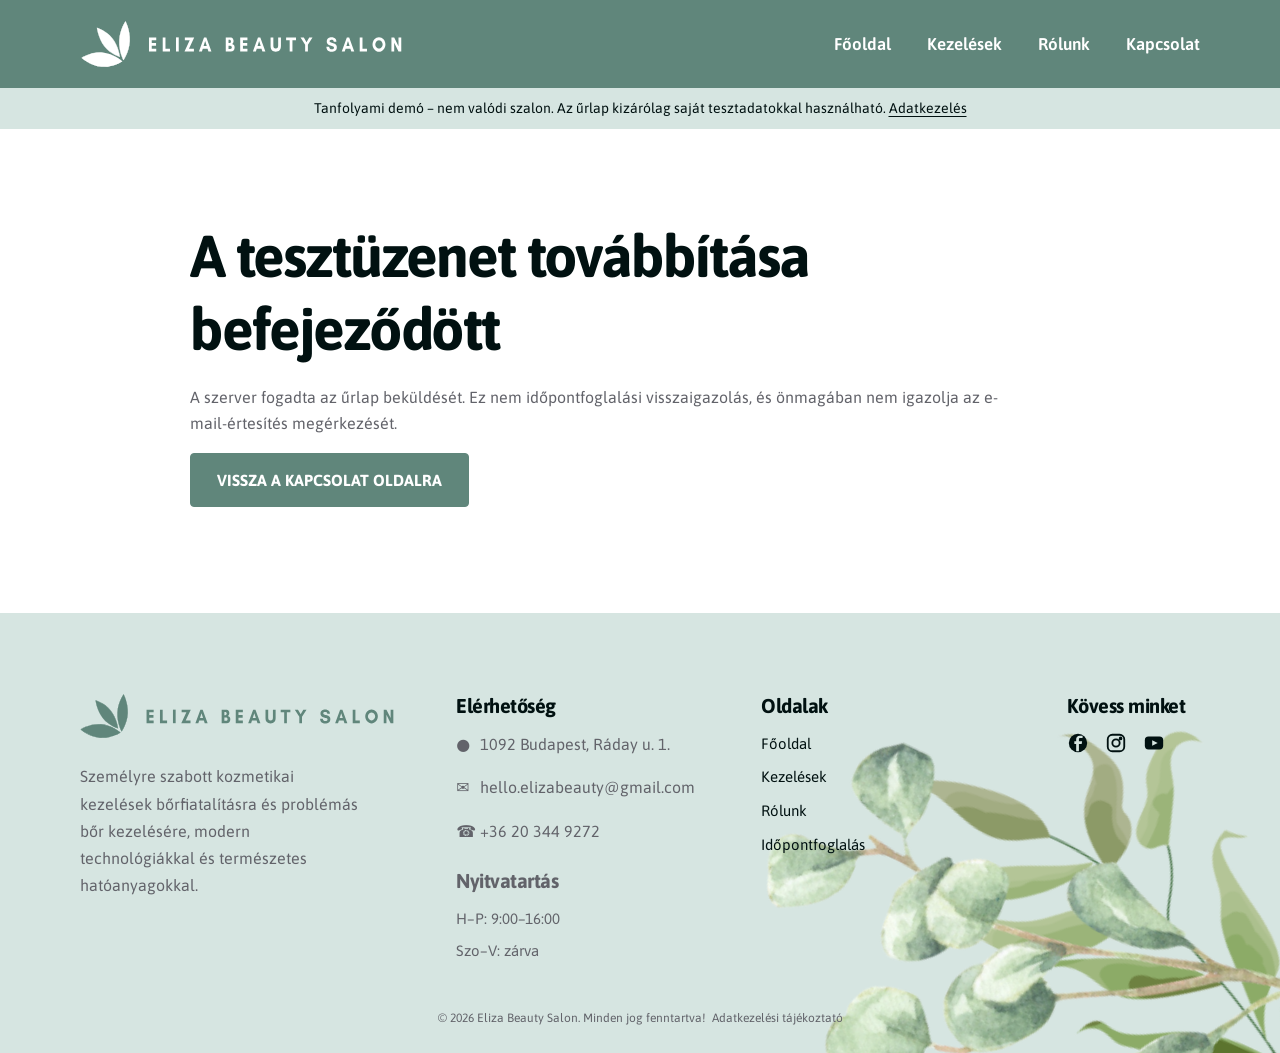
<file: koszonjuk.html>
<!doctype html><html lang="hu"><head>
<meta charset="UTF-8"><meta name="viewport" content="width=device-width,initial-scale=1.0">
<meta name="description" content="Az Eliza Beauty Salon tanfolyami demóoldalának adatkezelési tájékoztatója az oktatási próbaüzenetekről."><meta name="theme-color" content="#60867B">
<title>Tesztüzenet továbbítva | Eliza Beauty Salon</title>
<link rel="icon" href="logók/eliza beauty salon favikon 1.svg" type="image/svg+xml">
<link rel="preconnect" href="https://fonts.googleapis.com"><link rel="preconnect" href="https://fonts.gstatic.com" crossorigin><link href="https://fonts.googleapis.com/css2?family=Asap:wght@400;600;700&display=swap" rel="stylesheet">

<link rel="stylesheet" href="assets/site.css?v=20261103-8"><meta name="robots" content="noindex"></head><body id="oldal-teteje" class="subpage"><header class="site-header"><div class="wrap header-inner"><a class="brand" href="#oldal-teteje" aria-label="Eliza Beauty Salon, főoldal"><img src="logók/feher logo.svg" alt="Eliza Beauty Salon" width="328" height="48"></a><button class="menu-toggle" type="button" aria-expanded="false" aria-controls="fo-menu"><span>Menü</span><span class="menu-lines" aria-hidden="true"><i></i><i></i><i></i></span></button><nav class="main-nav" id="fo-menu" aria-label="Fő navigáció"><a href="index.html">Főoldal</a><a href="kezelesek.html">Kezelések</a><a href="rolunk.html">Rólunk</a><a href="kapcsolat.html">Kapcsolat</a></nav></div></header><aside class="demo-banner" aria-label="Oktatási demó">Tanfolyami demó – nem valódi szalon. Az űrlap kizárólag saját tesztadatokkal használható. <a href="adatkezeles.html">Adatkezelés</a></aside><main id="tartalom"><section class="section"><div class="wrap legal-copy"><h1>A tesztüzenet továbbítása befejeződött</h1><p>A szerver fogadta az űrlap beküldését. Ez nem időpontfoglalási visszaigazolás, és önmagában nem igazolja az e-mail-értesítés megérkezését.</p><p><a class="button" href="kapcsolat.html">Vissza a kapcsolat oldalra</a></p></div></section></main><footer class="site-footer"><img class="botanical footer-botanical" src="képek/web/figma-leveldekoracio.webp" width="452" height="553" alt="" aria-hidden="true" loading="lazy"><div class="wrap"><div class="footer-grid"><div class="footer-brand"><a href="#oldal-teteje" aria-label="Eliza Beauty Salon, vissza az oldal tetejére"><img src="logók/zold logo.svg" alt="Eliza Beauty Salon" width="319" height="47" loading="lazy"></a><p>Személyre szabott kozmetikai kezelések bőrfiatalításra és problémás bőr kezelésére, modern technológiákkal és természetes hatóanyagokkal.</p></div><div><h2 class="footer-heading">Elérhetőség</h2><address class="footer-address"><span><span aria-hidden="true">●</span> 1092 Budapest, Ráday u. 1.</span><a href="mailto:hello.elizabeauty@gmail.com"><span aria-hidden="true">✉</span> hello.elizabeauty@gmail.com</a><a href="tel:+36203449272"><span aria-hidden="true">☎</span> +36 20 344 9272</a></address><div class="footer-hours"><h2 class="footer-heading">Nyitvatartás</h2><p>H–P: 9:00–16:00</p><p>Szo–V: zárva</p><small>Kizárólag előre egyeztetett időpontban.</small></div></div><nav aria-label="Lábléc navigáció"><h2 class="footer-heading">Oldalak</h2><div class="footer-links"><a href="index.html">Főoldal</a><a href="kezelesek.html">Kezelések</a><a href="rolunk.html">Rólunk</a><a href="kapcsolat.html">Időpontfoglalás</a></div></nav><div class="footer-social"><h2 class="footer-heading">Kövess minket</h2><div class="social-icons" aria-label="Közösségi felületek, profilhivatkozások még nincsenek megadva"><span title="Facebook"><svg viewBox="0 0 24 24" role="img" aria-label="Facebook"><circle cx="12" cy="12" r="10" fill="currentColor"/><path d="M13 21v-8h3l.5-3H13V8c0-1 .5-1.5 1.5-1.5H17V4h-3c-3 0-4 2-4 4v2H8v3h2v8" fill="#D6E5E1"/></svg></span><span title="Instagram"><svg viewBox="0 0 24 24" fill="none" stroke="currentColor" stroke-width="2" role="img" aria-label="Instagram"><rect x="3" y="3" width="18" height="18" rx="5"/><circle cx="12" cy="12" r="4"/><circle cx="17" cy="7" r="1"/></svg></span><span title="YouTube"><svg viewBox="0 0 24 24" role="img" aria-label="YouTube"><rect x="2" y="5" width="20" height="14" rx="4" fill="currentColor"/><path d="m10 9 6 3-6 3z" fill="#D6E5E1"/></svg></span></div></div></div><div class="footer-bottom"><p>© 2026 Eliza Beauty Salon. Minden jog fenntartva!</p><div class="bottom-right"><a class="privacy-note" href="adatkezeles.html">Adatkezelési tájékoztató</a><a class="to-top" href="#oldal-teteje" aria-label="Vissza az oldal tetejére">↑</a></div></div></div></footer></body></html>
</file>
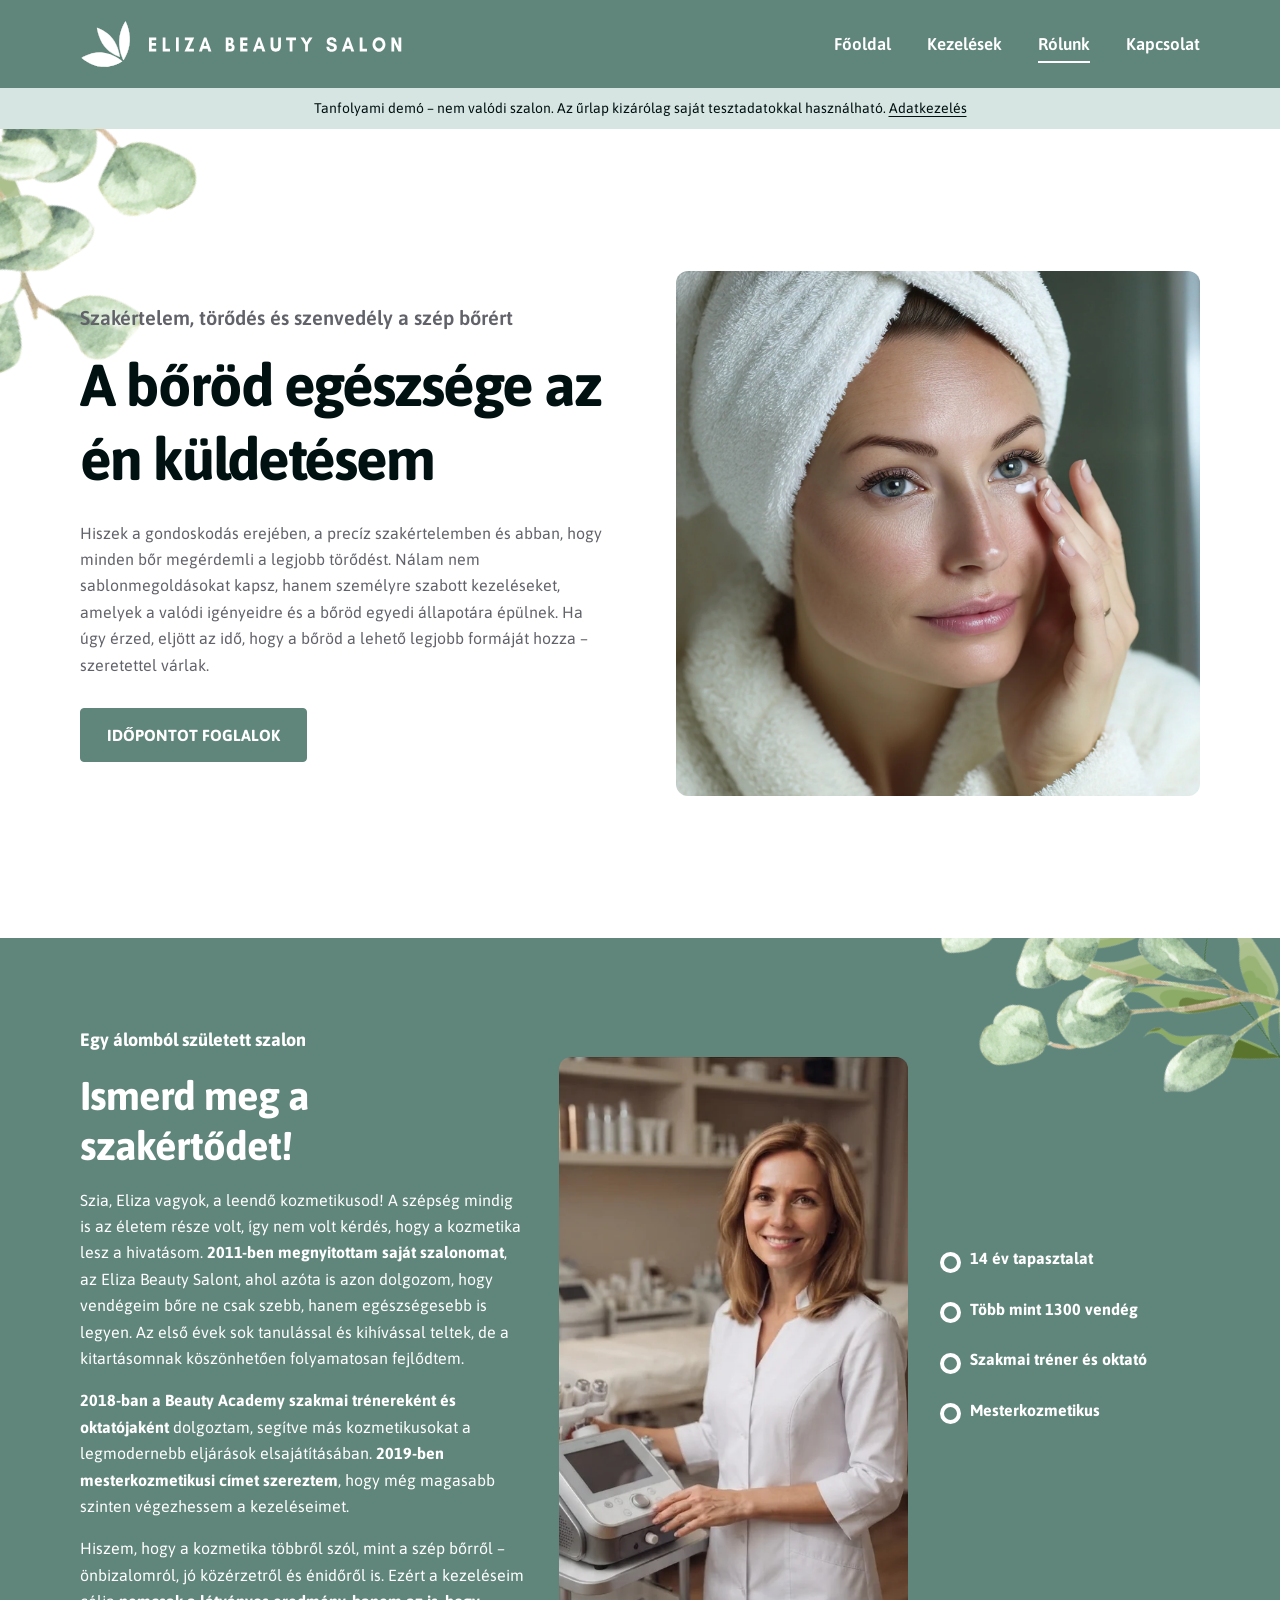
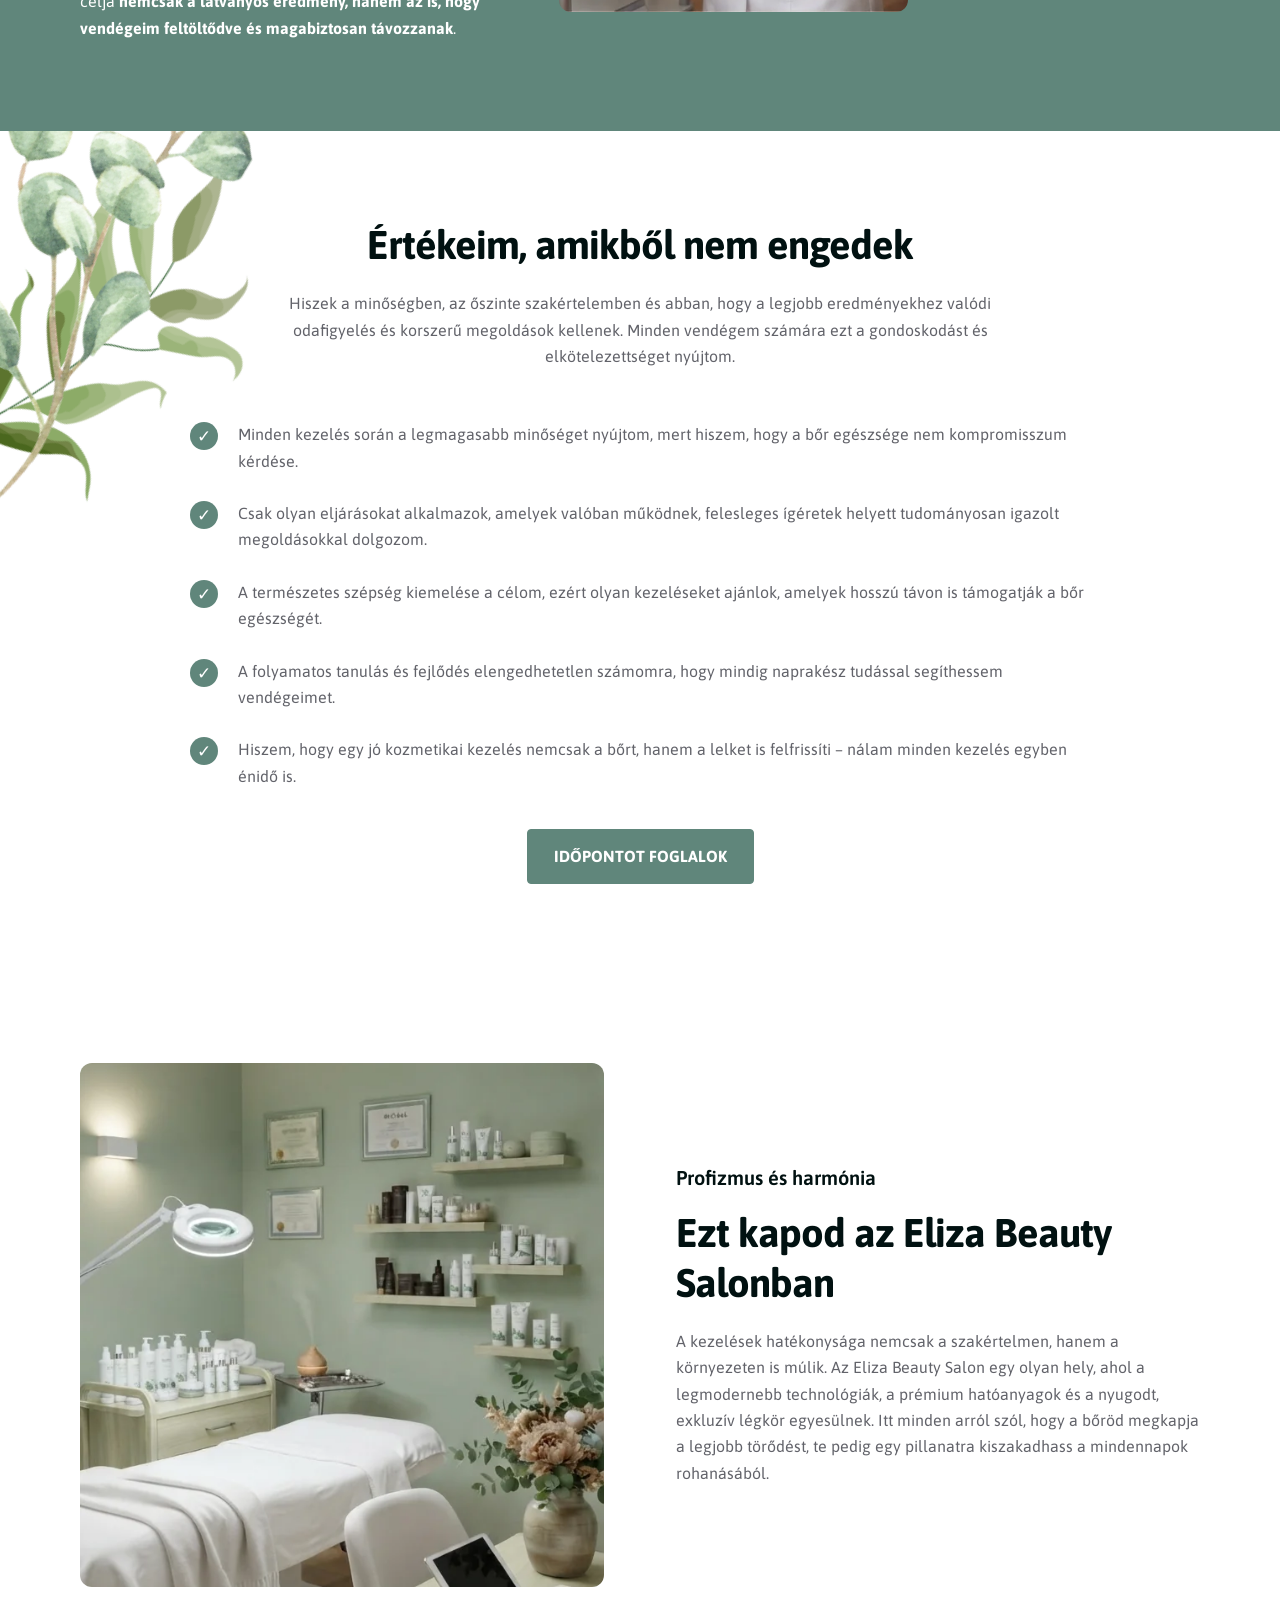
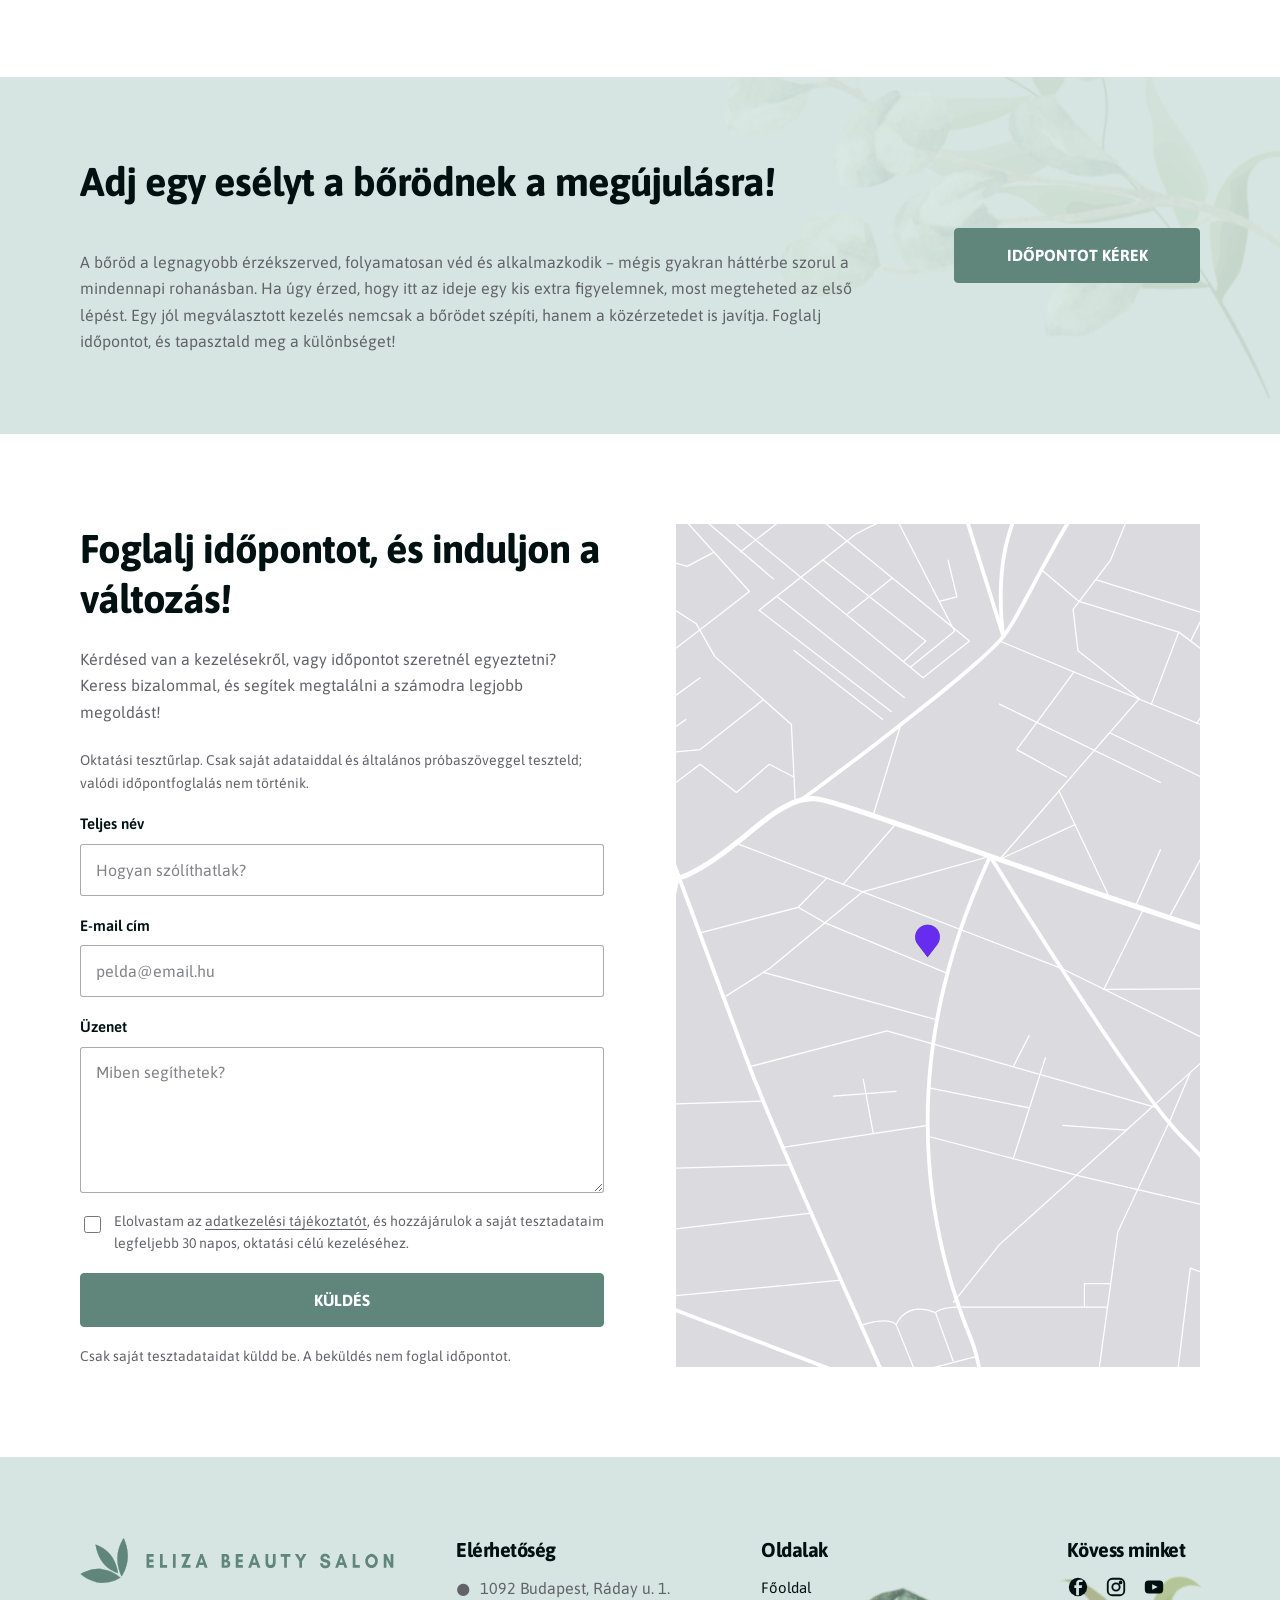
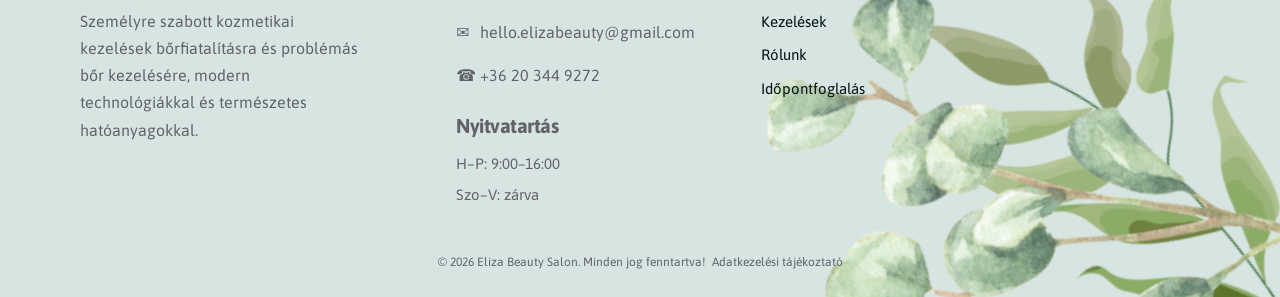
<file: rolunk.html>
<!doctype html>
<html lang="hu"><head><meta charset="utf-8"><meta name="viewport" content="width=device-width,initial-scale=1"><title>Rólunk – Sipos Eliza mesterkozmetikus | Eliza Beauty Salon</title><meta name="description" content="Ismerd meg Sipos Eliza mesterkozmetikus történetét, szakmai értékeit és az Eliza Beauty Salon nyugodt, személyes környezetét."><meta name="theme-color" content="#60867B"><link rel="icon" href="logók/eliza beauty salon favikon 1.svg" type="image/svg+xml"><link rel="preconnect" href="https://fonts.googleapis.com"><link rel="preconnect" href="https://fonts.gstatic.com" crossorigin><link href="https://fonts.googleapis.com/css2?family=Asap:wght@400;600;700&display=swap" rel="stylesheet"><link rel="stylesheet" href="assets/site.css?v=20261103-8"><script src="assets/site.js?v=20261103-3" defer></script></head><body id="oldal-teteje" class="subpage"><a class="skip-link" href="#tartalom">Ugrás a tartalomhoz</a><header class="site-header"><div class="wrap header-inner"><a class="brand" href="index.html" aria-label="Eliza Beauty Salon, főoldal"><img src="logók/feher logo.svg" alt="Eliza Beauty Salon" width="328" height="48"></a><button class="menu-toggle" type="button" aria-expanded="false" aria-controls="fo-menu"><span>Menü</span><span class="menu-lines" aria-hidden="true"><i></i><i></i><i></i></span></button><nav class="main-nav" id="fo-menu" aria-label="Fő navigáció"><a href="index.html">Főoldal</a><a href="kezelesek.html">Kezelések</a><a href="rolunk.html" aria-current="page">Rólunk</a><a href="kapcsolat.html">Kapcsolat</a></nav></div></header><aside class="demo-banner" aria-label="Oktatási demó">Tanfolyami demó – nem valódi szalon. Az űrlap kizárólag saját tesztadatokkal használható. <a href="adatkezeles.html">Adatkezelés</a></aside><main id="tartalom"><section class="hero subpage-hero" aria-labelledby="page-title"><svg class="figma-decor" viewBox="0 0 1440 1" aria-hidden="true" data-figma-node="8:395"><image href="képek/web/figma-leveldekoracio.webp" width="740" height="784" transform="matrix(-.890342 .455291 -.455291 -.890342 517.803 112.028)" preserveAspectRatio="none"/></svg><div class="wrap hero-grid"><div class="hero-copy"><p class="kicker">Szakértelem, törődés és szenvedély a szép bőrért</p><h1 id="page-title">A bőröd egészsége az én küldetésem</h1><p>Hiszek a gondoskodás erejében, a precíz szakértelemben és abban, hogy minden bőr megérdemli a legjobb törődést. Nálam nem sablonmegoldásokat kapsz, hanem személyre szabott kezeléseket, amelyek a valódi igényeidre és a bőröd egyedi állapotára épülnek. Ha úgy érzed, eljött az idő, hogy a bőröd a lehető legjobb formáját hozza – szeretettel várlak.</p><a class="button" href="#kapcsolat">Időpontot foglalok</a></div><div class="hero-photo"><img src="képek/web/rolunk-hero-a-borod-egeszsege.webp" alt="Gondoskodó kozmetikai kezelés az Eliza Beauty Salonban" width="1349" height="1400" class="" fetchpriority="high"></div></div></section><section class="section green-section about-story" id="eliza-tortenete"><img class="botanical story-botanical" src="képek/web/figma-leveldekoracio.webp" alt="" aria-hidden="true" width="452" height="553" loading="lazy"><div class="wrap about-story-grid"><div class="copy"><p class="kicker">Egy álomból született szalon</p><h2>Ismerd meg a szakértődet!</h2><p>Szia, Eliza vagyok, a leendő kozmetikusod! A szépség mindig is az életem része volt, így nem volt kérdés, hogy a kozmetika lesz a hivatásom. <strong>2011-ben megnyitottam saját szalonomat</strong>, az Eliza Beauty Salont, ahol azóta is azon dolgozom, hogy vendégeim bőre ne csak szebb, hanem egészségesebb is legyen. Az első évek sok tanulással és kihívással teltek, de a kitartásomnak köszönhetően folyamatosan fejlődtem.</p><p><strong>2018-ban a Beauty Academy szakmai trénereként és oktatójaként</strong> dolgoztam, segítve más kozmetikusokat a legmodernebb eljárások elsajátításában. <strong>2019-ben mesterkozmetikusi címet szereztem</strong>, hogy még magasabb szinten végezhessem a kezeléseimet.</p><p>Hiszem, hogy a kozmetika többről szól, mint a szép bőrről – önbizalomról, jó közérzetről és énidőről is. Ezért a kezeléseim célja <strong>nemcsak a látványos eredmény, hanem az is, hogy vendégeim feltöltődve és magabiztosan távozzanak</strong>.</p></div><div class="about-story-photo"><img src="képek/web/rolunk-tortenet-eliza-portre.webp" alt="Eliza portréja a szalonban" width="624" height="824" class="" loading="lazy"></div><ul class="qualifications"><li>14 év tapasztalat</li><li>Több mint 1300 vendég</li><li>Szakmai tréner és oktató</li><li>Mesterkozmetikus</li></ul></div></section><section class="section values" id="ertekeim"><img class="botanical values-botanical" src="képek/web/figma-leveldekoracio.webp" alt="" aria-hidden="true" width="452" height="553" loading="lazy"><div class="section-head"><h2>Értékeim, amikből nem engedek</h2><p>Hiszek a minőségben, az őszinte szakértelemben és abban, hogy a legjobb eredményekhez valódi odafigyelés és korszerű megoldások kellenek. Minden vendégem számára ezt a gondoskodást és elkötelezettséget nyújtom.</p></div><div class="wrap"><ul class="values-list"><li><p>Minden kezelés során a legmagasabb minőséget nyújtom, mert hiszem, hogy a bőr egészsége nem kompromisszum kérdése.</p></li><li><p>Csak olyan eljárásokat alkalmazok, amelyek valóban működnek, felesleges ígéretek helyett tudományosan igazolt megoldásokkal dolgozom.</p></li><li><p>A természetes szépség kiemelése a célom, ezért olyan kezeléseket ajánlok, amelyek hosszú távon is támogatják a bőr egészségét.</p></li><li><p>A folyamatos tanulás és fejlődés elengedhetetlen számomra, hogy mindig naprakész tudással segíthessem vendégeimet.</p></li><li><p>Hiszem, hogy egy jó kozmetikai kezelés nemcsak a bőrt, hanem a lelket is felfrissíti – nálam minden kezelés egyben énidő is.</p></li></ul><a class="button" href="#kapcsolat">Időpontot foglalok</a></div></section><section class="section"><div class="wrap content-split"><div class="content-photo"><img src="képek/web/rolunk-a-szalon.webp" alt="Az Eliza Beauty Salon világos, nyugodt kezelőhelyisége" width="624" height="825" class="" loading="lazy"></div><div class="copy"><p class="kicker">Profizmus és harmónia</p><h2>Ezt kapod az Eliza Beauty Salonban</h2><p>A kezelések hatékonysága nemcsak a szakértelmen, hanem a környezeten is múlik. Az Eliza Beauty Salon egy olyan hely, ahol a legmodernebb technológiák, a prémium hatóanyagok és a nyugodt, exkluzív légkör egyesülnek. Itt minden arról szól, hogy a bőröd megkapja a legjobb törődést, te pedig egy pillanatra kiszakadhass a mindennapok rohanásából.</p></div></div></section><section class="invitation"><img class="botanical invitation-botanical" src="képek/web/figma-leveldekoracio.webp" width="452" height="553" alt="" aria-hidden="true" loading="lazy"><div class="wrap"><div class="invitation-content"><h2>Adj egy esélyt a bőrödnek a megújulásra!</h2><p>A bőröd a legnagyobb érzékszerved, folyamatosan véd és alkalmazkodik – mégis gyakran háttérbe szorul a mindennapi rohanásban. Ha úgy érzed, hogy itt az ideje egy kis extra figyelemnek, most megteheted az első lépést. Egy jól megválasztott kezelés nemcsak a bőrödet szépíti, hanem a közérzetedet is javítja. Foglalj időpontot, és tapasztald meg a különbséget!</p><a class="button" href="#kapcsolat">Időpontot kérek</a></div></div></section><section class="section contact" id="kapcsolat" aria-labelledby="contact-title"><div class="wrap contact-grid"><div class="contact-copy"><h2 id="contact-title">Foglalj időpontot, és induljon a változás!</h2><p>Kérdésed van a kezelésekről, vagy időpontot szeretnél egyeztetni? Keress bizalommal, és segítek megtalálni a számodra legjobb megoldást!</p><form class="form-grid appointment-form" name="idopont-rolunk" method="POST" action="/koszonjuk.html" data-netlify="true" netlify-honeypot="bot-field" aria-label="Időpontkérés" aria-describedby="contact-status"><input type="hidden" name="form-name" value="idopont-rolunk"><input type="hidden" name="source" value="rolunk"><p hidden><label>Hagyd üresen: <input name="bot-field" tabindex="-1" autocomplete="off"></label></p><p class="form-demo-note">Oktatási tesztűrlap. Csak saját adataiddal és általános próbaszöveggel teszteld; valódi időpontfoglalás nem történik.</p>
<div class="field"><label for="contact-name">Teljes név</label><input id="contact-name" type="text" name="name" autocomplete="name" required maxlength="100" placeholder="Hogyan szólíthatlak?"></div><div class="field"><label for="contact-email">E-mail cím</label><input id="contact-email" type="email" name="email" required maxlength="254" autocomplete="email" placeholder="pelda@email.hu"></div><div class="field"><label for="contact-message">Üzenet</label><textarea id="contact-message" name="message" required maxlength="3000" rows="5" placeholder="Miben segíthetek?"></textarea></div><label class="checkbox-line"><input id="contact-privacy" type="checkbox" name="adatkezeles" value="elfogadva" required><span>Elolvastam az <a href="adatkezeles.html" target="_blank" rel="noopener">adatkezelési tájékoztatót</a>, és hozzájárulok a saját tesztadataim legfeljebb 30 napos, oktatási célú kezeléséhez.</span></label><button class="button" type="submit">Küldés</button><p class="form-status" id="contact-status" role="status" aria-live="polite">A küldés az éles Netlify-oldalon működik. Helyi előnézetből nem továbbítunk adatot.</p>
</form></div><a class="contact-map" href="https://www.google.com/maps/search/?api=1&amp;query=1092+Budapest+Raday+utca+1" target="_blank" rel="noopener" aria-label="A szalon címe a Google Térképen"><img src="képek/kapcsolat/terkep-figma.svg" alt="A Figma-terv térképillusztrációja a szalon helyjelölőjével" width="590" height="667" loading="lazy"></a></div></section></main><footer class="site-footer"><img class="botanical footer-botanical" src="képek/web/figma-leveldekoracio.webp" width="452" height="553" alt="" aria-hidden="true" loading="lazy"><div class="wrap"><div class="footer-grid"><div class="footer-brand"><a href="#oldal-teteje" aria-label="Eliza Beauty Salon, vissza az oldal tetejére"><img src="logók/zold logo.svg" alt="Eliza Beauty Salon" width="319" height="47" loading="lazy"></a><p>Személyre szabott kozmetikai kezelések bőrfiatalításra és problémás bőr kezelésére, modern technológiákkal és természetes hatóanyagokkal.</p></div><div><h2 class="footer-heading">Elérhetőség</h2><address class="footer-address"><span><span aria-hidden="true">●</span> 1092 Budapest, Ráday u. 1.</span><a href="mailto:hello.elizabeauty@gmail.com"><span aria-hidden="true">✉</span> hello.elizabeauty@gmail.com</a><a href="tel:+36203449272"><span aria-hidden="true">☎</span> +36 20 344 9272</a></address><div class="footer-hours"><h2 class="footer-heading">Nyitvatartás</h2><p>H–P: 9:00–16:00</p><p>Szo–V: zárva</p><small>Kizárólag előre egyeztetett időpontban.</small></div></div><nav aria-label="Lábléc navigáció"><h2 class="footer-heading">Oldalak</h2><div class="footer-links"><a href="index.html">Főoldal</a><a href="kezelesek.html">Kezelések</a><a href="rolunk.html" aria-current="page">Rólunk</a><a href="kapcsolat.html">Időpontfoglalás</a></div></nav><div class="footer-social"><h2 class="footer-heading">Kövess minket</h2><div class="social-icons" aria-label="Közösségi felületek, profilhivatkozások még nincsenek megadva"><span title="Facebook"><svg viewBox="0 0 24 24" role="img" aria-label="Facebook"><circle cx="12" cy="12" r="10" fill="currentColor"/><path d="M13 21v-8h3l.5-3H13V8c0-1 .5-1.5 1.5-1.5H17V4h-3c-3 0-4 2-4 4v2H8v3h2v8" fill="#D6E5E1"/></svg></span><span title="Instagram"><svg viewBox="0 0 24 24" fill="none" stroke="currentColor" stroke-width="2" role="img" aria-label="Instagram"><rect x="3" y="3" width="18" height="18" rx="5"/><circle cx="12" cy="12" r="4"/><circle cx="17" cy="7" r="1"/></svg></span><span title="YouTube"><svg viewBox="0 0 24 24" role="img" aria-label="YouTube"><rect x="2" y="5" width="20" height="14" rx="4" fill="currentColor"/><path d="m10 9 6 3-6 3z" fill="#D6E5E1"/></svg></span></div></div></div><div class="footer-bottom"><p>© 2026 Eliza Beauty Salon. Minden jog fenntartva!</p><div class="bottom-right"><a class="privacy-note" href="adatkezeles.html">Adatkezelési tájékoztató</a><a class="to-top" href="#oldal-teteje" aria-label="Vissza az oldal tetejére">↑</a></div></div></div></footer></body></html>
</file>
<file: assets/site.css>
:root{--color-brand-primary:#60867B;--color-brand-secondary:#D6E5E1;--color-brand-accent:#60867B;--color-brand-bg:#FFFFFF;--color-brand-surface:#D6E5E1;--color-brand-text:#011111;--color-brand-muted:#62636A;--font-heading:'Asap',system-ui,sans-serif;--font-body:'Asap',system-ui,sans-serif;--space:clamp(64px,7vw,104px)}
*{box-sizing:border-box}html{scroll-behavior:smooth;scroll-padding-top:110px}body{margin:0;background:var(--color-brand-bg);color:var(--color-brand-text);font:400 16px/1.65 var(--font-body)}h1,h2,h3,h4,p,figure,blockquote{margin:0}html body h1,html body h2,html body h3,html body h4{font-family:var(--font-heading);font-weight:700;line-height:1.25}html body h1{font-size:clamp(38px,4.6vw,60px);letter-spacing:-.035em}html body h2{font-size:clamp(30px,3.2vw,40px);letter-spacing:-.025em}html body h3{font-size:24px;letter-spacing:-.015em}p{color:var(--color-brand-muted)}img{display:block;max-width:100%;height:auto}a{color:inherit;text-decoration:none}button,input,textarea{font:inherit}button,a,input,textarea,summary{-webkit-tap-highlight-color:transparent}button{cursor:pointer}a:focus-visible,button:focus-visible,input:focus-visible,textarea:focus-visible,summary:focus-visible{outline:3px solid var(--color-brand-text);outline-offset:5px}::selection{background:var(--color-brand-secondary);color:var(--color-brand-text)}.wrap{width:min(1200px,calc(100% - 64px));margin-inline:auto}.section{padding-block:var(--space)}.section-head{max-width:760px;margin:0 auto 52px;text-align:center}.section-head p{margin-top:20px}.kicker{font-size:20px;font-weight:600;line-height:1.4;color:var(--color-brand-text);margin-bottom:16px}.button{min-height:54px;display:inline-flex;justify-content:center;align-items:center;padding:15px 26px;border:1px solid var(--color-brand-primary);border-radius:4px;background:var(--color-brand-primary);color:var(--color-brand-text);font-weight:700;font-size:16px;line-height:1.4;text-align:center;text-transform:uppercase;transition:background .22s ease,border-color .22s ease,transform .22s ease}.button:hover{background:var(--color-brand-secondary);border-color:var(--color-brand-text);transform:translateY(-2px)}.button-light{background:white;border-color:white}.button-outline{background:transparent}.text-link{text-decoration:underline;text-underline-offset:5px;font-weight:600}.skip-link{position:fixed;left:16px;top:-100px;background:white;padding:12px 20px;z-index:30}.skip-link:focus{top:16px}.site-header{background:var(--color-brand-primary);position:sticky;top:0;z-index:20;transition:box-shadow .25s}.site-header.scrolled{box-shadow:0 4px 18px #01111115}.header-inner{display:flex;align-items:center;justify-content:space-between;min-height:100px;gap:32px}.brand{background:white;padding:12px 22px;align-self:stretch;display:flex;align-items:center;width:195px;flex-shrink:0}.brand img{width:100%;height:70px;object-fit:contain}.main-nav{display:flex;align-items:center;gap:36px}.main-nav a{font-size:17px;font-weight:600;padding:10px 0;position:relative}.main-nav a::after{content:'';position:absolute;left:0;right:100%;bottom:5px;height:2px;background:var(--color-brand-text);transition:right .25s ease}.main-nav a:hover::after,.main-nav a[aria-current]::after{right:0}.menu-toggle{display:none;border:1px solid #01111166;background:none;border-radius:4px;align-items:center;gap:10px;padding:9px 13px;font-weight:600}.menu-lines{width:19px;display:grid;gap:4px}.menu-lines i{display:block;height:2px;background:currentColor}.hero{position:relative;overflow:hidden;padding:72px 0 82px}.hero-grid{display:grid;grid-template-columns:1.06fr 1fr;align-items:center;gap:64px;position:relative}.hero-copy{position:relative;z-index:2;animation:hero-in .7s ease-out both}.hero-copy>p:not(.kicker){margin:24px 0 30px;max-width:540px}.hero .kicker{color:var(--color-brand-muted)}.hero-photo{position:relative;aspect-ratio:.94;animation:photo-in .85s ease-out both}.hero-photo>.portrait{width:100%;height:100%;object-fit:cover;object-position:right center;border-radius:150px 4px 4px 4px}.hero-leaf{position:absolute;width:220px;right:-65px;bottom:-45px;pointer-events:none}.hero-footnote{display:flex;gap:10px;align-items:center;font-size:14px;margin-top:24px;color:var(--color-brand-muted)}.hero-footnote::before{content:'';width:22px;height:1px;background:var(--color-brand-primary)}.reviews{background:var(--color-brand-primary);position:relative;overflow:hidden}.reviews .section-head{max-width:850px}.reviews .section-head .kicker{font-size:18px}.reviews h2{color:white}.reviews-grid{display:grid;grid-template-columns:1fr 1fr;gap:28px;position:relative;z-index:1}.review{padding:34px 36px;background:#fff;border-radius:4px;display:flex;flex-direction:column;gap:25px}.review blockquote{color:var(--color-brand-muted);line-height:1.8}.review-person{display:flex;align-items:center;gap:16px;margin-top:auto}.review-person img{height:56px;width:56px;object-fit:cover;border-radius:50%}.review-person figcaption{font-weight:700;font-size:20px}.quote-mark{font-size:54px;line-height:.7;color:var(--color-brand-primary);font-weight:700;letter-spacing:-7px}.reviews-leaf{position:absolute;right:-140px;bottom:-80px;width:360px;opacity:.22;pointer-events:none}.benefit-grid{display:grid;grid-template-columns:repeat(4,1fr);gap:32px}.benefit-icon{width:76px;height:76px;object-fit:contain;margin-bottom:24px}.benefit h3{font-size:23px;line-height:1.3;margin-bottom:14px}.benefit p{line-height:1.7}.about{background:var(--color-brand-secondary);position:relative;overflow:hidden}.about-grid{display:grid;grid-template-columns:.88fr 1.12fr;gap:82px;align-items:center;position:relative;z-index:1}.about-photo{position:relative;max-width:470px}.about-photo>img{width:100%;height:535px;object-fit:cover;object-position:center;border-radius:4px 130px 4px 4px}.portrait-caption{background:white;position:absolute;bottom:28px;left:28px;right:28px;padding:15px 20px;border-left:3px solid var(--color-brand-primary)}.portrait-caption strong{display:block;font-size:22px}.portrait-caption span{font-size:14px;color:var(--color-brand-muted)}.about-copy>p{margin-top:22px}.stats{display:grid;grid-template-columns:repeat(3,1fr);gap:18px;margin-top:32px;padding:26px 0;border-top:1px solid #60867B55;border-bottom:1px solid #60867B55}.stat strong{display:block;font-size:36px;font-weight:700;line-height:1.2;color:var(--color-brand-text)}.stat span{font-size:14px;color:var(--color-brand-muted)}.about-copy .button{margin-top:30px}.about-leaf{position:absolute;left:-110px;bottom:-110px;width:280px;opacity:.2;pointer-events:none}.process-grid{display:grid;grid-template-columns:repeat(4,1fr);gap:28px}.process-photo{position:relative;margin-bottom:28px}.process-photo>img{width:100%;aspect-ratio:1.2;object-fit:cover;border-radius:4px}.step-number{position:absolute;left:16px;bottom:-17px;width:44px;height:44px;display:grid;place-items:center;border-radius:50%;background:var(--color-brand-secondary);border:5px solid white;color:var(--color-brand-text);font-size:18px;font-weight:700}.process-step h3{font-size:23px;line-height:1.3;margin:0 0 14px}.process-step p{font-size:15px;line-height:1.75}.invitation{background:var(--color-brand-primary);position:relative;overflow:hidden;text-align:center;padding-block:80px}.invitation-content{position:relative;z-index:1;max-width:760px;margin:auto}.invitation h2{color:white}.invitation p{color:var(--color-brand-text);margin-top:22px}.invitation .button{margin-top:30px}.invitation-leaf{position:absolute;left:-75px;bottom:-80px;width:290px;opacity:.32;transform:rotate(20deg);pointer-events:none}.faq-grid{display:grid;grid-template-columns:.8fr 1.2fr;gap:80px;align-items:start}.faq-intro>p{margin-top:22px}.faq-intro .text-link{display:inline-block;margin-top:22px}.faq-list{border-top:1px solid #60867B60}details{border-bottom:1px solid #60867B60}summary{list-style:none;display:flex;gap:24px;align-items:center;justify-content:space-between;padding:24px 0;font-weight:600;font-size:20px;line-height:1.4;cursor:pointer}summary::-webkit-details-marker{display:none}summary::after{content:'+';font-size:28px;font-weight:400;flex-shrink:0;line-height:1;color:var(--color-brand-text)}details[open] summary::after{content:'−'}details>p{padding:0 36px 24px 0}details[open]>p{animation:answer-in .22s ease}.newsletter{background:var(--color-brand-secondary)}.newsletter-grid{display:grid;grid-template-columns:.95fr 1.05fr;gap:80px;align-items:center}.newsletter-art{position:relative}.newsletter-art>img{width:100%;height:590px;object-fit:cover;object-position:center;border-radius:4px 4px 130px 4px}.newsletter-copy>p{margin-top:20px}.form-grid{display:grid;gap:18px;margin-top:26px}.field label{display:block;color:var(--color-brand-text);font-size:15px;font-weight:600;margin-bottom:7px}.field input,.field textarea{display:block;width:100%;min-height:52px;background:white;color:var(--color-brand-text);border:1px solid #62636A88;border-radius:3px;padding:12px 15px;line-height:1.5}.field input::placeholder,.field textarea::placeholder{color:var(--color-brand-muted);opacity:.8}.field textarea{min-height:136px;resize:vertical}.checkbox-line{display:flex;align-items:flex-start;gap:10px;color:var(--color-brand-muted);font-size:14px;line-height:1.55}.checkbox-line input{width:17px;height:17px;margin-top:3px;flex-shrink:0;accent-color:var(--color-brand-primary)}.unavailable-note{font-size:14px;line-height:1.6;color:var(--color-brand-muted)}.unavailable-note a{text-decoration:underline;text-underline-offset:3px}.button:disabled{cursor:not-allowed;background:#D6E5E1;border-color:#60867B88;color:#62636A;transform:none}.newsletter .button:disabled{background:#ffffff88;border-color:#62636A66}.contact-grid{display:grid;grid-template-columns:1fr 1fr;gap:100px;align-items:start}.contact-copy>p{margin-top:22px}.contact-methods{margin-top:30px;display:grid;gap:20px}.contact-method{display:flex;align-items:center;gap:16px}.contact-method svg{width:24px;height:24px;stroke:var(--color-brand-primary);fill:none;stroke-width:1.5;flex-shrink:0}.contact-method a{font-size:19px;font-weight:600;overflow-wrap:anywhere}.contact-method small{display:block;color:var(--color-brand-muted);font-size:14px}.contact form{margin:0}.contact-decoration{width:95px;max-height:115px;object-fit:contain;margin:30px 0 0 22px;opacity:.75}.site-footer{background:var(--color-brand-secondary);padding-top:64px}.footer-grid{display:grid;grid-template-columns:1.3fr 1fr .7fr 1fr;gap:45px;padding-bottom:45px}.footer-brand img{width:190px;max-height:105px;object-fit:contain;object-position:left center;margin-bottom:22px}.footer-brand p{font-size:14px;max-width:280px}.footer-heading{font-size:19px;font-weight:700;margin-bottom:20px}.footer-links{display:grid;gap:9px;font-size:15px}.footer-links a:hover{text-decoration:underline;text-underline-offset:4px}.footer-address{font-style:normal;color:var(--color-brand-muted);font-size:15px}.footer-address a{display:block;margin-top:10px;overflow-wrap:anywhere}.footer-hours{font-size:15px;color:var(--color-brand-muted)}.footer-hours p+p{margin-top:7px}.footer-hours small{display:block;font-size:13px;margin-top:13px;line-height:1.6}.footer-bottom{border-top:1px solid #60867B55;padding:23px 0;display:flex;justify-content:space-between;align-items:center;gap:24px;font-size:13px;color:var(--color-brand-muted)}.privacy-note{cursor:default;text-align:right}.privacy-note small{display:block;font-size:12px}.to-top{width:38px;height:38px;border:1px solid #60867B88;border-radius:50%;display:grid;place-items:center;flex-shrink:0;color:var(--color-brand-text);font-size:20px}.bottom-right{display:flex;align-items:center;gap:24px}@keyframes hero-in{from{opacity:0;transform:translateY(16px)}to{opacity:1;transform:translateY(0)}}@keyframes photo-in{from{opacity:0;clip-path:inset(0 0 6% 0)}to{opacity:1;clip-path:inset(0 -100% -100% 0)}}@keyframes answer-in{from{opacity:0}to{opacity:1}}
@media(min-width:1500px){.hero{padding-block:90px}.hero-photo{aspect-ratio:.96}}
@media(max-width:1050px){.main-nav{gap:24px}.hero-grid{gap:38px}.hero-photo{aspect-ratio:.8}.benefit-grid{grid-template-columns:repeat(2,1fr);gap:40px}.benefit{display:grid;grid-template-columns:72px 1fr;column-gap:20px}.benefit-icon{grid-row:span 2}.benefit h3{margin-top:8px}.about-grid,.newsletter-grid{gap:46px}.about-photo>img{height:520px}.stats{gap:8px}.stat strong{font-size:30px}.process-grid{grid-template-columns:repeat(2,1fr);gap:42px 30px}.process-photo>img{aspect-ratio:1.7}.faq-grid{gap:45px}.contact-grid{gap:55px}.footer-grid{grid-template-columns:1.3fr 1fr;gap:35px 60px}}
@media(max-width:760px){html{scroll-padding-top:98px}.wrap{width:calc(100% - 40px)}.header-inner{min-height:84px;gap:16px}.brand{width:157px;padding:10px 16px}.brand img{height:64px}.menu-toggle{display:flex}.main-nav{position:absolute;top:100%;left:0;right:0;background:var(--color-brand-secondary);display:none;padding:16px 20px 24px;box-shadow:0 8px 12px #0111110a}.main-nav.open{display:grid;gap:2px}.main-nav a{padding:13px 10px;border-bottom:1px solid #60867B44}.main-nav a::after{display:none}.hero{padding:44px 0 64px}.hero-grid{grid-template-columns:1fr;gap:35px}.hero-copy{max-width:580px}.hero .kicker{font-size:18px;margin-bottom:14px}.hero-copy>p:not(.kicker){margin:20px 0 24px}.hero-photo{width:100%;aspect-ratio:1.16;max-height:470px}.hero-photo>.portrait{border-radius:95px 4px 4px 4px;object-position:right center}.hero-leaf{width:155px;right:-23px;bottom:-35px}.hero-footnote{margin-top:18px}.section-head{margin-bottom:35px}.reviews-grid{grid-template-columns:1fr;gap:20px}.review{padding:27px}.reviews .section-head .kicker{font-size:16px}.reviews h2{font-size:32px}.benefit-grid{grid-template-columns:1fr;gap:33px}.benefit{grid-template-columns:64px 1fr;column-gap:18px}.benefit-icon{width:64px;height:64px}.benefit h3{font-size:22px;margin-top:4px;margin-bottom:10px}.benefit p{grid-column:2}.about-grid{grid-template-columns:1fr;gap:38px}.about-photo{width:100%;max-width:500px;margin:auto}.about-photo>img{height:auto;aspect-ratio:1;object-position:center 40%}.portrait-caption{left:20px;right:20px;bottom:20px;padding:12px 18px}.about-copy>p{margin-top:20px}.stats{margin-top:26px;padding-block:22px;gap:12px}.stat strong{font-size:32px}.stat span{font-size:13px}.process-grid{gap:34px 20px}.process-photo>img{aspect-ratio:1.2}.process-step h3{font-size:21px}.process-step p{font-size:15px}.invitation{padding-block:64px}.invitation-leaf{opacity:.13}.faq-grid{grid-template-columns:1fr;gap:34px}.faq-intro .text-link{margin-top:15px}summary{font-size:19px;padding:21px 0}.newsletter-grid{grid-template-columns:1fr;gap:36px}.newsletter-art>img{height:360px;border-radius:4px 4px 90px 4px;object-position:center 45%}.contact-grid{grid-template-columns:1fr;gap:36px}.contact-decoration{display:none}.contact-methods{gap:16px}.footer-grid{gap:34px 25px;grid-template-columns:1fr 1fr}.footer-brand{grid-column:1/-1;display:grid;grid-template-columns:160px 1fr;gap:25px;align-items:center}.footer-brand img{width:160px;margin:0}.footer-brand p{max-width:none}.footer-bottom{align-items:flex-start;gap:20px}.bottom-right{gap:14px}.privacy-note{max-width:155px}.footer-hours{grid-column:1/-1}.footer-hours small{max-width:250px}.site-footer{padding-top:48px}}
@media(max-width:460px){.hero h1{max-width:340px;line-height:1.18}.hero .button{width:100%}.hero-photo{aspect-ratio:1.03}.hero-footnote{font-size:13px}.benefit{grid-template-columns:53px 1fr;column-gap:16px}.benefit-icon{width:53px;height:60px}.process-grid{grid-template-columns:1fr;gap:34px}.process-step{display:grid;grid-template-columns:95px 1fr;column-gap:18px}.process-photo{grid-row:1/3;margin:0}.process-photo>img{width:95px;height:110px;aspect-ratio:auto}.step-number{left:9px;bottom:auto;top:91px;width:35px;height:35px;font-size:14px;border-width:4px}.process-step h3{font-size:22px;margin-bottom:9px}.process-step p{grid-column:2}.footer-brand{display:block}.footer-brand img{width:175px;margin-bottom:20px}.footer-bottom{flex-direction:column}.bottom-right{width:100%;justify-content:space-between}.privacy-note{text-align:left;max-width:none}.stats{gap:8px}.stat strong{font-size:29px}.stat span{font-size:12px}.newsletter-art>img{height:300px}.contact-method a{font-size:17px}.button{padding-inline:20px}.about-copy .button{width:100%}}
@media(prefers-reduced-motion:reduce){html{scroll-behavior:auto}*,*::before,*::after{animation:none!important;transition:none!important}}

/* figma-user-revisions */
body{overflow-x:clip}.wrap{width:min(1260px,87.5%)}.header-inner{min-height:88px}.brand{width:328px;max-width:40%;background:transparent;padding:0;align-self:auto}.brand img{height:auto;max-height:48px;width:100%}.main-nav,.main-nav a,.menu-toggle{color:white}.main-nav a:after{background:white}.menu-toggle{border-color:#ffffff88}.main-nav.open{background:#60867B}.button,.button-light,.button-outline,.button:disabled,.newsletter .button:disabled{background:#60867B;border-color:#60867B;color:#fff;opacity:1}.button:hover{background:#4b6a60;border-color:#4b6a60;color:white}.reviews,.reviews p,.reviews h2,.reviews .kicker,.reviews blockquote,.reviews figcaption{color:white}.hero{padding:clamp(80px,11.11vw,160px) 0}.hero-grid{gap:clamp(32px,5.55vw,80px);grid-template-columns:1fr 1fr}.hero-photo{aspect-ratio:1}.hero-photo>.portrait{object-position:center;width:100%;height:100%}.benefit{display:flex;flex-direction:column;align-items:center;text-align:center}.benefit-icon{margin:0 auto 24px}.benefit h3{margin-top:0}.about-photo>img{height:auto;aspect-ratio:1;object-fit:cover;object-position:center}.process-step{display:flex;flex-direction:column;background:#D6E5E1;padding:20px;border-radius:0;gap:0}.process-photo{margin:0 0 24px}.process-photo>img{width:100%;height:auto;aspect-ratio:257/238;object-fit:cover;border-radius:0}.process-step h3{margin:0 0 22px}.process-step p{font-size:16px;line-height:1.65}.invitation{background:#D6E5E1;padding:80px 0;text-align:left}.invitation-content{max-width:none;display:grid;grid-template-columns:minmax(0,835fr) minmax(210px,258fr);gap:20px 7%;align-items:center}.invitation h2{color:#011111}.invitation p{color:#62636A}.invitation .button{grid-column:2;grid-row:1/3;margin:0}.faq{background:#60867B;color:white}.faq-grid{display:block}.faq-intro{text-align:center;margin:0 auto 40px;max-width:none}.faq h2,.faq summary,.faq .faq-answer,.faq .faq-answer p,.faq details p{color:white}.faq-list{max-width:1046px;margin:auto}.faq details{border-color:#ffffff66}.faq summary:after{color:white}.contact-grid{grid-template-columns:1fr 1fr;gap:clamp(32px,5.55vw,80px);align-items:stretch}.contact-copy>.form-grid{margin-top:24px}.contact-map{display:block;min-height:540px;overflow:hidden;background:#f2f2f7}.contact-map img{width:100%;height:100%;object-fit:cover}.footer-grid{grid-template-columns:360fr 280fr 280fr 125fr;gap:5%}.footer-brand{display:block;grid-column:auto}.footer-brand img{width:319px;height:auto;margin-bottom:24px}.footer-brand p{font-size:16px}.footer-address{display:grid;gap:10px;overflow-wrap:anywhere}.footer-hours{margin-top:24px;grid-column:auto}.footer-bottom{justify-content:center;text-align:center;gap:24px;flex-wrap:wrap}.bottom-right{width:auto}.hero,.reviews,.about,.invitation,.faq,.contact,.site-footer{position:relative}.hero,.invitation,.faq,.contact,.site-footer{overflow:hidden}.reviews,.about{overflow:visible}.hero>.wrap,.reviews>.wrap,.about>.wrap,.invitation>.wrap,.faq>.wrap,.contact>.wrap,.site-footer>.wrap{position:relative;z-index:1}.figma-decor{position:absolute;left:0;top:0;width:100%;height:auto;overflow:visible;pointer-events:none;z-index:0;max-width:none}.figma-decor.bottom{top:auto;bottom:0}
@media(max-width:1050px){.footer-grid{grid-template-columns:1.3fr 1fr 1fr;gap:30px}.footer-spacer{display:none}}
@media(max-width:760px){.wrap{width:calc(100% - 40px)}.brand{width:220px;max-width:62%}.header-inner{gap:12px}.hero{padding:64px 0}.hero-grid{grid-template-columns:1fr}.hero-photo{aspect-ratio:1;max-height:none}.benefit{display:flex}.benefit p{grid-column:auto}.process-step{display:flex}.process-photo>img{width:100%;height:auto;aspect-ratio:257/238}.invitation{padding:64px 0}.invitation-content{display:block}.invitation .button{margin-top:28px}.contact-grid{grid-template-columns:1fr}.contact-map{min-height:0;aspect-ratio:590/500}.footer-grid{grid-template-columns:1fr 1fr}.footer-brand{grid-column:1/-1;display:block}.footer-brand img{width:280px}.footer-bottom{align-items:center}.bottom-right{justify-content:center}.faq-intro{margin-bottom:32px}}
@media(max-width:460px){.brand{width:195px}.menu-toggle{padding:8px}.process-step{display:flex}.process-photo{margin-bottom:24px}.process-photo>img{width:100%;height:auto;aspect-ratio:257/238}.process-step p{grid-column:auto}.footer-grid{grid-template-columns:1fr}.footer-brand{grid-column:auto}.footer-hours{grid-column:auto}.footer-bottom{flex-direction:column}.bottom-right{width:auto}.privacy-note{text-align:center}}

.reviews .review{background:#D6E5E1;color:#011111}.reviews .review blockquote,.reviews .review figcaption{color:#011111}.faq-list{border-top-color:#ffffff66}.faq .faq-icon{color:white}
.process{position:relative;z-index:1;background:#fff}.process>.wrap,.benefits>.wrap{position:relative;z-index:1}.reviews{overflow:hidden}.about{overflow:hidden}
.hero-photo>.portrait,.about-photo>img,.newsletter-art>img,.process-photo>img{border-radius:12px!important}.about-grid{grid-template-columns:1fr 1fr;gap:clamp(32px,5.55vw,80px)}.about-photo{width:100%;max-width:none;margin:auto}.about-photo>img{width:100%;height:auto;aspect-ratio:1;object-position:center}.botanical{position:absolute;pointer-events:none;z-index:0;max-width:none;height:auto}.reviews,.benefits,.about,.invitation,.faq,.site-footer{position:relative;overflow:hidden}.benefits>.wrap{position:relative;z-index:1}.reviews-botanical{width:420px;right:-65px;top:-155px;transform:rotate(-65deg)}.benefits-botanical{width:340px;left:-150px;top:-105px;transform:rotate(25deg)}.about-botanical{width:680px;right:-80px;bottom:-290px;transform:rotate(-30deg);opacity:.12}.invitation-botanical{width:660px;right:-75px;top:-205px;transform:rotate(-65deg);opacity:.12}.faq-botanical{width:330px;left:-155px;top:-125px;transform:rotate(25deg)}.footer-botanical{width:700px;right:-155px;bottom:-430px;transform:rotate(-65deg)}.site-footer{padding-top:80px;background:#D6E5E1}.footer-grid{grid-template-columns:360fr 280fr 280fr 150fr;gap:5%;padding-bottom:45px}.footer-brand img{width:319px;max-width:100%;margin:0 0 24px}.footer-brand p{font-size:16px;line-height:1.7}.footer-address{font-style:normal;font-size:16px;line-height:1.6;gap:8px}.footer-address span[aria-hidden]{display:inline-block;width:20px}.footer-hours{margin-top:24px}.footer-hours small{display:none}.footer-heading{font-size:20px!important;margin-bottom:14px}.social-icons{display:flex;gap:16px}.social-icons svg{width:22px;height:22px;display:block}.footer-bottom{border:0;padding:0 0 24px;gap:6px;font-size:12px}.footer-bottom p,.privacy-note{font-size:12px}.to-top{display:none}
@media(max-width:1050px){.footer-grid{grid-template-columns:1.2fr 1fr;gap:36px}.footer-botanical{width:550px;right:-160px;bottom:-270px}}
@media(max-width:760px){.about-grid{grid-template-columns:1fr}.about-photo{max-width:590px}.reviews-botanical{width:270px;right:-65px;top:-110px}.benefits-botanical{width:210px;left:-100px;top:-65px}.about-botanical{width:480px;bottom:-195px;right:-110px}.invitation-botanical{width:450px;right:-120px;top:-100px}.faq-botanical{width:210px;left:-110px;top:-70px}.footer-brand{grid-column:1/-1}.footer-botanical{width:460px;bottom:-220px;right:-145px}.footer-grid{padding-bottom:130px}}
@media(max-width:460px){.footer-grid{grid-template-columns:1fr;gap:30px}.footer-brand{grid-column:auto}.footer-brand img{width:270px}.footer-bottom{align-items:center}.footer-social{padding-bottom:20px}}


.subpage-hero .hero-photo{aspect-ratio:1}.subpage-hero .hero-photo img{width:100%;height:100%;object-fit:cover;object-position:center;border-radius:12px}.content-split{display:grid;grid-template-columns:1fr 1fr;gap:clamp(32px,5.55vw,80px);align-items:center}.content-split>img,.content-photo img{width:100%;height:auto;aspect-ratio:1;object-fit:cover;object-position:center;border-radius:12px}.copy p{margin-top:20px}.copy .kicker{margin-top:0}.copy .button{margin-top:28px}.light-section{background:#D6E5E1}.green-section{background:#60867B;color:white}.green-section p,.green-section h2,.green-section .kicker,.green-section li{color:white}.check-list{padding:0;list-style:none;display:grid;gap:16px;margin:24px 0}.check-list li{position:relative;padding-left:28px}.check-list li:before{content:'✓';position:absolute;left:0;color:#60867B;font-weight:700}.green-section .check-list li:before{color:white}.treatment-section{position:relative;overflow:hidden}.treatment-section>.wrap{position:relative;z-index:1}.treatment-section.reverse .copy{order:2}.treatment-section.reverse .content-photo{order:1}.problem-grid{display:grid;grid-template-columns:repeat(4,minmax(0,1fr));gap:32px}.problem-card{text-align:center}.problem-card img{width:84px;height:84px;object-fit:contain;margin:0 auto 24px}.problem-card h3{font-size:24px;margin-bottom:16px}.problem-card p{font-size:16px}.package-grid{display:grid;grid-template-columns:repeat(3,minmax(0,1fr));gap:28px}.package{background:#D6E5E1;padding:32px;display:flex;flex-direction:column;align-items:flex-start}.package h3{font-size:28px}.package .price{font-size:36px;color:#011111;font-weight:700;margin:18px 0}.package>p{margin-bottom:10px}.package .button{margin-top:auto;width:100%}.package .check-list{margin-bottom:32px}.values-list{max-width:900px;margin:auto;list-style:none;padding:0;display:grid;gap:24px}.values-list li{padding-left:35px;position:relative}.values-list li:before{content:'✓';position:absolute;left:0;color:#60867B;font-weight:700}.values-list strong{display:block;font-size:22px;margin-bottom:6px}.values-list p{margin:0}.values .button{display:table;margin:36px auto 0}.qualifications{display:grid;grid-template-columns:1fr 1fr;gap:14px;margin-top:30px;list-style:none;padding:0}.qualifications li:before{content:'✓';margin-right:10px}.contact-page-intro{padding-block:80px}.contact-page-intro h1{font-size:clamp(38px,4.6vw,60px)}.contact-page-intro .content-split{align-items:start}.contact-page-intro .form-grid{margin-top:28px}.contact-page-photo{width:100%;aspect-ratio:590/740;object-fit:cover;object-position:center;border-radius:12px}.contact-details-grid{display:grid;grid-template-columns:1fr 1fr;gap:80px;align-items:center}.contact-details h2{margin-bottom:28px}.contact-details address{font-style:normal;display:grid;gap:16px;overflow-wrap:anywhere}.contact-details a{text-decoration:underline;text-underline-offset:4px}.contact-details h3{margin:30px 0 12px}.contact-details-map{display:block;aspect-ratio:590/480;overflow:hidden}.contact-details-map img{width:100%;height:100%;object-fit:cover}.subpage .section-head{max-width:900px}.subpage .section-head p{max-width:80ch;margin-inline:auto}.subpage .hero{animation:none}.subpage .hero-photo{animation:none}
@media(max-width:1050px){.problem-grid{grid-template-columns:1fr 1fr}.package{padding:24px}.package h3{font-size:24px}.package .price{font-size:30px}}
@media(max-width:760px){.content-split,.contact-details-grid{grid-template-columns:1fr;gap:36px}.treatment-section.reverse .copy,.treatment-section.reverse .content-photo{order:initial}.package-grid{grid-template-columns:1fr}.problem-grid{grid-template-columns:1fr;gap:40px}.problem-card{max-width:500px;margin:auto}.contact-page-intro{padding-block:48px}.qualifications{grid-template-columns:1fr}.contact-page-photo{aspect-ratio:1;max-height:500px}.package{padding:28px}.content-photo{max-width:590px;width:100%;margin:auto}}
@media(prefers-reduced-motion:reduce){html{scroll-behavior:auto}*,*:before,*:after{animation:none!important;transition:none!important}}
.subpage .hero-copy{animation:none}

.subpage .section>.section-head{width:min(900px,87.5%)}
@media(max-width:760px){.subpage .section>.section-head{width:calc(100% - 40px)}}

/* Treatment lists and Figma package cards */
.treatment-section .check-list li{font-weight:700}
.treatment-section .check-list li:before{content:"";width:10px;height:10px;background:#D6E5E1;border-radius:50%;top:.55em;left:0}
.package{background:#fff;border:1px solid #60867B;border-radius:4px;padding:32px 24px}
.package h3{color:#60867B;font-size:20px}
.package .price{font-size:30px;margin:20px 0}
.package>p:not(.price){color:#011111}
.package .check-list{font-weight:400;gap:18px;margin-top:22px}
.package .check-list li{padding-left:25px}
.package.featured{background:#60867B;border-color:#60867B}
.package.featured h3,.package.featured .price,.package.featured>p,.package.featured li,.package.featured li:before{color:#fff}
.package.featured .button{background:#fff;border-color:#fff;color:#60867B}
.package.featured .button:hover{background:#D6E5E1;border-color:#D6E5E1;color:#011111}
.packages-section .kicker{color:#60867B;font-weight:700}
.treatment-leaf{position:absolute;pointer-events:none;z-index:0;width:620px;height:auto;max-width:none;opacity:.12}
.treatment-leaf.belico-leaf{left:-200px;top:-220px;transform:rotate(35deg)}
.treatment-leaf.mesotica-leaf{right:-115px;top:-260px;transform:rotate(-65deg)}
.treatment-leaf.additional-leaf{left:-110px;bottom:-280px;transform:rotate(35deg)}
@media(max-width:760px){.package{padding:28px 24px}.package h3{font-size:22px}.package .price{font-size:30px}.treatment-leaf{width:420px}.treatment-leaf.belico-leaf{left:-155px;top:-160px}.treatment-leaf.mesotica-leaf{right:-130px;top:-190px}.treatment-leaf.additional-leaf{left:-120px;bottom:-170px}}

/* Keep botanical decorations clear of review and benefit text. */
.reviews-botanical{right:-185px;top:-190px}.benefits-botanical{left:-215px;top:-185px}
@media(max-width:760px){.reviews-botanical{right:-145px;top:-155px}.benefits-botanical{left:-150px;top:-125px}}

/* About page: approved three-column story and quiet values list. */
.about-story{position:relative;overflow:hidden}
.about-story>.wrap{position:relative;z-index:1}
.about-story-grid{display:grid;grid-template-columns:minmax(0,500fr) minmax(0,390fr) minmax(0,290fr);gap:32px;align-items:center}
.about-story .copy .kicker{font-size:18px;font-weight:700;margin-bottom:18px}
.about-story .copy p{margin-top:16px}
.about-story .copy .kicker{margin-top:0}
.about-story-photo img{width:100%;height:auto;aspect-ratio:390/620;object-fit:cover;object-position:60% center;border-radius:12px}
.about-story .qualifications{display:grid;grid-template-columns:1fr;gap:24px;margin:0;padding:0;font-weight:700}
.about-story .qualifications li{position:relative;padding-left:30px;color:white}
.about-story .qualifications li:before{content:"";position:absolute;left:0;top:.4em;width:13px;height:13px;border:4px solid white;border-radius:50%;margin:0}
.story-botanical{width:460px;right:-100px;top:-170px;transform:rotate(-65deg)}
.values{position:relative;overflow:hidden}
.values>.wrap,.values>.section-head{position:relative;z-index:1}
.values .values-list{max-width:900px;gap:26px}
.values .values-list li{padding-left:48px}
.values .values-list li:before{content:"✓";width:28px;height:28px;line-height:28px;text-align:center;border-radius:50%;background:#60867B;color:white;left:0;top:1px;font-size:17px}
.values .values-list p{margin:0}
.values .section-head{max-width:800px}
.values .button{margin-top:40px}
.values-botanical{width:520px;left:-250px;top:-175px;transform:rotate(30deg)}
@media(max-width:1050px){.about-story-grid{grid-template-columns:minmax(0,1.2fr) minmax(0,1fr);gap:32px}.about-story .qualifications{grid-column:1/-1;grid-template-columns:1fr 1fr;margin-top:8px}.story-botanical{right:-180px}}
@media(max-width:760px){.about-story-grid{grid-template-columns:1fr}.about-story-photo{width:min(100%,390px);margin:auto}.about-story .qualifications{grid-template-columns:1fr;grid-column:auto;max-width:390px;width:100%;margin:0 auto}.story-botanical{width:280px;right:-145px;top:-145px}.values-botanical{width:300px;left:-200px;top:-120px}.values .values-list li{padding-left:40px}.values .values-list{gap:24px}}

/* Contact: Figma botanical decorations behind the content. */
.contact-page-intro{position:relative;overflow:hidden}.contact-page-intro>.wrap{position:relative;z-index:1}.contact-hero-botanical{width:300px;left:-160px;top:-340px;transform:rotate(35deg)}.contact-photo-botanical{width:720px;right:-145px;bottom:-310px;transform:rotate(-55deg);opacity:.12}
@media(max-width:760px){.contact-hero-botanical{width:220px;left:-125px;top:-280px}.contact-photo-botanical{width:470px;right:-140px;bottom:-210px}}

/* Visible hanging leaf in the contact page upper-left corner. */
.contact-hero-botanical{width:320px;left:-30px;top:-280px;transform:rotate(155deg)}
@media(max-width:760px){.contact-hero-botanical{width:210px;left:-25px;top:-195px;transform:rotate(155deg)}}

.demo-banner{background:#D6E5E1;color:#011111;text-align:center;padding:10px 20px;font-size:14px;line-height:1.5}.demo-banner a,.checkbox-line a,.legal-copy a:not(.button){text-decoration:underline;text-underline-offset:3px}.legal-copy{max-width:900px}.legal-copy h1{margin-bottom:18px}.legal-copy h2{font-size:28px;margin:44px 0 16px}.legal-copy p{margin:16px 0}.legal-copy ul{padding-left:24px;color:#62636A}.legal-copy li{margin:10px 0}.legal-notice{padding:24px;background:#D6E5E1;margin:26px 0}.legal-notice p{margin-bottom:0}.legal-details{display:grid;grid-template-columns:minmax(160px,1fr) 2fr;gap:12px 24px;margin:24px 0}.legal-details dt{font-weight:700}.legal-details dd{margin:0;color:#62636A;overflow-wrap:anywhere}.form-demo-note,.form-status{font-size:14px;line-height:1.6}.form-status.error{color:#9a2525}.form-status.success{color:#355a4f}.appointment-form .checkbox-line{align-items:start}.appointment-form .checkbox-line input{margin-top:5px;flex-shrink:0;accent-color:#60867B}.appointment-form button:disabled{cursor:wait;opacity:.7}.legal-date{font-size:14px}
@media(max-width:760px){.legal-details{grid-template-columns:1fr;gap:6px}.legal-details dd{margin-bottom:14px}.legal-copy h2{font-size:25px}.legal-notice{padding:20px}}
</file>
